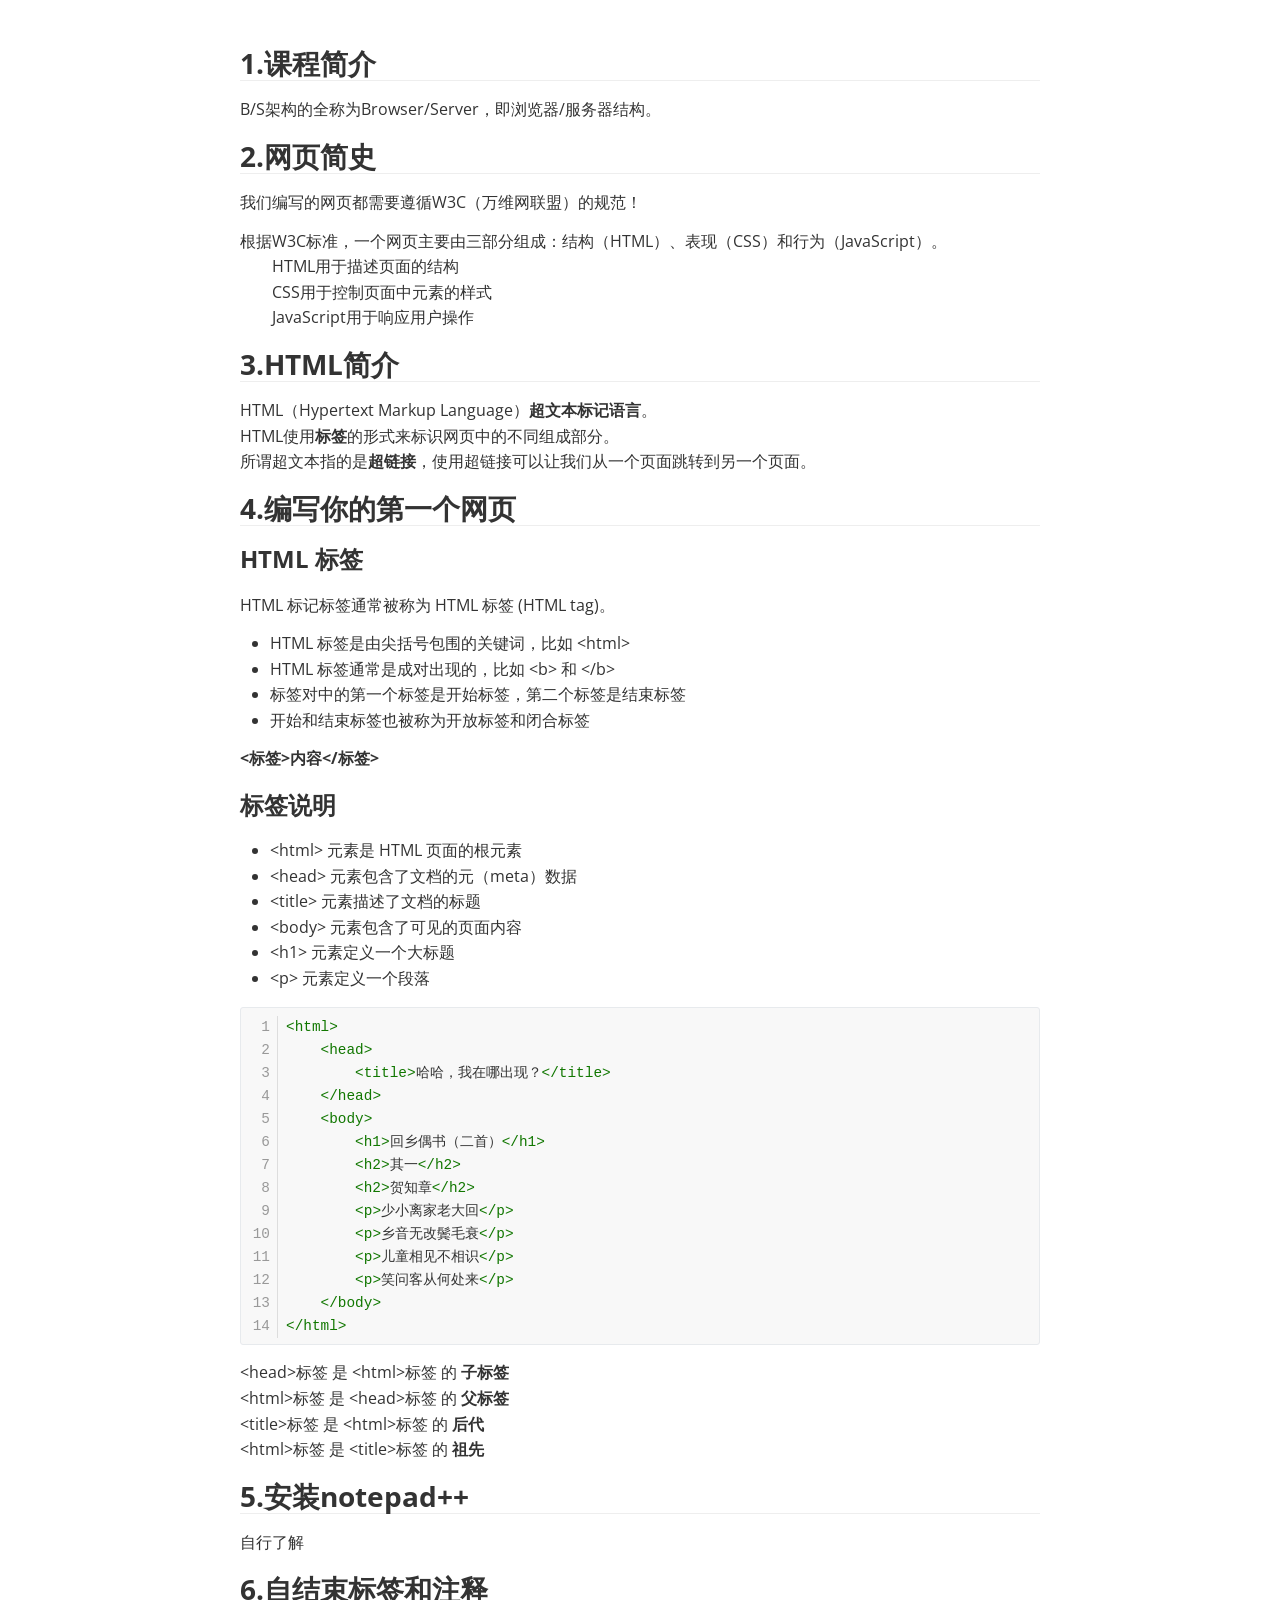
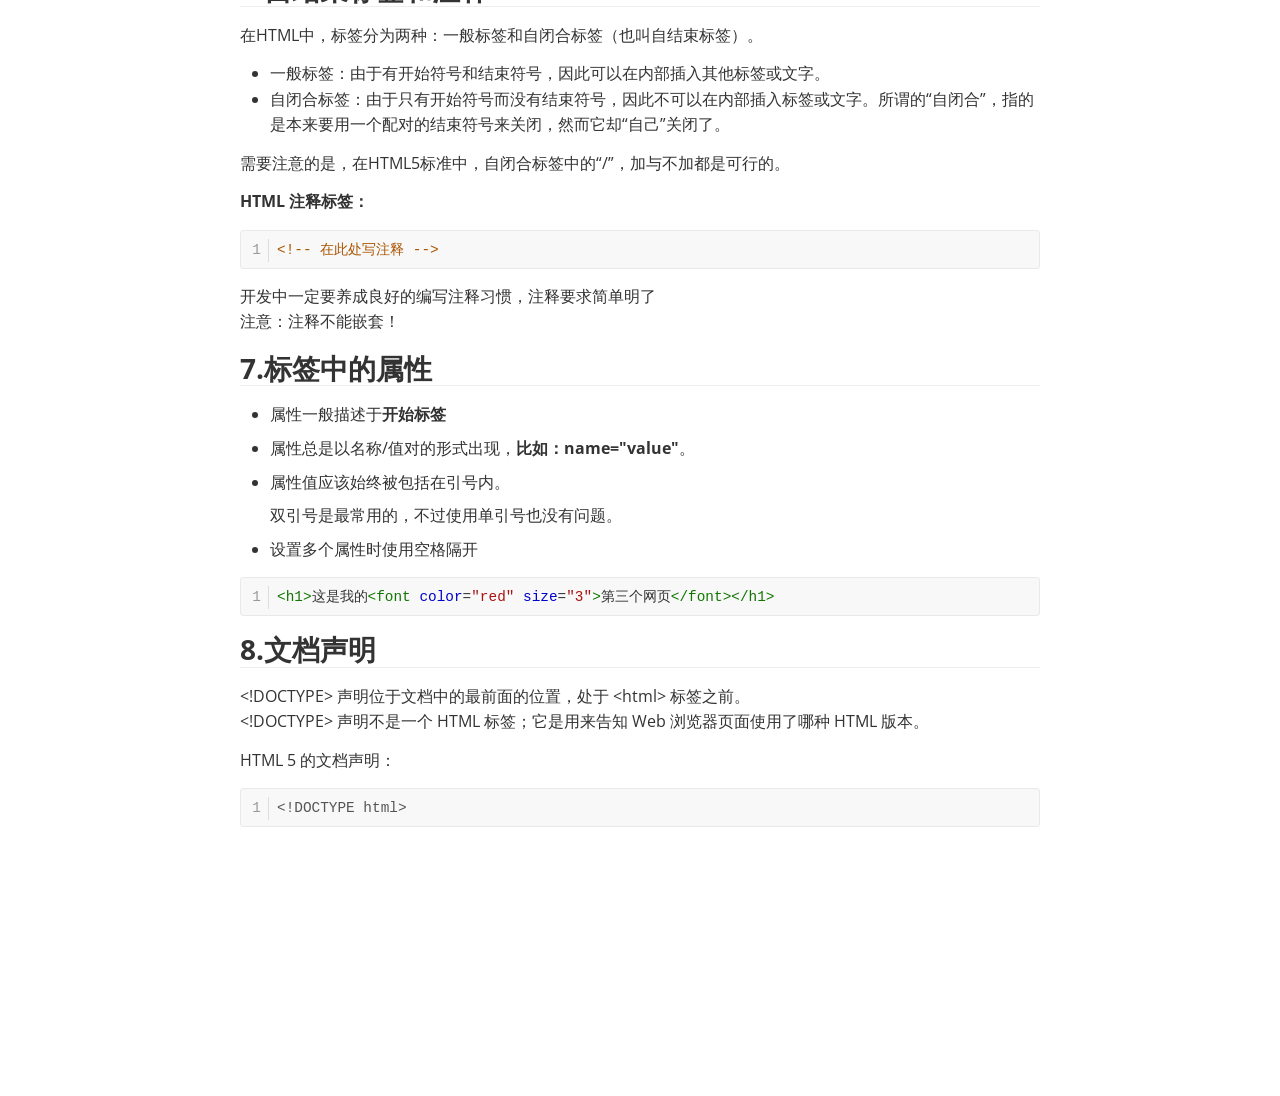
<file: index.html>
<!doctype html>
<html>
<head>
<meta charset='UTF-8'><meta name='viewport' content='width=device-width initial-scale=1'>

<link href='https://fonts.loli.net/css?family=Open+Sans:400italic,700italic,700,400&subset=latin,latin-ext' rel='stylesheet' type='text/css' /><style type='text/css'>html {overflow-x: initial !important;}:root { --bg-color:#ffffff; --text-color:#333333; --select-text-bg-color:#B5D6FC; --select-text-font-color:auto; --monospace:"Lucida Console",Consolas,"Courier",monospace; --title-bar-height:20px; }
.mac-os-11 { --title-bar-height:28px; }
html { font-size: 14px; background-color: var(--bg-color); color: var(--text-color); font-family: "Helvetica Neue", Helvetica, Arial, sans-serif; -webkit-font-smoothing: antialiased; }
body { margin: 0px; padding: 0px; height: auto; inset: 0px; font-size: 1rem; line-height: 1.42857; overflow-x: hidden; background: inherit; tab-size: 4; }
iframe { margin: auto; }
a.url { word-break: break-all; }
a:active, a:hover { outline: 0px; }
.in-text-selection, ::selection { text-shadow: none; background: var(--select-text-bg-color); color: var(--select-text-font-color); }
#write { margin: 0px auto; height: auto; width: inherit; word-break: normal; overflow-wrap: break-word; position: relative; white-space: normal; overflow-x: visible; padding-top: 36px; }
#write.first-line-indent p { text-indent: 2em; }
#write.first-line-indent li p, #write.first-line-indent p * { text-indent: 0px; }
#write.first-line-indent li { margin-left: 2em; }
.for-image #write { padding-left: 8px; padding-right: 8px; }
body.typora-export { padding-left: 30px; padding-right: 30px; }
.typora-export .footnote-line, .typora-export li, .typora-export p { white-space: pre-wrap; }
.typora-export .task-list-item input { pointer-events: none; }
@media screen and (max-width: 500px) {
  body.typora-export { padding-left: 0px; padding-right: 0px; }
  #write { padding-left: 20px; padding-right: 20px; }
}
#write li > figure:last-child { margin-bottom: 0.5rem; }
#write ol, #write ul { position: relative; }
img { max-width: 100%; vertical-align: middle; image-orientation: from-image; }
button, input, select, textarea { color: inherit; font: inherit; }
input[type="checkbox"], input[type="radio"] { line-height: normal; padding: 0px; }
*, ::after, ::before { box-sizing: border-box; }
#write h1, #write h2, #write h3, #write h4, #write h5, #write h6, #write p, #write pre { width: inherit; }
#write h1, #write h2, #write h3, #write h4, #write h5, #write h6, #write p { position: relative; }
p { line-height: inherit; }
h1, h2, h3, h4, h5, h6 { break-after: avoid-page; break-inside: avoid; orphans: 4; }
p { orphans: 4; }
h1 { font-size: 2rem; }
h2 { font-size: 1.8rem; }
h3 { font-size: 1.6rem; }
h4 { font-size: 1.4rem; }
h5 { font-size: 1.2rem; }
h6 { font-size: 1rem; }
.md-math-block, .md-rawblock, h1, h2, h3, h4, h5, h6, p { margin-top: 1rem; margin-bottom: 1rem; }
.hidden { display: none; }
.md-blockmeta { color: rgb(204, 204, 204); font-weight: 700; font-style: italic; }
a { cursor: pointer; }
sup.md-footnote { padding: 2px 4px; background-color: rgba(238, 238, 238, 0.7); color: rgb(85, 85, 85); border-radius: 4px; cursor: pointer; }
sup.md-footnote a, sup.md-footnote a:hover { color: inherit; text-transform: inherit; text-decoration: inherit; }
#write input[type="checkbox"] { cursor: pointer; width: inherit; height: inherit; }
figure { overflow-x: auto; margin: 1.2em 0px; max-width: calc(100% + 16px); padding: 0px; }
figure > table { margin: 0px; }
thead, tr { break-inside: avoid; break-after: auto; }
thead { display: table-header-group; }
table { border-collapse: collapse; border-spacing: 0px; width: 100%; overflow: auto; break-inside: auto; text-align: left; }
table.md-table td { min-width: 32px; }
.CodeMirror-gutters { border-right: 0px; background-color: inherit; }
.CodeMirror-linenumber { user-select: none; }
.CodeMirror { text-align: left; }
.CodeMirror-placeholder { opacity: 0.3; }
.CodeMirror pre { padding: 0px 4px; }
.CodeMirror-lines { padding: 0px; }
div.hr:focus { cursor: none; }
#write pre { white-space: pre-wrap; }
#write.fences-no-line-wrapping pre { white-space: pre; }
#write pre.ty-contain-cm { white-space: normal; }
.CodeMirror-gutters { margin-right: 4px; }
.md-fences { font-size: 0.9rem; display: block; break-inside: avoid; text-align: left; overflow: visible; white-space: pre; background: inherit; position: relative !important; }
.md-fences-adv-panel { width: 100%; margin-top: 10px; text-align: center; padding-top: 0px; padding-bottom: 8px; overflow-x: auto; }
#write .md-fences.mock-cm { white-space: pre-wrap; }
.md-fences.md-fences-with-lineno { padding-left: 0px; }
#write.fences-no-line-wrapping .md-fences.mock-cm { white-space: pre; overflow-x: auto; }
.md-fences.mock-cm.md-fences-with-lineno { padding-left: 8px; }
.CodeMirror-line, twitterwidget { break-inside: avoid; }
svg { break-inside: avoid; }
.footnotes { opacity: 0.8; font-size: 0.9rem; margin-top: 1em; margin-bottom: 1em; }
.footnotes + .footnotes { margin-top: 0px; }
.md-reset { margin: 0px; padding: 0px; border: 0px; outline: 0px; vertical-align: top; background: 0px 0px; text-decoration: none; text-shadow: none; float: none; position: static; width: auto; height: auto; white-space: nowrap; cursor: inherit; -webkit-tap-highlight-color: transparent; line-height: normal; font-weight: 400; text-align: left; box-sizing: content-box; direction: ltr; }
li div { padding-top: 0px; }
blockquote { margin: 1rem 0px; }
li .mathjax-block, li p { margin: 0.5rem 0px; }
li blockquote { margin: 1rem 0px; }
li { margin: 0px; position: relative; }
blockquote > :last-child { margin-bottom: 0px; }
blockquote > :first-child, li > :first-child { margin-top: 0px; }
.footnotes-area { color: rgb(136, 136, 136); margin-top: 0.714rem; padding-bottom: 0.143rem; white-space: normal; }
#write .footnote-line { white-space: pre-wrap; }
@media print {
  body, html { border: 1px solid transparent; height: 99%; break-after: avoid; break-before: avoid; font-variant-ligatures: no-common-ligatures; }
  #write { margin-top: 0px; padding-top: 0px; border-color: transparent !important; padding-bottom: 0px !important; }
  .typora-export * { -webkit-print-color-adjust: exact; }
  .typora-export #write { break-after: avoid; }
  .typora-export #write::after { height: 0px; }
  .is-mac table { break-inside: avoid; }
  .typora-export-show-outline .typora-export-sidebar { display: none; }
}
.footnote-line { margin-top: 0.714em; font-size: 0.7em; }
a img, img a { cursor: pointer; }
pre.md-meta-block { font-size: 0.8rem; min-height: 0.8rem; white-space: pre-wrap; background: rgb(204, 204, 204); display: block; overflow-x: hidden; }
p > .md-image:only-child:not(.md-img-error) img, p > img:only-child { display: block; margin: auto; }
#write.first-line-indent p > .md-image:only-child:not(.md-img-error) img { left: -2em; position: relative; }
p > .md-image:only-child { display: inline-block; width: 100%; }
#write .MathJax_Display { margin: 0.8em 0px 0px; }
.md-math-block { width: 100%; }
.md-math-block:not(:empty)::after { display: none; }
.MathJax_ref { fill: currentcolor; }
[contenteditable="true"]:active, [contenteditable="true"]:focus, [contenteditable="false"]:active, [contenteditable="false"]:focus { outline: 0px; box-shadow: none; }
.md-task-list-item { position: relative; list-style-type: none; }
.task-list-item.md-task-list-item { padding-left: 0px; }
.md-task-list-item > input { position: absolute; top: 0px; left: 0px; margin-left: -1.2em; margin-top: calc(1em - 10px); border: none; }
.math { font-size: 1rem; }
.md-toc { min-height: 3.58rem; position: relative; font-size: 0.9rem; border-radius: 10px; }
.md-toc-content { position: relative; margin-left: 0px; }
.md-toc-content::after, .md-toc::after { display: none; }
.md-toc-item { display: block; color: rgb(65, 131, 196); }
.md-toc-item a { text-decoration: none; }
.md-toc-inner:hover { text-decoration: underline; }
.md-toc-inner { display: inline-block; cursor: pointer; }
.md-toc-h1 .md-toc-inner { margin-left: 0px; font-weight: 700; }
.md-toc-h2 .md-toc-inner { margin-left: 2em; }
.md-toc-h3 .md-toc-inner { margin-left: 4em; }
.md-toc-h4 .md-toc-inner { margin-left: 6em; }
.md-toc-h5 .md-toc-inner { margin-left: 8em; }
.md-toc-h6 .md-toc-inner { margin-left: 10em; }
@media screen and (max-width: 48em) {
  .md-toc-h3 .md-toc-inner { margin-left: 3.5em; }
  .md-toc-h4 .md-toc-inner { margin-left: 5em; }
  .md-toc-h5 .md-toc-inner { margin-left: 6.5em; }
  .md-toc-h6 .md-toc-inner { margin-left: 8em; }
}
a.md-toc-inner { font-size: inherit; font-style: inherit; font-weight: inherit; line-height: inherit; }
.footnote-line a:not(.reversefootnote) { color: inherit; }
.reversefootnote { font-family: ui-monospace, sans-serif; }
.md-attr { display: none; }
.md-fn-count::after { content: "."; }
code, pre, samp, tt { font-family: var(--monospace); }
kbd { margin: 0px 0.1em; padding: 0.1em 0.6em; font-size: 0.8em; color: rgb(36, 39, 41); background: rgb(255, 255, 255); border: 1px solid rgb(173, 179, 185); border-radius: 3px; box-shadow: rgba(12, 13, 14, 0.2) 0px 1px 0px, rgb(255, 255, 255) 0px 0px 0px 2px inset; white-space: nowrap; vertical-align: middle; }
.md-comment { color: rgb(162, 127, 3); opacity: 0.6; font-family: var(--monospace); }
code { text-align: left; vertical-align: initial; }
a.md-print-anchor { white-space: pre !important; border-width: initial !important; border-style: none !important; border-color: initial !important; display: inline-block !important; position: absolute !important; width: 1px !important; right: 0px !important; outline: 0px !important; background: 0px 0px !important; text-decoration: initial !important; text-shadow: initial !important; }
.os-windows.monocolor-emoji .md-emoji { font-family: "Segoe UI Symbol", sans-serif; }
.md-diagram-panel > svg { max-width: 100%; }
[lang="flow"] svg, [lang="mermaid"] svg { max-width: 100%; height: auto; }
[lang="mermaid"] .node text { font-size: 1rem; }
table tr th { border-bottom: 0px; }
video { max-width: 100%; display: block; margin: 0px auto; }
iframe { max-width: 100%; width: 100%; border: none; }
.highlight td, .highlight tr { border: 0px; }
mark { background: rgb(255, 255, 0); color: rgb(0, 0, 0); }
.md-html-inline .md-plain, .md-html-inline strong, mark .md-inline-math, mark strong { color: inherit; }
.md-expand mark .md-meta { opacity: 0.3 !important; }
mark .md-meta { color: rgb(0, 0, 0); }
@media print {
  .typora-export h1, .typora-export h2, .typora-export h3, .typora-export h4, .typora-export h5, .typora-export h6 { break-inside: avoid; }
}
.md-diagram-panel .messageText { stroke: none !important; }
.md-diagram-panel .start-state { fill: var(--node-fill); }
.md-diagram-panel .edgeLabel rect { opacity: 1 !important; }
.md-fences.md-fences-math { font-size: 1em; }
.md-fences-advanced:not(.md-focus) { padding: 0px; white-space: nowrap; border: 0px; }
.md-fences-advanced:not(.md-focus) { background: inherit; }
.typora-export-show-outline .typora-export-content { max-width: 1440px; margin: auto; display: flex; flex-direction: row; }
.typora-export-sidebar { width: 300px; font-size: 0.8rem; margin-top: 80px; margin-right: 18px; }
.typora-export-show-outline #write { --webkit-flex:2; flex: 2 1 0%; }
.typora-export-sidebar .outline-content { position: fixed; top: 0px; max-height: 100%; overflow: hidden auto; padding-bottom: 30px; padding-top: 60px; width: 300px; }
@media screen and (max-width: 1024px) {
  .typora-export-sidebar, .typora-export-sidebar .outline-content { width: 240px; }
}
@media screen and (max-width: 800px) {
  .typora-export-sidebar { display: none; }
}
.outline-content li, .outline-content ul { margin-left: 0px; margin-right: 0px; padding-left: 0px; padding-right: 0px; list-style: none; }
.outline-content ul { margin-top: 0px; margin-bottom: 0px; }
.outline-content strong { font-weight: 400; }
.outline-expander { width: 1rem; height: 1.42857rem; position: relative; display: table-cell; vertical-align: middle; cursor: pointer; padding-left: 4px; }
.outline-expander::before { content: ""; position: relative; font-family: Ionicons; display: inline-block; font-size: 8px; vertical-align: middle; }
.outline-item { padding-top: 3px; padding-bottom: 3px; cursor: pointer; }
.outline-expander:hover::before { content: ""; }
.outline-h1 > .outline-item { padding-left: 0px; }
.outline-h2 > .outline-item { padding-left: 1em; }
.outline-h3 > .outline-item { padding-left: 2em; }
.outline-h4 > .outline-item { padding-left: 3em; }
.outline-h5 > .outline-item { padding-left: 4em; }
.outline-h6 > .outline-item { padding-left: 5em; }
.outline-label { cursor: pointer; display: table-cell; vertical-align: middle; text-decoration: none; color: inherit; }
.outline-label:hover { text-decoration: underline; }
.outline-item:hover { border-color: rgb(245, 245, 245); background-color: var(--item-hover-bg-color); }
.outline-item:hover { margin-left: -28px; margin-right: -28px; border-left: 28px solid transparent; border-right: 28px solid transparent; }
.outline-item-single .outline-expander::before, .outline-item-single .outline-expander:hover::before { display: none; }
.outline-item-open > .outline-item > .outline-expander::before { content: ""; }
.outline-children { display: none; }
.info-panel-tab-wrapper { display: none; }
.outline-item-open > .outline-children { display: block; }
.typora-export .outline-item { padding-top: 1px; padding-bottom: 1px; }
.typora-export .outline-item:hover { margin-right: -8px; border-right: 8px solid transparent; }
.typora-export .outline-expander::before { content: "+"; font-family: inherit; top: -1px; }
.typora-export .outline-expander:hover::before, .typora-export .outline-item-open > .outline-item > .outline-expander::before { content: "−"; }
.typora-export-collapse-outline .outline-children { display: none; }
.typora-export-collapse-outline .outline-item-open > .outline-children, .typora-export-no-collapse-outline .outline-children { display: block; }
.typora-export-no-collapse-outline .outline-expander::before { content: "" !important; }
.typora-export-show-outline .outline-item-active > .outline-item .outline-label { font-weight: 700; }
.md-inline-math-container mjx-container { zoom: 0.95; }


.CodeMirror { height: auto; }
.CodeMirror.cm-s-inner { background: inherit; }
.CodeMirror-scroll { overflow: auto hidden; z-index: 3; }
.CodeMirror-gutter-filler, .CodeMirror-scrollbar-filler { background-color: rgb(255, 255, 255); }
.CodeMirror-gutters { border-right: 1px solid rgb(221, 221, 221); background: inherit; white-space: nowrap; }
.CodeMirror-linenumber { padding: 0px 3px 0px 5px; text-align: right; color: rgb(153, 153, 153); }
.cm-s-inner .cm-keyword { color: rgb(119, 0, 136); }
.cm-s-inner .cm-atom, .cm-s-inner.cm-atom { color: rgb(34, 17, 153); }
.cm-s-inner .cm-number { color: rgb(17, 102, 68); }
.cm-s-inner .cm-def { color: rgb(0, 0, 255); }
.cm-s-inner .cm-variable { color: rgb(0, 0, 0); }
.cm-s-inner .cm-variable-2 { color: rgb(0, 85, 170); }
.cm-s-inner .cm-variable-3 { color: rgb(0, 136, 85); }
.cm-s-inner .cm-string { color: rgb(170, 17, 17); }
.cm-s-inner .cm-property { color: rgb(0, 0, 0); }
.cm-s-inner .cm-operator { color: rgb(152, 26, 26); }
.cm-s-inner .cm-comment, .cm-s-inner.cm-comment { color: rgb(170, 85, 0); }
.cm-s-inner .cm-string-2 { color: rgb(255, 85, 0); }
.cm-s-inner .cm-meta { color: rgb(85, 85, 85); }
.cm-s-inner .cm-qualifier { color: rgb(85, 85, 85); }
.cm-s-inner .cm-builtin { color: rgb(51, 0, 170); }
.cm-s-inner .cm-bracket { color: rgb(153, 153, 119); }
.cm-s-inner .cm-tag { color: rgb(17, 119, 0); }
.cm-s-inner .cm-attribute { color: rgb(0, 0, 204); }
.cm-s-inner .cm-header, .cm-s-inner.cm-header { color: rgb(0, 0, 255); }
.cm-s-inner .cm-quote, .cm-s-inner.cm-quote { color: rgb(0, 153, 0); }
.cm-s-inner .cm-hr, .cm-s-inner.cm-hr { color: rgb(153, 153, 153); }
.cm-s-inner .cm-link, .cm-s-inner.cm-link { color: rgb(0, 0, 204); }
.cm-negative { color: rgb(221, 68, 68); }
.cm-positive { color: rgb(34, 153, 34); }
.cm-header, .cm-strong { font-weight: 700; }
.cm-del { text-decoration: line-through; }
.cm-em { font-style: italic; }
.cm-link { text-decoration: underline; }
.cm-error { color: red; }
.cm-invalidchar { color: red; }
.cm-constant { color: rgb(38, 139, 210); }
.cm-defined { color: rgb(181, 137, 0); }
div.CodeMirror span.CodeMirror-matchingbracket { color: rgb(0, 255, 0); }
div.CodeMirror span.CodeMirror-nonmatchingbracket { color: rgb(255, 34, 34); }
.cm-s-inner .CodeMirror-activeline-background { background: inherit; }
.CodeMirror { position: relative; overflow: hidden; }
.CodeMirror-scroll { height: 100%; outline: 0px; position: relative; box-sizing: content-box; background: inherit; }
.CodeMirror-sizer { position: relative; }
.CodeMirror-gutter-filler, .CodeMirror-hscrollbar, .CodeMirror-scrollbar-filler, .CodeMirror-vscrollbar { position: absolute; z-index: 6; display: none; outline: 0px; }
.CodeMirror-vscrollbar { right: 0px; top: 0px; overflow: hidden; }
.CodeMirror-hscrollbar { bottom: 0px; left: 0px; overflow: auto hidden; }
.CodeMirror-scrollbar-filler { right: 0px; bottom: 0px; }
.CodeMirror-gutter-filler { left: 0px; bottom: 0px; }
.CodeMirror-gutters { position: absolute; left: 0px; top: 0px; padding-bottom: 10px; z-index: 3; overflow-y: hidden; }
.CodeMirror-gutter { white-space: normal; height: 100%; box-sizing: content-box; padding-bottom: 30px; margin-bottom: -32px; display: inline-block; }
.CodeMirror-gutter-wrapper { position: absolute; z-index: 4; background: 0px 0px !important; border: none !important; }
.CodeMirror-gutter-background { position: absolute; top: 0px; bottom: 0px; z-index: 4; }
.CodeMirror-gutter-elt { position: absolute; cursor: default; z-index: 4; }
.CodeMirror-lines { cursor: text; }
.CodeMirror pre { border-radius: 0px; border-width: 0px; background: 0px 0px; font-family: inherit; font-size: inherit; margin: 0px; white-space: pre; overflow-wrap: normal; color: inherit; z-index: 2; position: relative; overflow: visible; }
.CodeMirror-wrap pre { overflow-wrap: break-word; white-space: pre-wrap; word-break: normal; }
.CodeMirror-code pre { border-right: 30px solid transparent; width: fit-content; }
.CodeMirror-wrap .CodeMirror-code pre { border-right: none; width: auto; }
.CodeMirror-linebackground { position: absolute; inset: 0px; z-index: 0; }
.CodeMirror-linewidget { position: relative; z-index: 2; overflow: auto; }
.CodeMirror-wrap .CodeMirror-scroll { overflow-x: hidden; }
.CodeMirror-measure { position: absolute; width: 100%; height: 0px; overflow: hidden; visibility: hidden; }
.CodeMirror-measure pre { position: static; }
.CodeMirror div.CodeMirror-cursor { position: absolute; visibility: hidden; border-right: none; width: 0px; }
.CodeMirror div.CodeMirror-cursor { visibility: hidden; }
.CodeMirror-focused div.CodeMirror-cursor { visibility: inherit; }
.cm-searching { background: rgba(255, 255, 0, 0.4); }
span.cm-underlined { text-decoration: underline; }
span.cm-strikethrough { text-decoration: line-through; }
.cm-tw-syntaxerror { color: rgb(255, 255, 255); background-color: rgb(153, 0, 0); }
.cm-tw-deleted { text-decoration: line-through; }
.cm-tw-header5 { font-weight: 700; }
.cm-tw-listitem:first-child { padding-left: 10px; }
.cm-tw-box { border-style: solid; border-right-width: 1px; border-bottom-width: 1px; border-left-width: 1px; border-color: inherit; border-top-width: 0px !important; }
.cm-tw-underline { text-decoration: underline; }
@media print {
  .CodeMirror div.CodeMirror-cursor { visibility: hidden; }
}


:root {
    --side-bar-bg-color: #fafafa;
    --control-text-color: #777;
}

@include-when-export url(https://fonts.loli.net/css?family=Open+Sans:400italic,700italic,700,400&subset=latin,latin-ext);

/* open-sans-regular - latin-ext_latin */
  /* open-sans-italic - latin-ext_latin */
    /* open-sans-700 - latin-ext_latin */
    /* open-sans-700italic - latin-ext_latin */
  html {
    font-size: 16px;
    -webkit-font-smoothing: antialiased;
}

body {
    font-family: "Open Sans","Clear Sans", "Helvetica Neue", Helvetica, Arial, 'Segoe UI Emoji', sans-serif;
    color: rgb(51, 51, 51);
    line-height: 1.6;
}

#write {
    max-width: 860px;
  	margin: 0 auto;
  	padding: 30px;
    padding-bottom: 100px;
}

@media only screen and (min-width: 1400px) {
	#write {
		max-width: 1024px;
	}
}

@media only screen and (min-width: 1800px) {
	#write {
		max-width: 1200px;
	}
}

#write > ul:first-child,
#write > ol:first-child{
    margin-top: 30px;
}

a {
    color: #4183C4;
}
h1,
h2,
h3,
h4,
h5,
h6 {
    position: relative;
    margin-top: 1rem;
    margin-bottom: 1rem;
    font-weight: bold;
    line-height: 1.4;
    cursor: text;
}
h1:hover a.anchor,
h2:hover a.anchor,
h3:hover a.anchor,
h4:hover a.anchor,
h5:hover a.anchor,
h6:hover a.anchor {
    text-decoration: none;
}
h1 tt,
h1 code {
    font-size: inherit;
}
h2 tt,
h2 code {
    font-size: inherit;
}
h3 tt,
h3 code {
    font-size: inherit;
}
h4 tt,
h4 code {
    font-size: inherit;
}
h5 tt,
h5 code {
    font-size: inherit;
}
h6 tt,
h6 code {
    font-size: inherit;
}
h1 {
    font-size: 2.25em;
    line-height: 1.2;
    border-bottom: 1px solid #eee;
}
h2 {
    font-size: 1.75em;
    line-height: 1.225;
    border-bottom: 1px solid #eee;
}

/*@media print {
    .typora-export h1,
    .typora-export h2 {
        border-bottom: none;
        padding-bottom: initial;
    }

    .typora-export h1::after,
    .typora-export h2::after {
        content: "";
        display: block;
        height: 100px;
        margin-top: -96px;
        border-top: 1px solid #eee;
    }
}*/

h3 {
    font-size: 1.5em;
    line-height: 1.43;
}
h4 {
    font-size: 1.25em;
}
h5 {
    font-size: 1em;
}
h6 {
   font-size: 1em;
    color: #777;
}
p,
blockquote,
ul,
ol,
dl,
table{
    margin: 0.8em 0;
}
li>ol,
li>ul {
    margin: 0 0;
}
hr {
    height: 2px;
    padding: 0;
    margin: 16px 0;
    background-color: #e7e7e7;
    border: 0 none;
    overflow: hidden;
    box-sizing: content-box;
}

li p.first {
    display: inline-block;
}
ul,
ol {
    padding-left: 30px;
}
ul:first-child,
ol:first-child {
    margin-top: 0;
}
ul:last-child,
ol:last-child {
    margin-bottom: 0;
}
blockquote {
    border-left: 4px solid #dfe2e5;
    padding: 0 15px;
    color: #777777;
}
blockquote blockquote {
    padding-right: 0;
}
table {
    padding: 0;
    word-break: initial;
}
table tr {
    border: 1px solid #dfe2e5;
    margin: 0;
    padding: 0;
}
table tr:nth-child(2n),
thead {
    background-color: #f8f8f8;
}
table th {
    font-weight: bold;
    border: 1px solid #dfe2e5;
    border-bottom: 0;
    margin: 0;
    padding: 6px 13px;
}
table td {
    border: 1px solid #dfe2e5;
    margin: 0;
    padding: 6px 13px;
}
table th:first-child,
table td:first-child {
    margin-top: 0;
}
table th:last-child,
table td:last-child {
    margin-bottom: 0;
}

.CodeMirror-lines {
    padding-left: 4px;
}

.code-tooltip {
    box-shadow: 0 1px 1px 0 rgba(0,28,36,.3);
    border-top: 1px solid #eef2f2;
}

.md-fences,
code,
tt {
    border: 1px solid #e7eaed;
    background-color: #f8f8f8;
    border-radius: 3px;
    padding: 0;
    padding: 2px 4px 0px 4px;
    font-size: 0.9em;
}

code {
    background-color: #f3f4f4;
    padding: 0 2px 0 2px;
}

.md-fences {
    margin-bottom: 15px;
    margin-top: 15px;
    padding-top: 8px;
    padding-bottom: 6px;
}


.md-task-list-item > input {
  margin-left: -1.3em;
}

@media print {
    html {
        font-size: 13px;
    }
    pre {
        page-break-inside: avoid;
        word-wrap: break-word;
    }
}

.md-fences {
	background-color: #f8f8f8;
}
#write pre.md-meta-block {
	padding: 1rem;
    font-size: 85%;
    line-height: 1.45;
    background-color: #f7f7f7;
    border: 0;
    border-radius: 3px;
    color: #777777;
    margin-top: 0 !important;
}

.mathjax-block>.code-tooltip {
	bottom: .375rem;
}

.md-mathjax-midline {
    background: #fafafa;
}

#write>h3.md-focus:before{
	left: -1.5625rem;
	top: .375rem;
}
#write>h4.md-focus:before{
	left: -1.5625rem;
	top: .285714286rem;
}
#write>h5.md-focus:before{
	left: -1.5625rem;
	top: .285714286rem;
}
#write>h6.md-focus:before{
	left: -1.5625rem;
	top: .285714286rem;
}
.md-image>.md-meta {
    /*border: 1px solid #ddd;*/
    border-radius: 3px;
    padding: 2px 0px 0px 4px;
    font-size: 0.9em;
    color: inherit;
}

.md-tag {
    color: #a7a7a7;
    opacity: 1;
}

.md-toc { 
    margin-top:20px;
    padding-bottom:20px;
}

.sidebar-tabs {
    border-bottom: none;
}

#typora-quick-open {
    border: 1px solid #ddd;
    background-color: #f8f8f8;
}

#typora-quick-open-item {
    background-color: #FAFAFA;
    border-color: #FEFEFE #e5e5e5 #e5e5e5 #eee;
    border-style: solid;
    border-width: 1px;
}

/** focus mode */
.on-focus-mode blockquote {
    border-left-color: rgba(85, 85, 85, 0.12);
}

header, .context-menu, .megamenu-content, footer{
    font-family: "Segoe UI", "Arial", sans-serif;
}

.file-node-content:hover .file-node-icon,
.file-node-content:hover .file-node-open-state{
    visibility: visible;
}

.mac-seamless-mode #typora-sidebar {
    background-color: #fafafa;
    background-color: var(--side-bar-bg-color);
}

.md-lang {
    color: #b4654d;
}

/*.html-for-mac {
    --item-hover-bg-color: #E6F0FE;
}*/

#md-notification .btn {
    border: 0;
}

.dropdown-menu .divider {
    border-color: #e5e5e5;
    opacity: 0.4;
}

.ty-preferences .window-content {
    background-color: #fafafa;
}

.ty-preferences .nav-group-item.active {
    color: white;
    background: #999;
}

.menu-item-container a.menu-style-btn {
    background-color: #f5f8fa;
    background-image: linear-gradient( 180deg , hsla(0, 0%, 100%, 0.8), hsla(0, 0%, 100%, 0)); 
}



</style><title>1.HTML5+CSS3基础教程</title>
</head>
<body class='typora-export os-windows'><div class='typora-export-content'>
<div id='write'  class=''><h2 id='1课程简介'><span>1.课程简介</span></h2><p><span>B/S架构的全称为Browser/Server，即浏览器/服务器结构。</span></p><h2 id='2网页简史'><span>2.网页简史</span></h2><p><span>我们编写的网页都需要遵循W3C（万维网联盟）的规范！</span></p><p><span>根据W3C标准，一个网页主要由三部分组成：结构（HTML）、表现（CSS）和行为（JavaScript）。</span>
<span>		</span><span>HTML用于描述页面的结构</span>
<span>		</span><span>CSS用于控制页面中元素的样式</span>
<span>		</span><span>JavaScript用于响应用户操作</span></p><h2 id='3html简介'><span>3.HTML简介</span></h2><p><span>HTML（Hypertext Markup Language）</span><strong><span>超文本标记语言</span></strong><span>。</span>
<span>HTML使用</span><strong><span>标签</span></strong><span>的形式来标识网页中的不同组成部分。</span>
<span>所谓超文本指的是</span><strong><span>超链接</span></strong><span>，使用超链接可以让我们从一个页面跳转到另一个页面。</span></p><h2 id='4编写你的第一个网页'><span>4.编写你的第一个网页</span></h2><h3 id='html-标签'><span>HTML 标签</span></h3><p><span>HTML 标记标签通常被称为 HTML 标签 (HTML tag)。</span></p><ul><li><span>HTML 标签是由尖括号包围的关键词，比如 </span><span>&lt;</span><span>html&gt;</span></li><li><span>HTML 标签通常是成对出现的，比如 </span><span>&lt;</span><span>b&gt; 和 </span><span>&lt;</span><span>/b&gt;</span></li><li><span>标签对中的第一个标签是开始标签，第二个标签是结束标签</span></li><li><span>开始和结束标签也被称为开放标签和闭合标签</span></li></ul><p><strong><span>&lt;标签&gt;内容&lt;/标签&gt;</span></strong></p><h3 id='标签说明'><span>标签说明</span></h3><ul><li><span>&lt;</span><span>html&gt; 元素是 HTML 页面的根元素</span></li><li><span>&lt;</span><span>head&gt; 元素包含了文档的元（meta）数据</span></li><li><span>&lt;</span><span>title&gt; 元素描述了文档的标题</span></li><li><span>&lt;</span><span>body&gt; 元素包含了可见的页面内容</span></li><li><span>&lt;</span><span>h1&gt; 元素定义一个大标题</span></li><li><span>&lt;</span><span>p&gt; 元素定义一个段落</span></li></ul><pre class="md-fences md-end-block md-fences-with-lineno ty-contain-cm modeLoaded" spellcheck="false" lang="html" style="break-inside: unset;"><div class="CodeMirror cm-s-inner cm-s-null-scroll CodeMirror-wrap" lang="html"><div style="overflow: hidden; position: relative; width: 3px; height: 0px; top: 9.51875px; left: 45px;"><textarea autocorrect="off" autocapitalize="off" spellcheck="false" tabindex="0" style="position: absolute; bottom: -1em; padding: 0px; width: 1000px; height: 1em; outline: none;"></textarea></div><div class="CodeMirror-scrollbar-filler" cm-not-content="true"></div><div class="CodeMirror-gutter-filler" cm-not-content="true"></div><div class="CodeMirror-scroll" tabindex="-1"><div class="CodeMirror-sizer" style="margin-left: 37px; margin-bottom: 0px; border-right-width: 0px; padding-right: 0px; padding-bottom: 0px;"><div style="position: relative; top: 0px;"><div class="CodeMirror-lines" role="presentation"><div role="presentation" style="position: relative; outline: none;"><div class="CodeMirror-measure"></div><div class="CodeMirror-measure"></div><div style="position: relative; z-index: 1;"></div><div class="CodeMirror-code" role="presentation" style=""><div class="CodeMirror-activeline" style="position: relative;"><div class="CodeMirror-activeline-background CodeMirror-linebackground"></div><div class="CodeMirror-gutter-background CodeMirror-activeline-gutter" style="left: -37px; width: 37px;"></div><div class="CodeMirror-gutter-wrapper CodeMirror-activeline-gutter" style="left: -37px;"><div class="CodeMirror-linenumber CodeMirror-gutter-elt CodeMirror-linenumber-show" style="left: 0px; width: 28px;">1</div></div><pre class=" CodeMirror-line " role="presentation"><span role="presentation" style="padding-right: 0.1px;"><span class="cm-tag cm-bracket">&lt;</span><span class="cm-tag">html</span><span class="cm-tag cm-bracket">&gt;</span></span></pre></div><div style="position: relative;"><div class="CodeMirror-gutter-wrapper" style="left: -37px;"><div class="CodeMirror-linenumber CodeMirror-gutter-elt" style="left: 0px; width: 28px;">2</div></div><pre class=" CodeMirror-line " role="presentation"><span role="presentation" style="padding-right: 0.1px;"><span class="cm-tab" role="presentation" cm-text="	">    </span><span class="cm-tag cm-bracket">&lt;</span><span class="cm-tag">head</span><span class="cm-tag cm-bracket">&gt;</span></span></pre></div><div style="position: relative;"><div class="CodeMirror-gutter-wrapper" style="left: -37px;"><div class="CodeMirror-linenumber CodeMirror-gutter-elt" style="left: 0px; width: 28px;">3</div></div><pre class=" CodeMirror-line " role="presentation"><span role="presentation" style="padding-right: 0.1px;"><span class="cm-tab" role="presentation" cm-text="	">    </span><span class="cm-tab" role="presentation" cm-text="	">    </span><span class="cm-tag cm-bracket">&lt;</span><span class="cm-tag">title</span><span class="cm-tag cm-bracket">&gt;</span>哈哈，我在哪出现？<span class="cm-tag cm-bracket">&lt;/</span><span class="cm-tag">title</span><span class="cm-tag cm-bracket">&gt;</span></span></pre></div><div style="position: relative;"><div class="CodeMirror-gutter-wrapper" style="left: -37px;"><div class="CodeMirror-linenumber CodeMirror-gutter-elt" style="left: 0px; width: 28px;">4</div></div><pre class=" CodeMirror-line " role="presentation"><span role="presentation" style="padding-right: 0.1px;"><span class="cm-tab" role="presentation" cm-text="	">    </span><span class="cm-tag cm-bracket">&lt;/</span><span class="cm-tag">head</span><span class="cm-tag cm-bracket">&gt;</span></span></pre></div><div style="position: relative;"><div class="CodeMirror-gutter-wrapper" style="left: -37px;"><div class="CodeMirror-linenumber CodeMirror-gutter-elt" style="left: 0px; width: 28px;">5</div></div><pre class=" CodeMirror-line " role="presentation"><span role="presentation" style="padding-right: 0.1px;"><span class="cm-tab" role="presentation" cm-text="	">    </span><span class="cm-tag cm-bracket">&lt;</span><span class="cm-tag">body</span><span class="cm-tag cm-bracket">&gt;</span></span></pre></div><div style="position: relative;"><div class="CodeMirror-gutter-wrapper" style="left: -37px;"><div class="CodeMirror-linenumber CodeMirror-gutter-elt" style="left: 0px; width: 28px;">6</div></div><pre class=" CodeMirror-line " role="presentation"><span role="presentation" style="padding-right: 0.1px;"><span class="cm-tab" role="presentation" cm-text="	">    </span><span class="cm-tab" role="presentation" cm-text="	">    </span><span class="cm-tag cm-bracket">&lt;</span><span class="cm-tag">h1</span><span class="cm-tag cm-bracket">&gt;</span>回乡偶书（二首）<span class="cm-tag cm-bracket">&lt;/</span><span class="cm-tag">h1</span><span class="cm-tag cm-bracket">&gt;</span></span></pre></div><div style="position: relative;"><div class="CodeMirror-gutter-wrapper" style="left: -37px;"><div class="CodeMirror-linenumber CodeMirror-gutter-elt" style="left: 0px; width: 28px;">7</div></div><pre class=" CodeMirror-line " role="presentation"><span role="presentation" style="padding-right: 0.1px;"><span class="cm-tab" role="presentation" cm-text="	">    </span><span class="cm-tab" role="presentation" cm-text="	">    </span><span class="cm-tag cm-bracket">&lt;</span><span class="cm-tag">h2</span><span class="cm-tag cm-bracket">&gt;</span>其一<span class="cm-tag cm-bracket">&lt;/</span><span class="cm-tag">h2</span><span class="cm-tag cm-bracket">&gt;</span></span></pre></div><div style="position: relative;"><div class="CodeMirror-gutter-wrapper" style="left: -37px;"><div class="CodeMirror-linenumber CodeMirror-gutter-elt" style="left: 0px; width: 28px;">8</div></div><pre class=" CodeMirror-line " role="presentation"><span role="presentation" style="padding-right: 0.1px;"><span class="cm-tab" role="presentation" cm-text="	">    </span><span class="cm-tab" role="presentation" cm-text="	">    </span><span class="cm-tag cm-bracket">&lt;</span><span class="cm-tag">h2</span><span class="cm-tag cm-bracket">&gt;</span>贺知章<span class="cm-tag cm-bracket">&lt;/</span><span class="cm-tag">h2</span><span class="cm-tag cm-bracket">&gt;</span></span></pre></div><div style="position: relative;"><div class="CodeMirror-gutter-wrapper" style="left: -37px;"><div class="CodeMirror-linenumber CodeMirror-gutter-elt" style="left: 0px; width: 28px;">9</div></div><pre class=" CodeMirror-line " role="presentation"><span role="presentation" style="padding-right: 0.1px;"><span class="cm-tab" role="presentation" cm-text="	">    </span><span class="cm-tab" role="presentation" cm-text="	">    </span><span class="cm-tag cm-bracket">&lt;</span><span class="cm-tag">p</span><span class="cm-tag cm-bracket">&gt;</span>少小离家老大回<span class="cm-tag cm-bracket">&lt;/</span><span class="cm-tag">p</span><span class="cm-tag cm-bracket">&gt;</span></span></pre></div><div style="position: relative;"><div class="CodeMirror-gutter-wrapper" style="left: -37px;"><div class="CodeMirror-linenumber CodeMirror-gutter-elt CodeMirror-linenumber-show" style="left: 0px; width: 28px;">10</div></div><pre class=" CodeMirror-line " role="presentation"><span role="presentation" style="padding-right: 0.1px;"><span class="cm-tab" role="presentation" cm-text="	">    </span><span class="cm-tab" role="presentation" cm-text="	">    </span><span class="cm-tag cm-bracket">&lt;</span><span class="cm-tag">p</span><span class="cm-tag cm-bracket">&gt;</span>乡音无改鬓毛衰<span class="cm-tag cm-bracket">&lt;/</span><span class="cm-tag">p</span><span class="cm-tag cm-bracket">&gt;</span></span></pre></div><div style="position: relative;"><div class="CodeMirror-gutter-wrapper" style="left: -37px;"><div class="CodeMirror-linenumber CodeMirror-gutter-elt" style="left: 0px; width: 28px;">11</div></div><pre class=" CodeMirror-line " role="presentation"><span role="presentation" style="padding-right: 0.1px;"><span class="cm-tab" role="presentation" cm-text="	">    </span><span class="cm-tab" role="presentation" cm-text="	">    </span><span class="cm-tag cm-bracket">&lt;</span><span class="cm-tag">p</span><span class="cm-tag cm-bracket">&gt;</span>儿童相见不相识<span class="cm-tag cm-bracket">&lt;/</span><span class="cm-tag">p</span><span class="cm-tag cm-bracket">&gt;</span></span></pre></div><div style="position: relative;"><div class="CodeMirror-gutter-wrapper" style="left: -37px;"><div class="CodeMirror-linenumber CodeMirror-gutter-elt" style="left: 0px; width: 28px;">12</div></div><pre class=" CodeMirror-line " role="presentation"><span role="presentation" style="padding-right: 0.1px;"><span class="cm-tab" role="presentation" cm-text="	">    </span><span class="cm-tab" role="presentation" cm-text="	">    </span><span class="cm-tag cm-bracket">&lt;</span><span class="cm-tag">p</span><span class="cm-tag cm-bracket">&gt;</span>笑问客从何处来<span class="cm-tag cm-bracket">&lt;/</span><span class="cm-tag">p</span><span class="cm-tag cm-bracket">&gt;</span></span></pre></div><div style="position: relative;"><div class="CodeMirror-gutter-wrapper" style="left: -37px;"><div class="CodeMirror-linenumber CodeMirror-gutter-elt" style="left: 0px; width: 28px;">13</div></div><pre class=" CodeMirror-line " role="presentation"><span role="presentation" style="padding-right: 0.1px;"><span class="cm-tab" role="presentation" cm-text="	">    </span><span class="cm-tag cm-bracket">&lt;/</span><span class="cm-tag">body</span><span class="cm-tag cm-bracket">&gt;</span></span></pre></div><div style="position: relative;"><div class="CodeMirror-gutter-wrapper" style="left: -37px;"><div class="CodeMirror-linenumber CodeMirror-gutter-elt CodeMirror-linenumber-show" style="left: 0px; width: 28px;">14</div></div><pre class=" CodeMirror-line " role="presentation"><span role="presentation" style="padding-right: 0.1px;"><span class="cm-tag cm-bracket">&lt;/</span><span class="cm-tag">html</span><span class="cm-tag cm-bracket">&gt;</span></span></pre></div></div></div></div></div></div><div style="position: absolute; height: 0px; width: 1px; border-bottom: 0px solid transparent; top: 323px;"></div><div class="CodeMirror-gutters" style="height: 323px;"><div class="CodeMirror-gutter CodeMirror-linenumbers" style="width: 36px;"></div></div></div></div></pre><p><span>&lt;</span><span>head&gt;标签 是 </span><span>&lt;</span><span>html&gt;标签 的 </span><strong><span>子标签</span></strong>
<span>&lt;</span><span>html&gt;标签 是 </span><span>&lt;</span><span>head&gt;标签 的 </span><strong><span>父标签</span></strong>
<span>&lt;</span><span>title&gt;标签 是 </span><span>&lt;</span><span>html&gt;标签 的 </span><strong><span>后代</span></strong>
<span>&lt;</span><span>html&gt;标签 是 </span><span>&lt;</span><span>title&gt;标签 的 </span><strong><span>祖先</span></strong></p><h2 id='5安装notepad'><span>5.安装notepad++</span></h2><p><span>自行了解</span></p><h2 id='6自结束标签和注释'><span>6.自结束标签和注释</span></h2><p><span>在HTML中，标签分为两种：一般标签和自闭合标签（也叫自结束标签）。</span></p><ul><li><span>一般标签：由于有开始符号和结束符号，因此可以在内部插入其他标签或文字。</span></li><li><span>自闭合标签：由于只有开始符号而没有结束符号，因此不可以在内部插入标签或文字。所谓的“自闭合”，指的是本来要用一个配对的结束符号来关闭，然而它却“自己”关闭了。</span></li></ul><p><span>需要注意的是，在HTML5标准中，自闭合标签中的“/”，加与不加都是可行的。</span></p><p><strong><span>HTML 注释标签：</span></strong></p><pre class="md-fences md-end-block md-fences-with-lineno ty-contain-cm modeLoaded" spellcheck="false" lang="html"><div class="CodeMirror cm-s-inner cm-s-null-scroll CodeMirror-wrap" lang="html"><div style="overflow: hidden; position: relative; width: 3px; height: 0px; top: 9.51875px; left: 36px;"><textarea autocorrect="off" autocapitalize="off" spellcheck="false" tabindex="0" style="position: absolute; bottom: -1em; padding: 0px; width: 1000px; height: 1em; outline: none;"></textarea></div><div class="CodeMirror-scrollbar-filler" cm-not-content="true"></div><div class="CodeMirror-gutter-filler" cm-not-content="true"></div><div class="CodeMirror-scroll" tabindex="-1"><div class="CodeMirror-sizer" style="margin-left: 28px; margin-bottom: 0px; border-right-width: 0px; padding-right: 0px; padding-bottom: 0px;"><div style="position: relative; top: 0px;"><div class="CodeMirror-lines" role="presentation"><div role="presentation" style="position: relative; outline: none;"><div class="CodeMirror-measure"><pre><span>xxxxxxxxxx</span></pre><div class="CodeMirror-linenumber CodeMirror-gutter-elt"><div>1</div></div></div><div class="CodeMirror-measure"></div><div style="position: relative; z-index: 1;"></div><div class="CodeMirror-code" role="presentation"><div class="CodeMirror-activeline" style="position: relative;"><div class="CodeMirror-activeline-background CodeMirror-linebackground"></div><div class="CodeMirror-gutter-background CodeMirror-activeline-gutter" style="left: -28px; width: 28px;"></div><div class="CodeMirror-gutter-wrapper CodeMirror-activeline-gutter" style="left: -28px;"><div class="CodeMirror-linenumber CodeMirror-gutter-elt CodeMirror-linenumber-show" style="left: 0px; width: 19px;">1</div></div><pre class=" CodeMirror-line " role="presentation"><span role="presentation" style="padding-right: 0.1px;"><span class="cm-comment">&lt;!-- 在此处写注释 --&gt;</span></span></pre></div></div></div></div></div></div><div style="position: absolute; height: 0px; width: 1px; border-bottom: 0px solid transparent; top: 23px;"></div><div class="CodeMirror-gutters" style="height: 23px;"><div class="CodeMirror-gutter CodeMirror-linenumbers" style="width: 27px;"></div></div></div></div></pre><p><span>开发中一定要养成良好的编写注释习惯，注释要求简单明了</span>
<span>注意：注释不能嵌套！</span></p><h2 id='7标签中的属性'><span>7.标签中的属性</span></h2><ul><li><p><span>属性一般描述于</span><strong><span>开始标签</span></strong></p></li><li><p><span>属性总是以名称/值对的形式出现，</span><strong><span>比如：name=&quot;value&quot;</span></strong><span>。</span></p></li><li><p><span>属性值应该始终被包括在引号内。</span></p><p><span>双引号是最常用的，不过使用单引号也没有问题。</span></p></li><li><p><span>设置多个属性时使用空格隔开</span></p></li></ul><pre class="md-fences md-end-block md-fences-with-lineno ty-contain-cm modeLoaded" spellcheck="false" lang="html"><div class="CodeMirror cm-s-inner cm-s-null-scroll CodeMirror-wrap" lang="html"><div style="overflow: hidden; position: relative; width: 3px; height: 0px; top: 9.51875px; left: 36px;"><textarea autocorrect="off" autocapitalize="off" spellcheck="false" tabindex="0" style="position: absolute; bottom: -1em; padding: 0px; width: 1000px; height: 1em; outline: none;"></textarea></div><div class="CodeMirror-scrollbar-filler" cm-not-content="true"></div><div class="CodeMirror-gutter-filler" cm-not-content="true"></div><div class="CodeMirror-scroll" tabindex="-1"><div class="CodeMirror-sizer" style="margin-left: 28px; margin-bottom: 0px; border-right-width: 0px; padding-right: 0px; padding-bottom: 0px;"><div style="position: relative; top: 0px;"><div class="CodeMirror-lines" role="presentation"><div role="presentation" style="position: relative; outline: none;"><div class="CodeMirror-measure"><pre><span>xxxxxxxxxx</span></pre><div class="CodeMirror-linenumber CodeMirror-gutter-elt"><div>1</div></div></div><div class="CodeMirror-measure"></div><div style="position: relative; z-index: 1;"></div><div class="CodeMirror-code" role="presentation"><div class="CodeMirror-activeline" style="position: relative;"><div class="CodeMirror-activeline-background CodeMirror-linebackground"></div><div class="CodeMirror-gutter-background CodeMirror-activeline-gutter" style="left: -28px; width: 28px;"></div><div class="CodeMirror-gutter-wrapper CodeMirror-activeline-gutter" style="left: -28px;"><div class="CodeMirror-linenumber CodeMirror-gutter-elt CodeMirror-linenumber-show" style="left: 0px; width: 19px;">1</div></div><pre class=" CodeMirror-line " role="presentation"><span role="presentation" style="padding-right: 0.1px;"><span class="cm-tag cm-bracket">&lt;</span><span class="cm-tag">h1</span><span class="cm-tag cm-bracket">&gt;</span>这是我的<span class="cm-tag cm-bracket">&lt;</span><span class="cm-tag">font</span> <span class="cm-attribute">color</span>=<span class="cm-string">"red"</span> <span class="cm-attribute">size</span>=<span class="cm-string">"3"</span><span class="cm-tag cm-bracket">&gt;</span>第三个网页<span class="cm-tag cm-bracket">&lt;/</span><span class="cm-tag">font</span><span class="cm-tag cm-bracket">&gt;&lt;/</span><span class="cm-tag">h1</span><span class="cm-tag cm-bracket">&gt;</span></span></pre></div></div></div></div></div></div><div style="position: absolute; height: 0px; width: 1px; border-bottom: 0px solid transparent; top: 23px;"></div><div class="CodeMirror-gutters" style="height: 23px;"><div class="CodeMirror-gutter CodeMirror-linenumbers" style="width: 27px;"></div></div></div></div></pre><h2 id='8文档声明'><span>8.文档声明</span></h2><p><span>&lt;</span><span>!DOCTYPE&gt; 声明位于文档中的最前面的位置，处于 </span><span>&lt;</span><span>html&gt; 标签之前。</span>
<span>&lt;</span><span>!DOCTYPE&gt; 声明不是一个 HTML 标签；它是用来告知 Web 浏览器页面使用了哪种 HTML 版本。</span></p><p><span>HTML 5 的文档声明：</span></p><pre class="md-fences md-end-block md-fences-with-lineno ty-contain-cm modeLoaded" spellcheck="false" lang="html"><div class="CodeMirror cm-s-inner cm-s-null-scroll CodeMirror-wrap" lang="html"><div style="overflow: hidden; position: relative; width: 3px; height: 0px; top: 9.51875px; left: 36px;"><textarea autocorrect="off" autocapitalize="off" spellcheck="false" tabindex="0" style="position: absolute; bottom: -1em; padding: 0px; width: 1000px; height: 1em; outline: none;"></textarea></div><div class="CodeMirror-scrollbar-filler" cm-not-content="true"></div><div class="CodeMirror-gutter-filler" cm-not-content="true"></div><div class="CodeMirror-scroll" tabindex="-1"><div class="CodeMirror-sizer" style="margin-left: 28px; margin-bottom: 0px; border-right-width: 0px; padding-right: 0px; padding-bottom: 0px;"><div style="position: relative; top: 0px;"><div class="CodeMirror-lines" role="presentation"><div role="presentation" style="position: relative; outline: none;"><div class="CodeMirror-measure"><pre><span>xxxxxxxxxx</span></pre><div class="CodeMirror-linenumber CodeMirror-gutter-elt"><div>1</div></div></div><div class="CodeMirror-measure"></div><div style="position: relative; z-index: 1;"></div><div class="CodeMirror-code" role="presentation"><div class="CodeMirror-activeline" style="position: relative;"><div class="CodeMirror-activeline-background CodeMirror-linebackground"></div><div class="CodeMirror-gutter-background CodeMirror-activeline-gutter" style="left: -28px; width: 28px;"></div><div class="CodeMirror-gutter-wrapper CodeMirror-activeline-gutter" style="left: -28px;"><div class="CodeMirror-linenumber CodeMirror-gutter-elt CodeMirror-linenumber-show" style="left: 0px; width: 19px;">1</div></div><pre class=" CodeMirror-line " role="presentation"><span role="presentation" style="padding-right: 0.1px;"><span class="cm-meta">&lt;!DOCTYPE html&gt;</span></span></pre></div></div></div></div></div></div><div style="position: absolute; height: 0px; width: 1px; border-bottom: 0px solid transparent; top: 23px;"></div><div class="CodeMirror-gutters" style="height: 23px;"><div class="CodeMirror-gutter CodeMirror-linenumbers" style="width: 27px;"></div></div></div></div></pre><p>&nbsp;</p><p>&nbsp;</p><p>&nbsp;</p><p>&nbsp;</p></div></div>
</body>
</html>
</file>
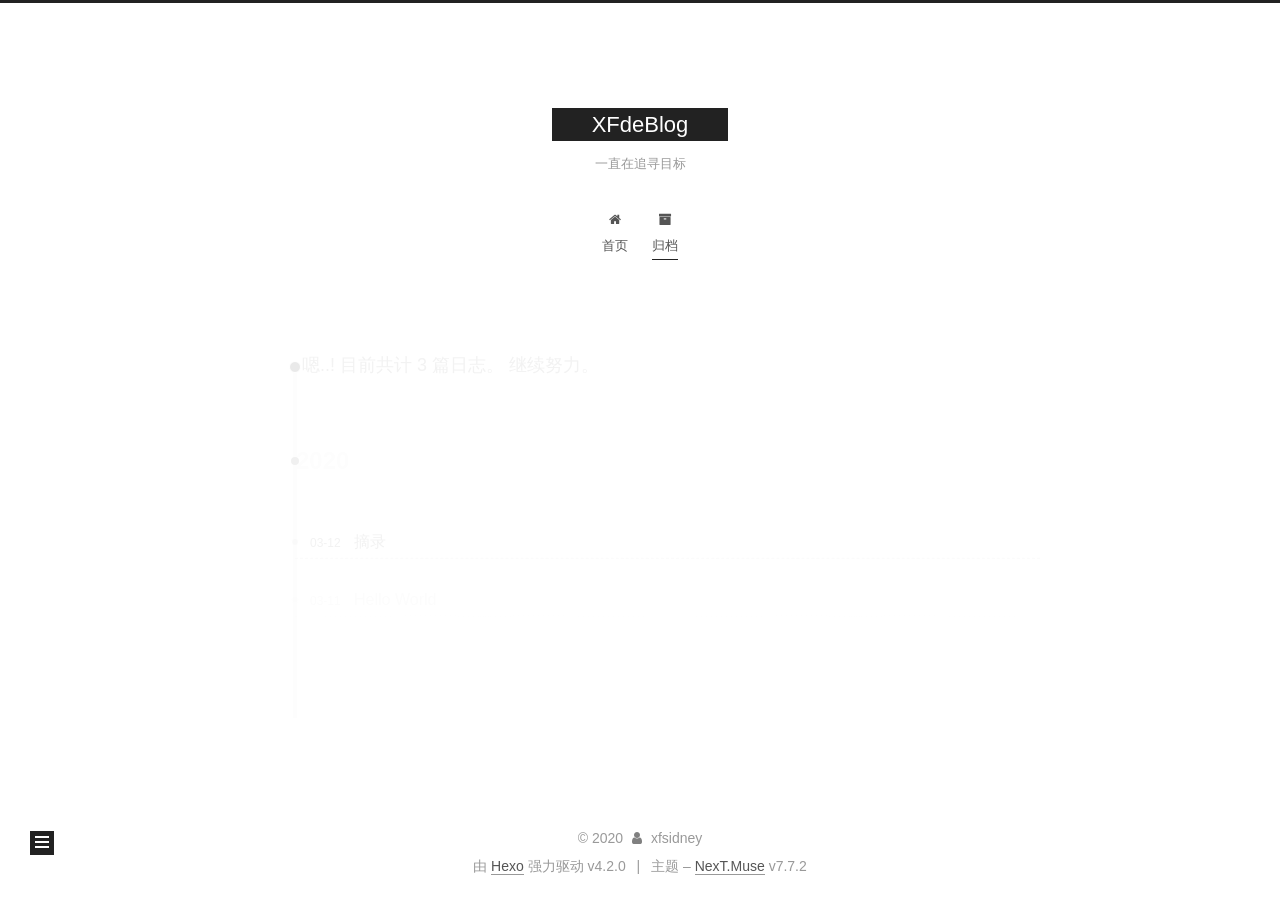
<file: archives/index.html>
<!DOCTYPE html>
<html lang="zh-CN">
<head>
  <meta charset="UTF-8">
<meta name="viewport" content="width=device-width, initial-scale=1, maximum-scale=2">
<meta name="theme-color" content="#222">
<meta name="generator" content="Hexo 4.2.0">
  <link rel="apple-touch-icon" sizes="180x180" href="/images/apple-touch-icon-next.png">
  <link rel="icon" type="image/png" sizes="32x32" href="/images/favicon-32x32-next.png">
  <link rel="icon" type="image/png" sizes="16x16" href="/images/favicon-16x16-next.png">
  <link rel="mask-icon" href="/images/logo.svg" color="#222">

<link rel="stylesheet" href="/css/main.css">


<link rel="stylesheet" href="/lib/font-awesome/css/font-awesome.min.css">

<script id="hexo-configurations">
    var NexT = window.NexT || {};
    var CONFIG = {"hostname":"yoursite.com","root":"/","scheme":"Muse","version":"7.7.2","exturl":false,"sidebar":{"position":"left","display":"post","padding":18,"offset":12,"onmobile":false},"copycode":{"enable":false,"show_result":false,"style":null},"back2top":{"enable":true,"sidebar":false,"scrollpercent":false},"bookmark":{"enable":false,"color":"#222","save":"auto"},"fancybox":false,"mediumzoom":false,"lazyload":false,"pangu":false,"comments":{"style":"tabs","active":null,"storage":true,"lazyload":false,"nav":null},"algolia":{"hits":{"per_page":10},"labels":{"input_placeholder":"Search for Posts","hits_empty":"We didn't find any results for the search: ${query}","hits_stats":"${hits} results found in ${time} ms"}},"localsearch":{"enable":false,"trigger":"auto","top_n_per_article":1,"unescape":false,"preload":false},"motion":{"enable":true,"async":false,"transition":{"post_block":"fadeIn","post_header":"slideDownIn","post_body":"slideDownIn","coll_header":"slideLeftIn","sidebar":"slideUpIn"}}};
  </script>

  <meta name="description" content="自由与旅游的行程">
<meta property="og:type" content="website">
<meta property="og:title" content="XFdeBlog">
<meta property="og:url" content="http://yoursite.com/archives/index.html">
<meta property="og:site_name" content="XFdeBlog">
<meta property="og:description" content="自由与旅游的行程">
<meta property="og:locale" content="zh_CN">
<meta property="article:author" content="xfsidney">
<meta property="article:tag" content="xfsidney">
<meta property="article:tag" content="xfdeblog">
<meta name="twitter:card" content="summary">

<link rel="canonical" href="http://yoursite.com/archives/">


<script id="page-configurations">
  // https://hexo.io/docs/variables.html
  CONFIG.page = {
    sidebar: "",
    isHome : false,
    isPost : false
  };
</script>

  <title>归档 | XFdeBlog</title>
  






  <noscript>
  <style>
  .use-motion .brand,
  .use-motion .menu-item,
  .sidebar-inner,
  .use-motion .post-block,
  .use-motion .pagination,
  .use-motion .comments,
  .use-motion .post-header,
  .use-motion .post-body,
  .use-motion .collection-header { opacity: initial; }

  .use-motion .site-title,
  .use-motion .site-subtitle {
    opacity: initial;
    top: initial;
  }

  .use-motion .logo-line-before i { left: initial; }
  .use-motion .logo-line-after i { right: initial; }
  </style>
</noscript>

</head>

<body itemscope itemtype="http://schema.org/WebPage">
  <div class="container use-motion">
    <div class="headband"></div>

    <header class="header" itemscope itemtype="http://schema.org/WPHeader">
      <div class="header-inner"><div class="site-brand-container">
  <div class="site-nav-toggle">
    <div class="toggle" aria-label="切换导航栏">
      <span class="toggle-line toggle-line-first"></span>
      <span class="toggle-line toggle-line-middle"></span>
      <span class="toggle-line toggle-line-last"></span>
    </div>
  </div>

  <div class="site-meta">

    <div>
      <a href="/" class="brand" rel="start">
        <span class="logo-line-before"><i></i></span>
        <span class="site-title">XFdeBlog</span>
        <span class="logo-line-after"><i></i></span>
      </a>
    </div>
        <p class="site-subtitle">一直在追寻目标</p>
  </div>

  <div class="site-nav-right">
    <div class="toggle popup-trigger">
    </div>
  </div>
</div>


<nav class="site-nav">
  
  <ul id="menu" class="menu">
        <li class="menu-item menu-item-home">

    <a href="/" rel="section"><i class="fa fa-fw fa-home"></i>首页</a>

  </li>
        <li class="menu-item menu-item-archives">

    <a href="/archives/" rel="section"><i class="fa fa-fw fa-archive"></i>归档</a>

  </li>
  </ul>

</nav>
</div>
    </header>

    
  <div class="back-to-top">
    <i class="fa fa-arrow-up"></i>
    <span>0%</span>
  </div>


    <main class="main">
      <div class="main-inner">
        <div class="content-wrap">
          

          <div class="content">
            

  
  
  
  <div class="post-block">
    <div class="posts-collapse">
      <div class="collection-title">
        <span class="collection-header">嗯..! 目前共计 3 篇日志。 继续努力。</span>
      </div>

      
    <div class="collection-year">
      <h1 class="collection-header">2020</h1>
    </div>

  <article itemscope itemtype="http://schema.org/Article">
    <header class="post-header">

      <div class="post-meta">
        <time itemprop="dateCreated"
              datetime="2020-03-12T10:02:25+08:00"
              content="2020-03-12">
          03-12
        </time>
      </div>

      <h2 class="post-title">
          <a class="post-title-link" href="/2020/03/12/%E6%91%98%E5%BD%95/" itemprop="url">
            <span itemprop="name">摘录</span>
          </a>
      </h2>

    </header>
  </article>

  <article itemscope itemtype="http://schema.org/Article">
    <header class="post-header">

      <div class="post-meta">
        <time itemprop="dateCreated"
              datetime="2020-03-11T20:57:21+08:00"
              content="2020-03-11">
          03-11
        </time>
      </div>

      <h2 class="post-title">
          <a class="post-title-link" href="/2020/03/11/hello-world/" itemprop="url">
            <span itemprop="name">Hello World</span>
          </a>
      </h2>

    </header>
  </article>

  <article itemscope itemtype="http://schema.org/Article">
    <header class="post-header">

      <div class="post-meta">
        <time itemprop="dateCreated"
              datetime="2020-03-11T17:45:47+08:00"
              content="2020-03-11">
          03-11
        </time>
      </div>

      <h2 class="post-title">
          <a class="post-title-link" href="/2020/03/11/My-Hexo-Blog/" itemprop="url">
            <span itemprop="name">My Hexo Bolg</span>
          </a>
      </h2>

    </header>
  </article>


    </div>
  </div>
  
  
  

  



          </div>
          

<script>
  window.addEventListener('tabs:register', () => {
    let { activeClass } = CONFIG.comments;
    if (CONFIG.comments.storage) {
      activeClass = localStorage.getItem('comments_active') || activeClass;
    }
    if (activeClass) {
      let activeTab = document.querySelector(`a[href="#comment-${activeClass}"]`);
      if (activeTab) {
        activeTab.click();
      }
    }
  });
  if (CONFIG.comments.storage) {
    window.addEventListener('tabs:click', event => {
      if (!event.target.matches('.tabs-comment .tab-content .tab-pane')) return;
      let commentClass = event.target.classList[1];
      localStorage.setItem('comments_active', commentClass);
    });
  }
</script>

        </div>
          
  
  <div class="toggle sidebar-toggle">
    <span class="toggle-line toggle-line-first"></span>
    <span class="toggle-line toggle-line-middle"></span>
    <span class="toggle-line toggle-line-last"></span>
  </div>

  <aside class="sidebar">
    <div class="sidebar-inner">

      <ul class="sidebar-nav motion-element">
        <li class="sidebar-nav-toc">
          文章目录
        </li>
        <li class="sidebar-nav-overview">
          站点概览
        </li>
      </ul>

      <!--noindex-->
      <div class="post-toc-wrap sidebar-panel">
      </div>
      <!--/noindex-->

      <div class="site-overview-wrap sidebar-panel">
        <div class="site-author motion-element" itemprop="author" itemscope itemtype="http://schema.org/Person">
  <p class="site-author-name" itemprop="name">xfsidney</p>
  <div class="site-description" itemprop="description">自由与旅游的行程</div>
</div>
<div class="site-state-wrap motion-element">
  <nav class="site-state">
      <div class="site-state-item site-state-posts">
          <a href="/archives/">
        
          <span class="site-state-item-count">3</span>
          <span class="site-state-item-name">日志</span>
        </a>
      </div>
  </nav>
</div>



      </div>

    </div>
  </aside>
  <div id="sidebar-dimmer"></div>


      </div>
    </main>

    <footer class="footer">
      <div class="footer-inner">
        

<div class="copyright">
  
  &copy; 
  <span itemprop="copyrightYear">2020</span>
  <span class="with-love">
    <i class="fa fa-user"></i>
  </span>
  <span class="author" itemprop="copyrightHolder">xfsidney</span>
</div>
  <div class="powered-by">由 <a href="https://hexo.io/" class="theme-link" rel="noopener" target="_blank">Hexo</a> 强力驱动 v4.2.0
  </div>
  <span class="post-meta-divider">|</span>
  <div class="theme-info">主题 – <a href="https://muse.theme-next.org/" class="theme-link" rel="noopener" target="_blank">NexT.Muse</a> v7.7.2
  </div>

        








      </div>
    </footer>
  </div>

  
  <script src="/lib/anime.min.js"></script>
  <script src="/lib/velocity/velocity.min.js"></script>
  <script src="/lib/velocity/velocity.ui.min.js"></script>

<script src="/js/utils.js"></script>

<script src="/js/motion.js"></script>


<script src="/js/schemes/muse.js"></script>


<script src="/js/next-boot.js"></script>




  















  

  

</body>
</html>
</file>
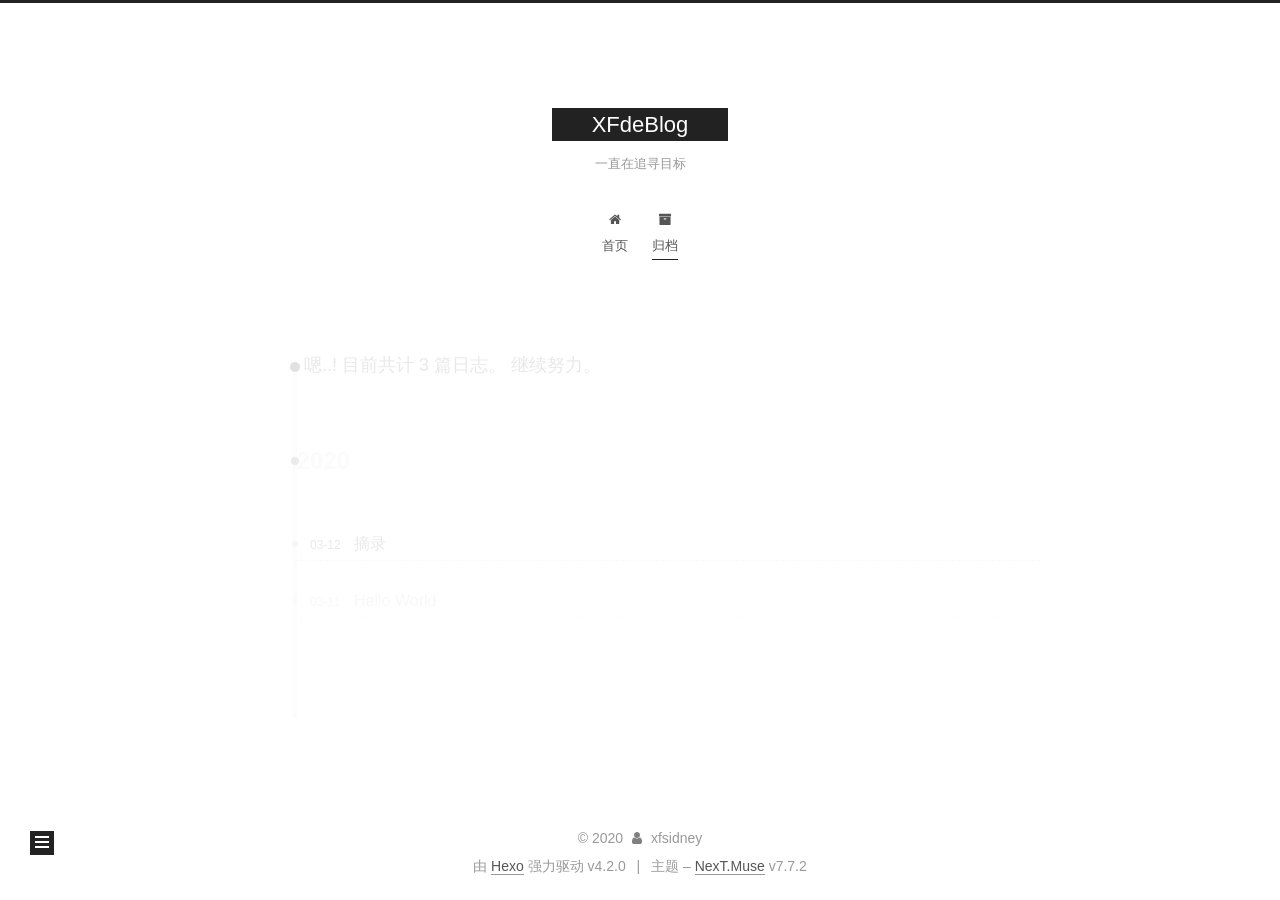
<file: archives/2020/index.html>
<!DOCTYPE html>
<html lang="zh-CN">
<head>
  <meta charset="UTF-8">
<meta name="viewport" content="width=device-width, initial-scale=1, maximum-scale=2">
<meta name="theme-color" content="#222">
<meta name="generator" content="Hexo 4.2.0">
  <link rel="apple-touch-icon" sizes="180x180" href="/images/apple-touch-icon-next.png">
  <link rel="icon" type="image/png" sizes="32x32" href="/images/favicon-32x32-next.png">
  <link rel="icon" type="image/png" sizes="16x16" href="/images/favicon-16x16-next.png">
  <link rel="mask-icon" href="/images/logo.svg" color="#222">

<link rel="stylesheet" href="/css/main.css">


<link rel="stylesheet" href="/lib/font-awesome/css/font-awesome.min.css">

<script id="hexo-configurations">
    var NexT = window.NexT || {};
    var CONFIG = {"hostname":"yoursite.com","root":"/","scheme":"Muse","version":"7.7.2","exturl":false,"sidebar":{"position":"left","display":"post","padding":18,"offset":12,"onmobile":false},"copycode":{"enable":false,"show_result":false,"style":null},"back2top":{"enable":true,"sidebar":false,"scrollpercent":false},"bookmark":{"enable":false,"color":"#222","save":"auto"},"fancybox":false,"mediumzoom":false,"lazyload":false,"pangu":false,"comments":{"style":"tabs","active":null,"storage":true,"lazyload":false,"nav":null},"algolia":{"hits":{"per_page":10},"labels":{"input_placeholder":"Search for Posts","hits_empty":"We didn't find any results for the search: ${query}","hits_stats":"${hits} results found in ${time} ms"}},"localsearch":{"enable":false,"trigger":"auto","top_n_per_article":1,"unescape":false,"preload":false},"motion":{"enable":true,"async":false,"transition":{"post_block":"fadeIn","post_header":"slideDownIn","post_body":"slideDownIn","coll_header":"slideLeftIn","sidebar":"slideUpIn"}}};
  </script>

  <meta name="description" content="自由与旅游的行程">
<meta property="og:type" content="website">
<meta property="og:title" content="XFdeBlog">
<meta property="og:url" content="http://yoursite.com/archives/2020/index.html">
<meta property="og:site_name" content="XFdeBlog">
<meta property="og:description" content="自由与旅游的行程">
<meta property="og:locale" content="zh_CN">
<meta property="article:author" content="xfsidney">
<meta property="article:tag" content="xfsidney">
<meta property="article:tag" content="xfdeblog">
<meta name="twitter:card" content="summary">

<link rel="canonical" href="http://yoursite.com/archives/2020/">


<script id="page-configurations">
  // https://hexo.io/docs/variables.html
  CONFIG.page = {
    sidebar: "",
    isHome : false,
    isPost : false
  };
</script>

  <title>归档 | XFdeBlog</title>
  






  <noscript>
  <style>
  .use-motion .brand,
  .use-motion .menu-item,
  .sidebar-inner,
  .use-motion .post-block,
  .use-motion .pagination,
  .use-motion .comments,
  .use-motion .post-header,
  .use-motion .post-body,
  .use-motion .collection-header { opacity: initial; }

  .use-motion .site-title,
  .use-motion .site-subtitle {
    opacity: initial;
    top: initial;
  }

  .use-motion .logo-line-before i { left: initial; }
  .use-motion .logo-line-after i { right: initial; }
  </style>
</noscript>

</head>

<body itemscope itemtype="http://schema.org/WebPage">
  <div class="container use-motion">
    <div class="headband"></div>

    <header class="header" itemscope itemtype="http://schema.org/WPHeader">
      <div class="header-inner"><div class="site-brand-container">
  <div class="site-nav-toggle">
    <div class="toggle" aria-label="切换导航栏">
      <span class="toggle-line toggle-line-first"></span>
      <span class="toggle-line toggle-line-middle"></span>
      <span class="toggle-line toggle-line-last"></span>
    </div>
  </div>

  <div class="site-meta">

    <div>
      <a href="/" class="brand" rel="start">
        <span class="logo-line-before"><i></i></span>
        <span class="site-title">XFdeBlog</span>
        <span class="logo-line-after"><i></i></span>
      </a>
    </div>
        <p class="site-subtitle">一直在追寻目标</p>
  </div>

  <div class="site-nav-right">
    <div class="toggle popup-trigger">
    </div>
  </div>
</div>


<nav class="site-nav">
  
  <ul id="menu" class="menu">
        <li class="menu-item menu-item-home">

    <a href="/" rel="section"><i class="fa fa-fw fa-home"></i>首页</a>

  </li>
        <li class="menu-item menu-item-archives">

    <a href="/archives/" rel="section"><i class="fa fa-fw fa-archive"></i>归档</a>

  </li>
  </ul>

</nav>
</div>
    </header>

    
  <div class="back-to-top">
    <i class="fa fa-arrow-up"></i>
    <span>0%</span>
  </div>


    <main class="main">
      <div class="main-inner">
        <div class="content-wrap">
          

          <div class="content">
            

  
  
  
  <div class="post-block">
    <div class="posts-collapse">
      <div class="collection-title">
        <span class="collection-header">嗯..! 目前共计 3 篇日志。 继续努力。</span>
      </div>

      
    <div class="collection-year">
      <h1 class="collection-header">2020</h1>
    </div>

  <article itemscope itemtype="http://schema.org/Article">
    <header class="post-header">

      <div class="post-meta">
        <time itemprop="dateCreated"
              datetime="2020-03-12T10:02:25+08:00"
              content="2020-03-12">
          03-12
        </time>
      </div>

      <h2 class="post-title">
          <a class="post-title-link" href="/2020/03/12/%E6%91%98%E5%BD%95/" itemprop="url">
            <span itemprop="name">摘录</span>
          </a>
      </h2>

    </header>
  </article>

  <article itemscope itemtype="http://schema.org/Article">
    <header class="post-header">

      <div class="post-meta">
        <time itemprop="dateCreated"
              datetime="2020-03-11T20:57:21+08:00"
              content="2020-03-11">
          03-11
        </time>
      </div>

      <h2 class="post-title">
          <a class="post-title-link" href="/2020/03/11/hello-world/" itemprop="url">
            <span itemprop="name">Hello World</span>
          </a>
      </h2>

    </header>
  </article>

  <article itemscope itemtype="http://schema.org/Article">
    <header class="post-header">

      <div class="post-meta">
        <time itemprop="dateCreated"
              datetime="2020-03-11T17:45:47+08:00"
              content="2020-03-11">
          03-11
        </time>
      </div>

      <h2 class="post-title">
          <a class="post-title-link" href="/2020/03/11/My-Hexo-Blog/" itemprop="url">
            <span itemprop="name">My Hexo Bolg</span>
          </a>
      </h2>

    </header>
  </article>


    </div>
  </div>
  
  
  

  



          </div>
          

<script>
  window.addEventListener('tabs:register', () => {
    let { activeClass } = CONFIG.comments;
    if (CONFIG.comments.storage) {
      activeClass = localStorage.getItem('comments_active') || activeClass;
    }
    if (activeClass) {
      let activeTab = document.querySelector(`a[href="#comment-${activeClass}"]`);
      if (activeTab) {
        activeTab.click();
      }
    }
  });
  if (CONFIG.comments.storage) {
    window.addEventListener('tabs:click', event => {
      if (!event.target.matches('.tabs-comment .tab-content .tab-pane')) return;
      let commentClass = event.target.classList[1];
      localStorage.setItem('comments_active', commentClass);
    });
  }
</script>

        </div>
          
  
  <div class="toggle sidebar-toggle">
    <span class="toggle-line toggle-line-first"></span>
    <span class="toggle-line toggle-line-middle"></span>
    <span class="toggle-line toggle-line-last"></span>
  </div>

  <aside class="sidebar">
    <div class="sidebar-inner">

      <ul class="sidebar-nav motion-element">
        <li class="sidebar-nav-toc">
          文章目录
        </li>
        <li class="sidebar-nav-overview">
          站点概览
        </li>
      </ul>

      <!--noindex-->
      <div class="post-toc-wrap sidebar-panel">
      </div>
      <!--/noindex-->

      <div class="site-overview-wrap sidebar-panel">
        <div class="site-author motion-element" itemprop="author" itemscope itemtype="http://schema.org/Person">
  <p class="site-author-name" itemprop="name">xfsidney</p>
  <div class="site-description" itemprop="description">自由与旅游的行程</div>
</div>
<div class="site-state-wrap motion-element">
  <nav class="site-state">
      <div class="site-state-item site-state-posts">
          <a href="/archives/">
        
          <span class="site-state-item-count">3</span>
          <span class="site-state-item-name">日志</span>
        </a>
      </div>
  </nav>
</div>



      </div>

    </div>
  </aside>
  <div id="sidebar-dimmer"></div>


      </div>
    </main>

    <footer class="footer">
      <div class="footer-inner">
        

<div class="copyright">
  
  &copy; 
  <span itemprop="copyrightYear">2020</span>
  <span class="with-love">
    <i class="fa fa-user"></i>
  </span>
  <span class="author" itemprop="copyrightHolder">xfsidney</span>
</div>
  <div class="powered-by">由 <a href="https://hexo.io/" class="theme-link" rel="noopener" target="_blank">Hexo</a> 强力驱动 v4.2.0
  </div>
  <span class="post-meta-divider">|</span>
  <div class="theme-info">主题 – <a href="https://muse.theme-next.org/" class="theme-link" rel="noopener" target="_blank">NexT.Muse</a> v7.7.2
  </div>

        








      </div>
    </footer>
  </div>

  
  <script src="/lib/anime.min.js"></script>
  <script src="/lib/velocity/velocity.min.js"></script>
  <script src="/lib/velocity/velocity.ui.min.js"></script>

<script src="/js/utils.js"></script>

<script src="/js/motion.js"></script>


<script src="/js/schemes/muse.js"></script>


<script src="/js/next-boot.js"></script>




  















  

  

</body>
</html>
</file>
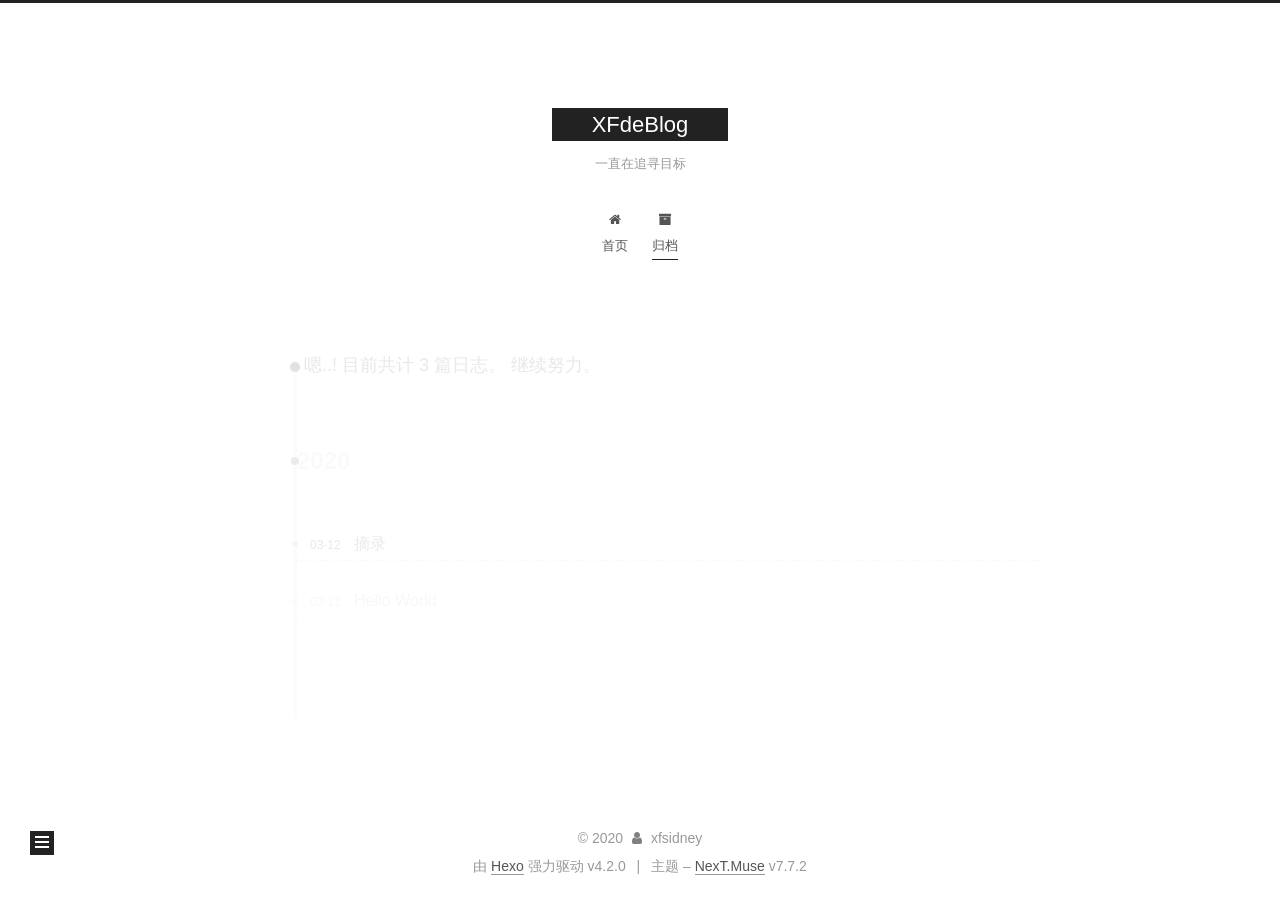
<file: archives/2020/03/index.html>
<!DOCTYPE html>
<html lang="zh-CN">
<head>
  <meta charset="UTF-8">
<meta name="viewport" content="width=device-width, initial-scale=1, maximum-scale=2">
<meta name="theme-color" content="#222">
<meta name="generator" content="Hexo 4.2.0">
  <link rel="apple-touch-icon" sizes="180x180" href="/images/apple-touch-icon-next.png">
  <link rel="icon" type="image/png" sizes="32x32" href="/images/favicon-32x32-next.png">
  <link rel="icon" type="image/png" sizes="16x16" href="/images/favicon-16x16-next.png">
  <link rel="mask-icon" href="/images/logo.svg" color="#222">

<link rel="stylesheet" href="/css/main.css">


<link rel="stylesheet" href="/lib/font-awesome/css/font-awesome.min.css">

<script id="hexo-configurations">
    var NexT = window.NexT || {};
    var CONFIG = {"hostname":"yoursite.com","root":"/","scheme":"Muse","version":"7.7.2","exturl":false,"sidebar":{"position":"left","display":"post","padding":18,"offset":12,"onmobile":false},"copycode":{"enable":false,"show_result":false,"style":null},"back2top":{"enable":true,"sidebar":false,"scrollpercent":false},"bookmark":{"enable":false,"color":"#222","save":"auto"},"fancybox":false,"mediumzoom":false,"lazyload":false,"pangu":false,"comments":{"style":"tabs","active":null,"storage":true,"lazyload":false,"nav":null},"algolia":{"hits":{"per_page":10},"labels":{"input_placeholder":"Search for Posts","hits_empty":"We didn't find any results for the search: ${query}","hits_stats":"${hits} results found in ${time} ms"}},"localsearch":{"enable":false,"trigger":"auto","top_n_per_article":1,"unescape":false,"preload":false},"motion":{"enable":true,"async":false,"transition":{"post_block":"fadeIn","post_header":"slideDownIn","post_body":"slideDownIn","coll_header":"slideLeftIn","sidebar":"slideUpIn"}}};
  </script>

  <meta name="description" content="自由与旅游的行程">
<meta property="og:type" content="website">
<meta property="og:title" content="XFdeBlog">
<meta property="og:url" content="http://yoursite.com/archives/2020/03/index.html">
<meta property="og:site_name" content="XFdeBlog">
<meta property="og:description" content="自由与旅游的行程">
<meta property="og:locale" content="zh_CN">
<meta property="article:author" content="xfsidney">
<meta property="article:tag" content="xfsidney">
<meta property="article:tag" content="xfdeblog">
<meta name="twitter:card" content="summary">

<link rel="canonical" href="http://yoursite.com/archives/2020/03/">


<script id="page-configurations">
  // https://hexo.io/docs/variables.html
  CONFIG.page = {
    sidebar: "",
    isHome : false,
    isPost : false
  };
</script>

  <title>归档 | XFdeBlog</title>
  






  <noscript>
  <style>
  .use-motion .brand,
  .use-motion .menu-item,
  .sidebar-inner,
  .use-motion .post-block,
  .use-motion .pagination,
  .use-motion .comments,
  .use-motion .post-header,
  .use-motion .post-body,
  .use-motion .collection-header { opacity: initial; }

  .use-motion .site-title,
  .use-motion .site-subtitle {
    opacity: initial;
    top: initial;
  }

  .use-motion .logo-line-before i { left: initial; }
  .use-motion .logo-line-after i { right: initial; }
  </style>
</noscript>

</head>

<body itemscope itemtype="http://schema.org/WebPage">
  <div class="container use-motion">
    <div class="headband"></div>

    <header class="header" itemscope itemtype="http://schema.org/WPHeader">
      <div class="header-inner"><div class="site-brand-container">
  <div class="site-nav-toggle">
    <div class="toggle" aria-label="切换导航栏">
      <span class="toggle-line toggle-line-first"></span>
      <span class="toggle-line toggle-line-middle"></span>
      <span class="toggle-line toggle-line-last"></span>
    </div>
  </div>

  <div class="site-meta">

    <div>
      <a href="/" class="brand" rel="start">
        <span class="logo-line-before"><i></i></span>
        <span class="site-title">XFdeBlog</span>
        <span class="logo-line-after"><i></i></span>
      </a>
    </div>
        <p class="site-subtitle">一直在追寻目标</p>
  </div>

  <div class="site-nav-right">
    <div class="toggle popup-trigger">
    </div>
  </div>
</div>


<nav class="site-nav">
  
  <ul id="menu" class="menu">
        <li class="menu-item menu-item-home">

    <a href="/" rel="section"><i class="fa fa-fw fa-home"></i>首页</a>

  </li>
        <li class="menu-item menu-item-archives">

    <a href="/archives/" rel="section"><i class="fa fa-fw fa-archive"></i>归档</a>

  </li>
  </ul>

</nav>
</div>
    </header>

    
  <div class="back-to-top">
    <i class="fa fa-arrow-up"></i>
    <span>0%</span>
  </div>


    <main class="main">
      <div class="main-inner">
        <div class="content-wrap">
          

          <div class="content">
            

  
  
  
  <div class="post-block">
    <div class="posts-collapse">
      <div class="collection-title">
        <span class="collection-header">嗯..! 目前共计 3 篇日志。 继续努力。</span>
      </div>

      
    <div class="collection-year">
      <h1 class="collection-header">2020</h1>
    </div>

  <article itemscope itemtype="http://schema.org/Article">
    <header class="post-header">

      <div class="post-meta">
        <time itemprop="dateCreated"
              datetime="2020-03-12T10:02:25+08:00"
              content="2020-03-12">
          03-12
        </time>
      </div>

      <h2 class="post-title">
          <a class="post-title-link" href="/2020/03/12/%E6%91%98%E5%BD%95/" itemprop="url">
            <span itemprop="name">摘录</span>
          </a>
      </h2>

    </header>
  </article>

  <article itemscope itemtype="http://schema.org/Article">
    <header class="post-header">

      <div class="post-meta">
        <time itemprop="dateCreated"
              datetime="2020-03-11T20:57:21+08:00"
              content="2020-03-11">
          03-11
        </time>
      </div>

      <h2 class="post-title">
          <a class="post-title-link" href="/2020/03/11/hello-world/" itemprop="url">
            <span itemprop="name">Hello World</span>
          </a>
      </h2>

    </header>
  </article>

  <article itemscope itemtype="http://schema.org/Article">
    <header class="post-header">

      <div class="post-meta">
        <time itemprop="dateCreated"
              datetime="2020-03-11T17:45:47+08:00"
              content="2020-03-11">
          03-11
        </time>
      </div>

      <h2 class="post-title">
          <a class="post-title-link" href="/2020/03/11/My-Hexo-Blog/" itemprop="url">
            <span itemprop="name">My Hexo Bolg</span>
          </a>
      </h2>

    </header>
  </article>


    </div>
  </div>
  
  
  

  



          </div>
          

<script>
  window.addEventListener('tabs:register', () => {
    let { activeClass } = CONFIG.comments;
    if (CONFIG.comments.storage) {
      activeClass = localStorage.getItem('comments_active') || activeClass;
    }
    if (activeClass) {
      let activeTab = document.querySelector(`a[href="#comment-${activeClass}"]`);
      if (activeTab) {
        activeTab.click();
      }
    }
  });
  if (CONFIG.comments.storage) {
    window.addEventListener('tabs:click', event => {
      if (!event.target.matches('.tabs-comment .tab-content .tab-pane')) return;
      let commentClass = event.target.classList[1];
      localStorage.setItem('comments_active', commentClass);
    });
  }
</script>

        </div>
          
  
  <div class="toggle sidebar-toggle">
    <span class="toggle-line toggle-line-first"></span>
    <span class="toggle-line toggle-line-middle"></span>
    <span class="toggle-line toggle-line-last"></span>
  </div>

  <aside class="sidebar">
    <div class="sidebar-inner">

      <ul class="sidebar-nav motion-element">
        <li class="sidebar-nav-toc">
          文章目录
        </li>
        <li class="sidebar-nav-overview">
          站点概览
        </li>
      </ul>

      <!--noindex-->
      <div class="post-toc-wrap sidebar-panel">
      </div>
      <!--/noindex-->

      <div class="site-overview-wrap sidebar-panel">
        <div class="site-author motion-element" itemprop="author" itemscope itemtype="http://schema.org/Person">
  <p class="site-author-name" itemprop="name">xfsidney</p>
  <div class="site-description" itemprop="description">自由与旅游的行程</div>
</div>
<div class="site-state-wrap motion-element">
  <nav class="site-state">
      <div class="site-state-item site-state-posts">
          <a href="/archives/">
        
          <span class="site-state-item-count">3</span>
          <span class="site-state-item-name">日志</span>
        </a>
      </div>
  </nav>
</div>



      </div>

    </div>
  </aside>
  <div id="sidebar-dimmer"></div>


      </div>
    </main>

    <footer class="footer">
      <div class="footer-inner">
        

<div class="copyright">
  
  &copy; 
  <span itemprop="copyrightYear">2020</span>
  <span class="with-love">
    <i class="fa fa-user"></i>
  </span>
  <span class="author" itemprop="copyrightHolder">xfsidney</span>
</div>
  <div class="powered-by">由 <a href="https://hexo.io/" class="theme-link" rel="noopener" target="_blank">Hexo</a> 强力驱动 v4.2.0
  </div>
  <span class="post-meta-divider">|</span>
  <div class="theme-info">主题 – <a href="https://muse.theme-next.org/" class="theme-link" rel="noopener" target="_blank">NexT.Muse</a> v7.7.2
  </div>

        








      </div>
    </footer>
  </div>

  
  <script src="/lib/anime.min.js"></script>
  <script src="/lib/velocity/velocity.min.js"></script>
  <script src="/lib/velocity/velocity.ui.min.js"></script>

<script src="/js/utils.js"></script>

<script src="/js/motion.js"></script>


<script src="/js/schemes/muse.js"></script>


<script src="/js/next-boot.js"></script>




  















  

  

</body>
</html>
</file>
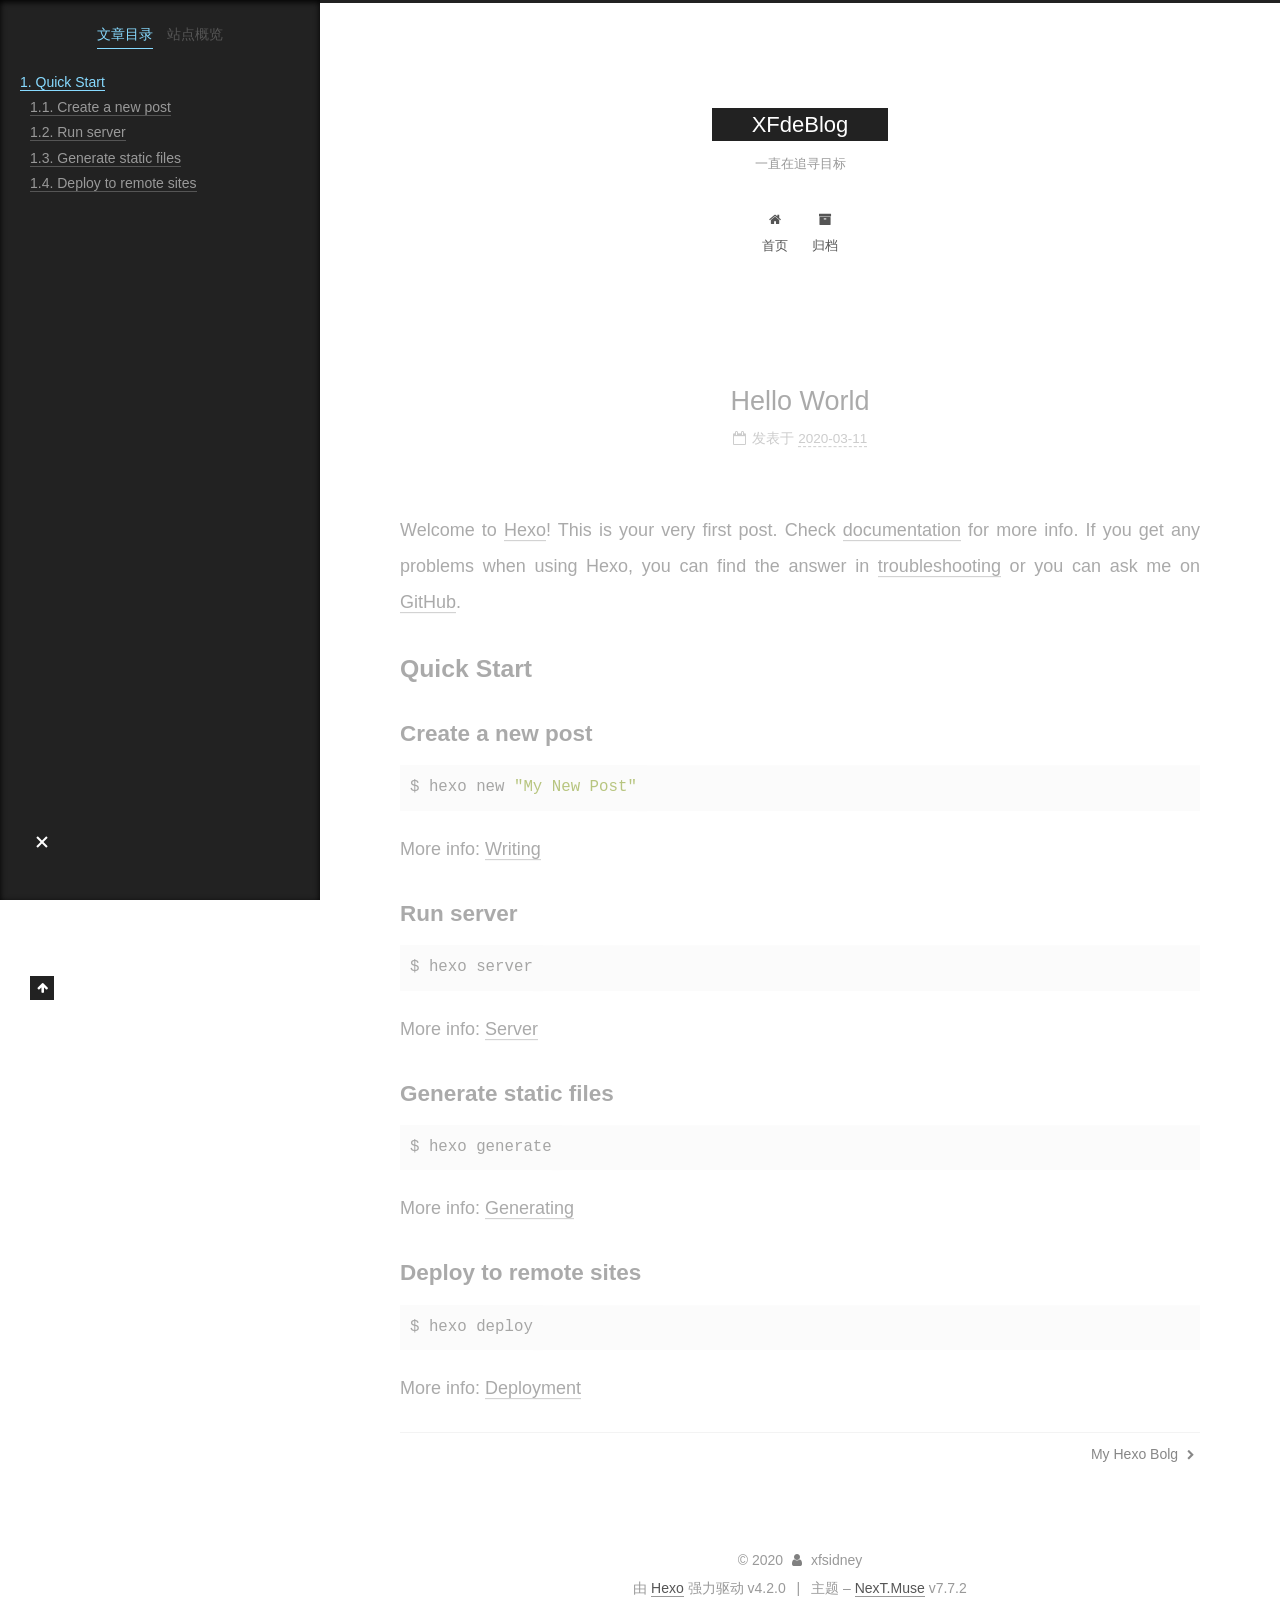
<file: 2020/03/11/hello-world/index.html>
<!DOCTYPE html>
<html lang="zh-CN">
<head>
  <meta charset="UTF-8">
<meta name="viewport" content="width=device-width, initial-scale=1, maximum-scale=2">
<meta name="theme-color" content="#222">
<meta name="generator" content="Hexo 4.2.0">
  <link rel="apple-touch-icon" sizes="180x180" href="/images/apple-touch-icon-next.png">
  <link rel="icon" type="image/png" sizes="32x32" href="/images/favicon-32x32-next.png">
  <link rel="icon" type="image/png" sizes="16x16" href="/images/favicon-16x16-next.png">
  <link rel="mask-icon" href="/images/logo.svg" color="#222">

<link rel="stylesheet" href="/css/main.css">


<link rel="stylesheet" href="/lib/font-awesome/css/font-awesome.min.css">

<script id="hexo-configurations">
    var NexT = window.NexT || {};
    var CONFIG = {"hostname":"yoursite.com","root":"/","scheme":"Muse","version":"7.7.2","exturl":false,"sidebar":{"position":"left","display":"post","padding":18,"offset":12,"onmobile":false},"copycode":{"enable":false,"show_result":false,"style":null},"back2top":{"enable":true,"sidebar":false,"scrollpercent":false},"bookmark":{"enable":false,"color":"#222","save":"auto"},"fancybox":false,"mediumzoom":false,"lazyload":false,"pangu":false,"comments":{"style":"tabs","active":null,"storage":true,"lazyload":false,"nav":null},"algolia":{"hits":{"per_page":10},"labels":{"input_placeholder":"Search for Posts","hits_empty":"We didn't find any results for the search: ${query}","hits_stats":"${hits} results found in ${time} ms"}},"localsearch":{"enable":false,"trigger":"auto","top_n_per_article":1,"unescape":false,"preload":false},"motion":{"enable":true,"async":false,"transition":{"post_block":"fadeIn","post_header":"slideDownIn","post_body":"slideDownIn","coll_header":"slideLeftIn","sidebar":"slideUpIn"}}};
  </script>

  <meta name="description" content="Welcome to Hexo! This is your very first post. Check documentation for more info. If you get any problems when using Hexo, you can find the answer in troubleshooting or you can ask me on GitHub. Quick">
<meta property="og:type" content="article">
<meta property="og:title" content="Hello World">
<meta property="og:url" content="http://yoursite.com/2020/03/11/hello-world/index.html">
<meta property="og:site_name" content="XFdeBlog">
<meta property="og:description" content="Welcome to Hexo! This is your very first post. Check documentation for more info. If you get any problems when using Hexo, you can find the answer in troubleshooting or you can ask me on GitHub. Quick">
<meta property="og:locale" content="zh_CN">
<meta property="article:published_time" content="2020-03-11T08:58:15.863Z">
<meta property="article:modified_time" content="2020-03-11T08:58:15.863Z">
<meta property="article:author" content="xfsidney">
<meta property="article:tag" content="xfsidney">
<meta property="article:tag" content="xfdeblog">
<meta name="twitter:card" content="summary">

<link rel="canonical" href="http://yoursite.com/2020/03/11/hello-world/">


<script id="page-configurations">
  // https://hexo.io/docs/variables.html
  CONFIG.page = {
    sidebar: "",
    isHome : false,
    isPost : true
  };
</script>

  <title>Hello World | XFdeBlog</title>
  






  <noscript>
  <style>
  .use-motion .brand,
  .use-motion .menu-item,
  .sidebar-inner,
  .use-motion .post-block,
  .use-motion .pagination,
  .use-motion .comments,
  .use-motion .post-header,
  .use-motion .post-body,
  .use-motion .collection-header { opacity: initial; }

  .use-motion .site-title,
  .use-motion .site-subtitle {
    opacity: initial;
    top: initial;
  }

  .use-motion .logo-line-before i { left: initial; }
  .use-motion .logo-line-after i { right: initial; }
  </style>
</noscript>

</head>

<body itemscope itemtype="http://schema.org/WebPage">
  <div class="container use-motion">
    <div class="headband"></div>

    <header class="header" itemscope itemtype="http://schema.org/WPHeader">
      <div class="header-inner"><div class="site-brand-container">
  <div class="site-nav-toggle">
    <div class="toggle" aria-label="切换导航栏">
      <span class="toggle-line toggle-line-first"></span>
      <span class="toggle-line toggle-line-middle"></span>
      <span class="toggle-line toggle-line-last"></span>
    </div>
  </div>

  <div class="site-meta">

    <div>
      <a href="/" class="brand" rel="start">
        <span class="logo-line-before"><i></i></span>
        <span class="site-title">XFdeBlog</span>
        <span class="logo-line-after"><i></i></span>
      </a>
    </div>
        <p class="site-subtitle">一直在追寻目标</p>
  </div>

  <div class="site-nav-right">
    <div class="toggle popup-trigger">
    </div>
  </div>
</div>


<nav class="site-nav">
  
  <ul id="menu" class="menu">
        <li class="menu-item menu-item-home">

    <a href="/" rel="section"><i class="fa fa-fw fa-home"></i>首页</a>

  </li>
        <li class="menu-item menu-item-archives">

    <a href="/archives/" rel="section"><i class="fa fa-fw fa-archive"></i>归档</a>

  </li>
  </ul>

</nav>
</div>
    </header>

    
  <div class="back-to-top">
    <i class="fa fa-arrow-up"></i>
    <span>0%</span>
  </div>


    <main class="main">
      <div class="main-inner">
        <div class="content-wrap">
          

          <div class="content">
            

  <div class="posts-expand">
      
  
  
  <article itemscope itemtype="http://schema.org/Article" class="post-block " lang="zh-CN">
    <link itemprop="mainEntityOfPage" href="http://yoursite.com/2020/03/11/hello-world/">

    <span hidden itemprop="author" itemscope itemtype="http://schema.org/Person">
      <meta itemprop="image" content="/images/avatar.gif">
      <meta itemprop="name" content="xfsidney">
      <meta itemprop="description" content="自由与旅游的行程">
    </span>

    <span hidden itemprop="publisher" itemscope itemtype="http://schema.org/Organization">
      <meta itemprop="name" content="XFdeBlog">
    </span>
      <header class="post-header">
        <h1 class="post-title" itemprop="name headline">
          Hello World
        </h1>

        <div class="post-meta">
            <span class="post-meta-item">
              <span class="post-meta-item-icon">
                <i class="fa fa-calendar-o"></i>
              </span>
              <span class="post-meta-item-text">发表于</span>

              <time title="创建时间：2020-03-11 16:58:15" itemprop="dateCreated datePublished" datetime="2020-03-11T16:58:15+08:00">2020-03-11</time>
            </span>

          

        </div>
      </header>

    
    
    
    <div class="post-body" itemprop="articleBody">

      
        <p>Welcome to <a href="https://hexo.io/" target="_blank" rel="noopener">Hexo</a>! This is your very first post. Check <a href="https://hexo.io/docs/" target="_blank" rel="noopener">documentation</a> for more info. If you get any problems when using Hexo, you can find the answer in <a href="https://hexo.io/docs/troubleshooting.html" target="_blank" rel="noopener">troubleshooting</a> or you can ask me on <a href="https://github.com/hexojs/hexo/issues" target="_blank" rel="noopener">GitHub</a>.</p>
<h2 id="Quick-Start"><a href="#Quick-Start" class="headerlink" title="Quick Start"></a>Quick Start</h2><h3 id="Create-a-new-post"><a href="#Create-a-new-post" class="headerlink" title="Create a new post"></a>Create a new post</h3><figure class="highlight bash"><table><tr><td class="code"><pre><span class="line">$ hexo new <span class="string">"My New Post"</span></span><br></pre></td></tr></table></figure>

<p>More info: <a href="https://hexo.io/docs/writing.html" target="_blank" rel="noopener">Writing</a></p>
<h3 id="Run-server"><a href="#Run-server" class="headerlink" title="Run server"></a>Run server</h3><figure class="highlight bash"><table><tr><td class="code"><pre><span class="line">$ hexo server</span><br></pre></td></tr></table></figure>

<p>More info: <a href="https://hexo.io/docs/server.html" target="_blank" rel="noopener">Server</a></p>
<h3 id="Generate-static-files"><a href="#Generate-static-files" class="headerlink" title="Generate static files"></a>Generate static files</h3><figure class="highlight bash"><table><tr><td class="code"><pre><span class="line">$ hexo generate</span><br></pre></td></tr></table></figure>

<p>More info: <a href="https://hexo.io/docs/generating.html" target="_blank" rel="noopener">Generating</a></p>
<h3 id="Deploy-to-remote-sites"><a href="#Deploy-to-remote-sites" class="headerlink" title="Deploy to remote sites"></a>Deploy to remote sites</h3><figure class="highlight bash"><table><tr><td class="code"><pre><span class="line">$ hexo deploy</span><br></pre></td></tr></table></figure>

<p>More info: <a href="https://hexo.io/docs/one-command-deployment.html" target="_blank" rel="noopener">Deployment</a></p>

    </div>

    
    
    

      <footer class="post-footer">

        


        
    <div class="post-nav">
      <div class="post-nav-item"></div>
      <div class="post-nav-item">
    <a href="/2020/03/11/My-Hexo-Bolg/" rel="next" title="My Hexo Bolg">
      My Hexo Bolg <i class="fa fa-chevron-right"></i>
    </a></div>
    </div>
      </footer>
    
  </article>
  
  
  

  </div>


          </div>
          

<script>
  window.addEventListener('tabs:register', () => {
    let { activeClass } = CONFIG.comments;
    if (CONFIG.comments.storage) {
      activeClass = localStorage.getItem('comments_active') || activeClass;
    }
    if (activeClass) {
      let activeTab = document.querySelector(`a[href="#comment-${activeClass}"]`);
      if (activeTab) {
        activeTab.click();
      }
    }
  });
  if (CONFIG.comments.storage) {
    window.addEventListener('tabs:click', event => {
      if (!event.target.matches('.tabs-comment .tab-content .tab-pane')) return;
      let commentClass = event.target.classList[1];
      localStorage.setItem('comments_active', commentClass);
    });
  }
</script>

        </div>
          
  
  <div class="toggle sidebar-toggle">
    <span class="toggle-line toggle-line-first"></span>
    <span class="toggle-line toggle-line-middle"></span>
    <span class="toggle-line toggle-line-last"></span>
  </div>

  <aside class="sidebar">
    <div class="sidebar-inner">

      <ul class="sidebar-nav motion-element">
        <li class="sidebar-nav-toc">
          文章目录
        </li>
        <li class="sidebar-nav-overview">
          站点概览
        </li>
      </ul>

      <!--noindex-->
      <div class="post-toc-wrap sidebar-panel">
          <div class="post-toc motion-element"><ol class="nav"><li class="nav-item nav-level-2"><a class="nav-link" href="#Quick-Start"><span class="nav-number">1.</span> <span class="nav-text">Quick Start</span></a><ol class="nav-child"><li class="nav-item nav-level-3"><a class="nav-link" href="#Create-a-new-post"><span class="nav-number">1.1.</span> <span class="nav-text">Create a new post</span></a></li><li class="nav-item nav-level-3"><a class="nav-link" href="#Run-server"><span class="nav-number">1.2.</span> <span class="nav-text">Run server</span></a></li><li class="nav-item nav-level-3"><a class="nav-link" href="#Generate-static-files"><span class="nav-number">1.3.</span> <span class="nav-text">Generate static files</span></a></li><li class="nav-item nav-level-3"><a class="nav-link" href="#Deploy-to-remote-sites"><span class="nav-number">1.4.</span> <span class="nav-text">Deploy to remote sites</span></a></li></ol></li></ol></div>
      </div>
      <!--/noindex-->

      <div class="site-overview-wrap sidebar-panel">
        <div class="site-author motion-element" itemprop="author" itemscope itemtype="http://schema.org/Person">
  <p class="site-author-name" itemprop="name">xfsidney</p>
  <div class="site-description" itemprop="description">自由与旅游的行程</div>
</div>
<div class="site-state-wrap motion-element">
  <nav class="site-state">
      <div class="site-state-item site-state-posts">
          <a href="/archives/">
        
          <span class="site-state-item-count">2</span>
          <span class="site-state-item-name">日志</span>
        </a>
      </div>
  </nav>
</div>



      </div>

    </div>
  </aside>
  <div id="sidebar-dimmer"></div>


      </div>
    </main>

    <footer class="footer">
      <div class="footer-inner">
        

<div class="copyright">
  
  &copy; 
  <span itemprop="copyrightYear">2020</span>
  <span class="with-love">
    <i class="fa fa-user"></i>
  </span>
  <span class="author" itemprop="copyrightHolder">xfsidney</span>
</div>
  <div class="powered-by">由 <a href="https://hexo.io/" class="theme-link" rel="noopener" target="_blank">Hexo</a> 强力驱动 v4.2.0
  </div>
  <span class="post-meta-divider">|</span>
  <div class="theme-info">主题 – <a href="https://muse.theme-next.org/" class="theme-link" rel="noopener" target="_blank">NexT.Muse</a> v7.7.2
  </div>

        








      </div>
    </footer>
  </div>

  
  <script src="/lib/anime.min.js"></script>
  <script src="/lib/velocity/velocity.min.js"></script>
  <script src="/lib/velocity/velocity.ui.min.js"></script>

<script src="/js/utils.js"></script>

<script src="/js/motion.js"></script>


<script src="/js/schemes/muse.js"></script>


<script src="/js/next-boot.js"></script>




  















  

  

</body>
</html>
</file>
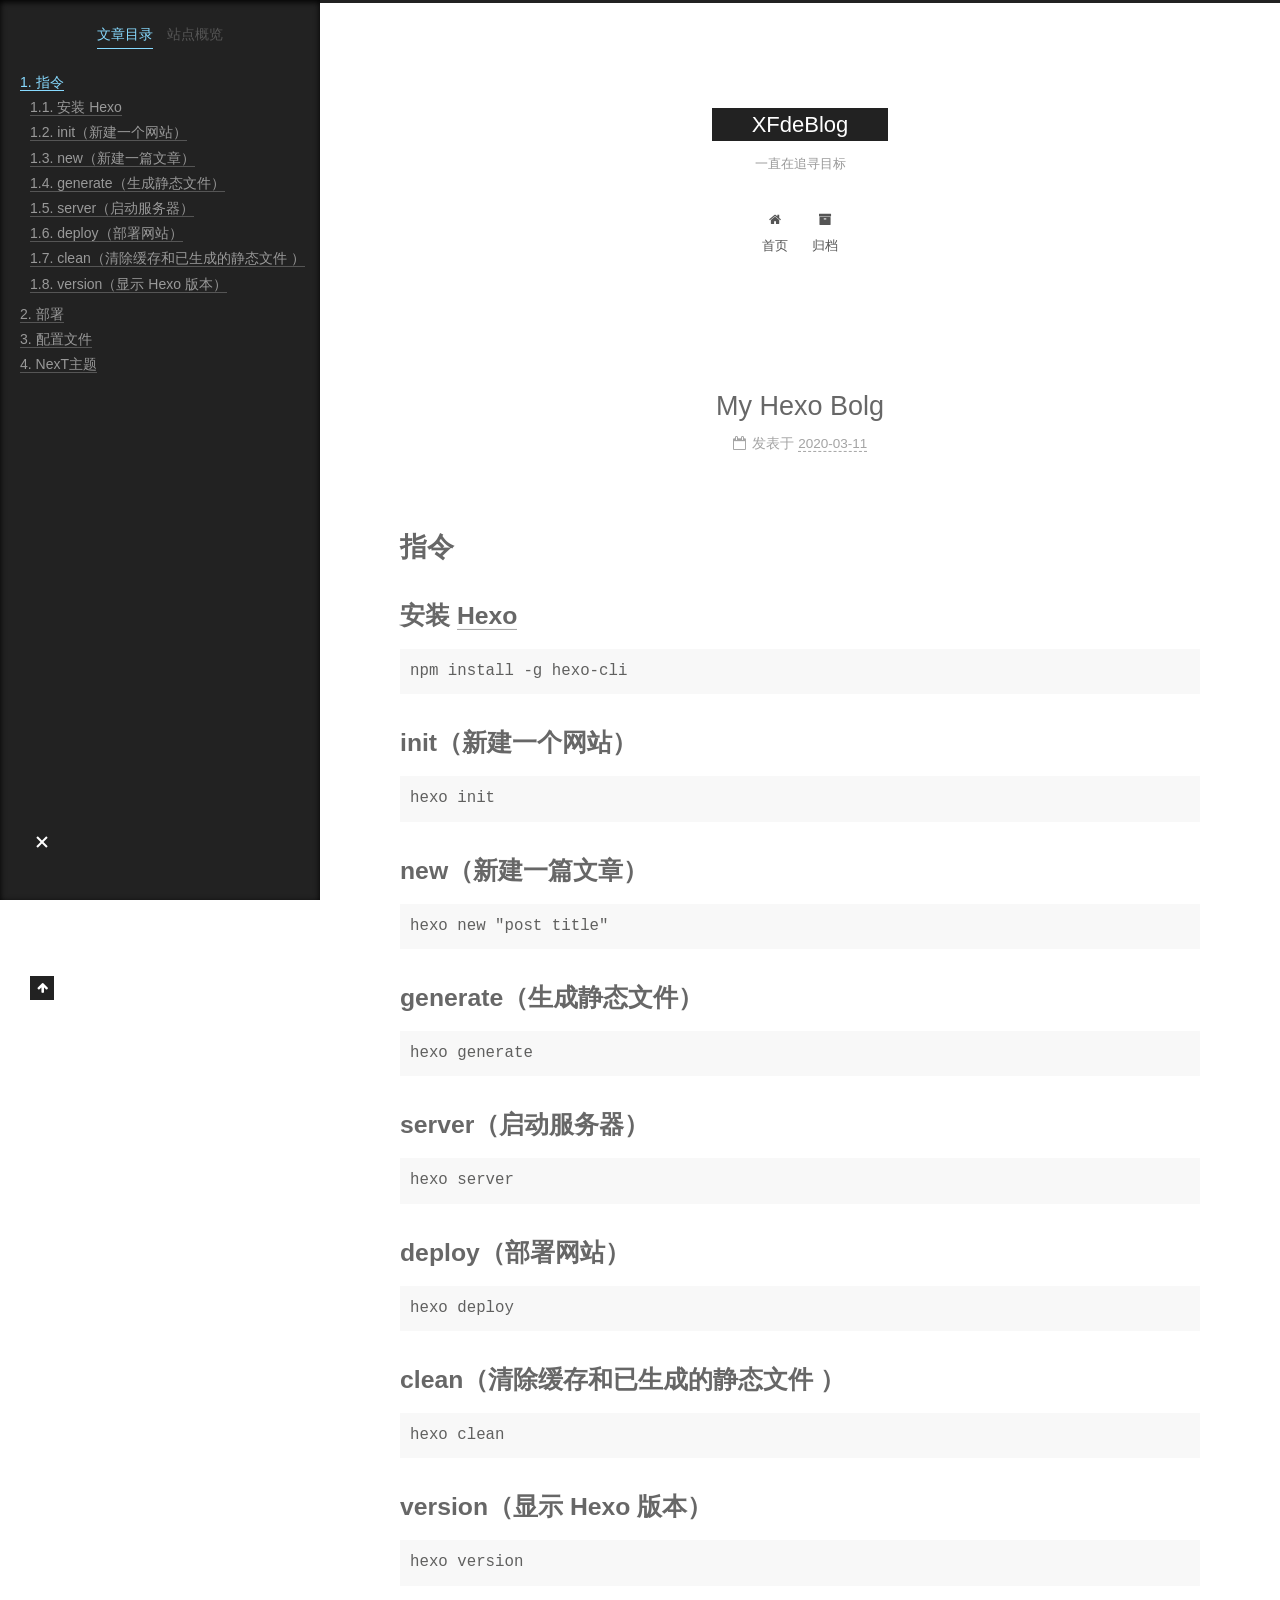
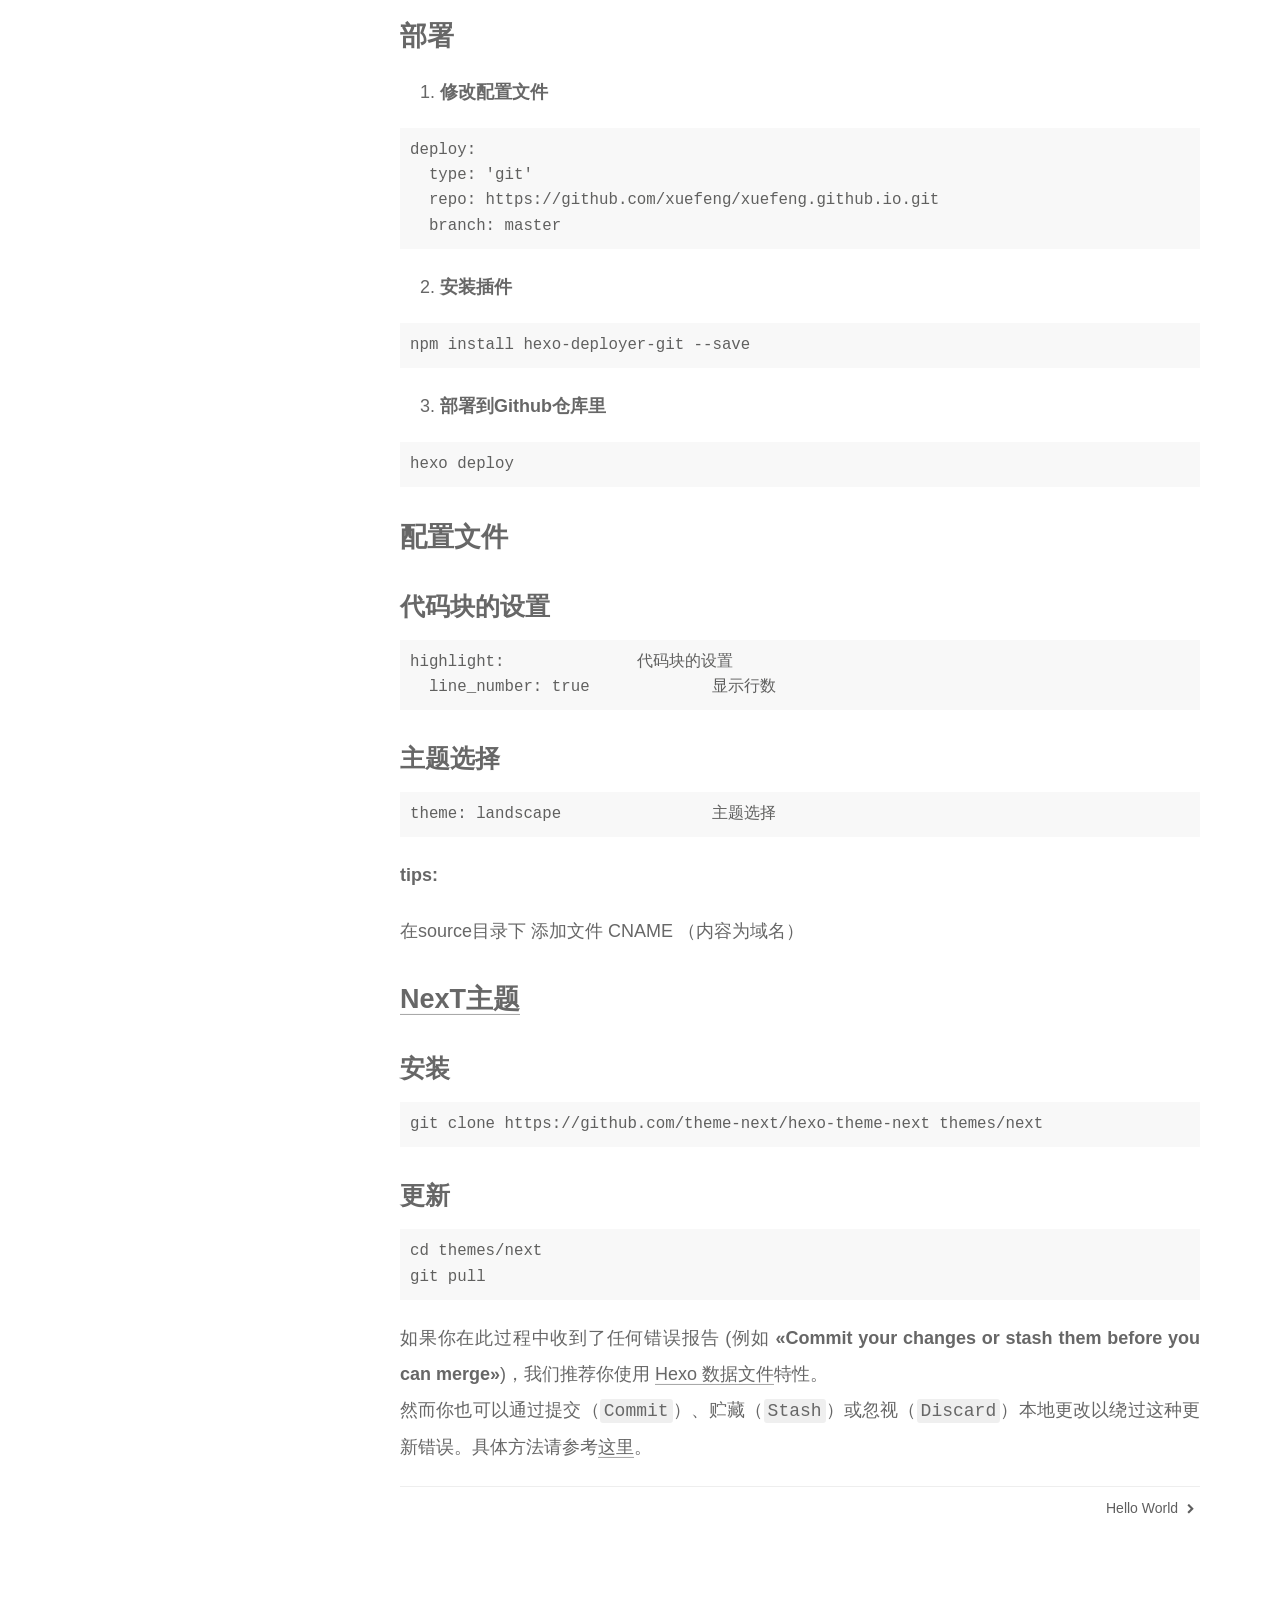
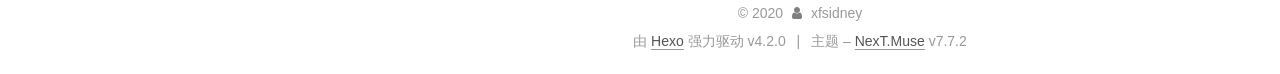
<file: 2020/03/11/My-Hexo-Blog/index.html>
<!DOCTYPE html>
<html lang="zh-CN">
<head>
  <meta charset="UTF-8">
<meta name="viewport" content="width=device-width, initial-scale=1, maximum-scale=2">
<meta name="theme-color" content="#222">
<meta name="generator" content="Hexo 4.2.0">
  <link rel="apple-touch-icon" sizes="180x180" href="/images/apple-touch-icon-next.png">
  <link rel="icon" type="image/png" sizes="32x32" href="/images/favicon-32x32-next.png">
  <link rel="icon" type="image/png" sizes="16x16" href="/images/favicon-16x16-next.png">
  <link rel="mask-icon" href="/images/logo.svg" color="#222">

<link rel="stylesheet" href="/css/main.css">


<link rel="stylesheet" href="/lib/font-awesome/css/font-awesome.min.css">

<script id="hexo-configurations">
    var NexT = window.NexT || {};
    var CONFIG = {"hostname":"yoursite.com","root":"/","scheme":"Muse","version":"7.7.2","exturl":false,"sidebar":{"position":"left","display":"post","padding":18,"offset":12,"onmobile":false},"copycode":{"enable":false,"show_result":false,"style":null},"back2top":{"enable":true,"sidebar":false,"scrollpercent":false},"bookmark":{"enable":false,"color":"#222","save":"auto"},"fancybox":false,"mediumzoom":false,"lazyload":false,"pangu":false,"comments":{"style":"tabs","active":null,"storage":true,"lazyload":false,"nav":null},"algolia":{"hits":{"per_page":10},"labels":{"input_placeholder":"Search for Posts","hits_empty":"We didn't find any results for the search: ${query}","hits_stats":"${hits} results found in ${time} ms"}},"localsearch":{"enable":false,"trigger":"auto","top_n_per_article":1,"unescape":false,"preload":false},"motion":{"enable":true,"async":false,"transition":{"post_block":"fadeIn","post_header":"slideDownIn","post_body":"slideDownIn","coll_header":"slideLeftIn","sidebar":"slideUpIn"}}};
  </script>

  <meta name="description" content="指令安装 Hexonpm install -g hexo-cli  init（新建一个网站）hexo init  new（新建一篇文章）hexo new &quot;post title&quot;  generate（生成静态文件）hexo generate  server（启动服务器）hexo server  deploy（部署网站）hexo deploy  clean（清除缓存和已生成的静态">
<meta property="og:type" content="article">
<meta property="og:title" content="My Hexo Bolg">
<meta property="og:url" content="http://yoursite.com/2020/03/11/My-Hexo-Blog/index.html">
<meta property="og:site_name" content="XFdeBlog">
<meta property="og:description" content="指令安装 Hexonpm install -g hexo-cli  init（新建一个网站）hexo init  new（新建一篇文章）hexo new &quot;post title&quot;  generate（生成静态文件）hexo generate  server（启动服务器）hexo server  deploy（部署网站）hexo deploy  clean（清除缓存和已生成的静态">
<meta property="og:locale" content="zh_CN">
<meta property="article:published_time" content="2020-03-11T09:45:47.000Z">
<meta property="article:modified_time" content="2020-03-11T12:44:41.395Z">
<meta property="article:author" content="xfsidney">
<meta property="article:tag" content="xfsidney">
<meta property="article:tag" content="xfdeblog">
<meta name="twitter:card" content="summary">

<link rel="canonical" href="http://yoursite.com/2020/03/11/My-Hexo-Blog/">


<script id="page-configurations">
  // https://hexo.io/docs/variables.html
  CONFIG.page = {
    sidebar: "",
    isHome : false,
    isPost : true
  };
</script>

  <title>My Hexo Bolg | XFdeBlog</title>
  






  <noscript>
  <style>
  .use-motion .brand,
  .use-motion .menu-item,
  .sidebar-inner,
  .use-motion .post-block,
  .use-motion .pagination,
  .use-motion .comments,
  .use-motion .post-header,
  .use-motion .post-body,
  .use-motion .collection-header { opacity: initial; }

  .use-motion .site-title,
  .use-motion .site-subtitle {
    opacity: initial;
    top: initial;
  }

  .use-motion .logo-line-before i { left: initial; }
  .use-motion .logo-line-after i { right: initial; }
  </style>
</noscript>

</head>

<body itemscope itemtype="http://schema.org/WebPage">
  <div class="container use-motion">
    <div class="headband"></div>

    <header class="header" itemscope itemtype="http://schema.org/WPHeader">
      <div class="header-inner"><div class="site-brand-container">
  <div class="site-nav-toggle">
    <div class="toggle" aria-label="切换导航栏">
      <span class="toggle-line toggle-line-first"></span>
      <span class="toggle-line toggle-line-middle"></span>
      <span class="toggle-line toggle-line-last"></span>
    </div>
  </div>

  <div class="site-meta">

    <div>
      <a href="/" class="brand" rel="start">
        <span class="logo-line-before"><i></i></span>
        <span class="site-title">XFdeBlog</span>
        <span class="logo-line-after"><i></i></span>
      </a>
    </div>
        <p class="site-subtitle">一直在追寻目标</p>
  </div>

  <div class="site-nav-right">
    <div class="toggle popup-trigger">
    </div>
  </div>
</div>


<nav class="site-nav">
  
  <ul id="menu" class="menu">
        <li class="menu-item menu-item-home">

    <a href="/" rel="section"><i class="fa fa-fw fa-home"></i>首页</a>

  </li>
        <li class="menu-item menu-item-archives">

    <a href="/archives/" rel="section"><i class="fa fa-fw fa-archive"></i>归档</a>

  </li>
  </ul>

</nav>
</div>
    </header>

    
  <div class="back-to-top">
    <i class="fa fa-arrow-up"></i>
    <span>0%</span>
  </div>


    <main class="main">
      <div class="main-inner">
        <div class="content-wrap">
          

          <div class="content">
            

  <div class="posts-expand">
      
  
  
  <article itemscope itemtype="http://schema.org/Article" class="post-block " lang="zh-CN">
    <link itemprop="mainEntityOfPage" href="http://yoursite.com/2020/03/11/My-Hexo-Blog/">

    <span hidden itemprop="author" itemscope itemtype="http://schema.org/Person">
      <meta itemprop="image" content="/images/avatar.gif">
      <meta itemprop="name" content="xfsidney">
      <meta itemprop="description" content="自由与旅游的行程">
    </span>

    <span hidden itemprop="publisher" itemscope itemtype="http://schema.org/Organization">
      <meta itemprop="name" content="XFdeBlog">
    </span>
      <header class="post-header">
        <h1 class="post-title" itemprop="name headline">
          My Hexo Bolg
        </h1>

        <div class="post-meta">
            <span class="post-meta-item">
              <span class="post-meta-item-icon">
                <i class="fa fa-calendar-o"></i>
              </span>
              <span class="post-meta-item-text">发表于</span>
              

              <time title="创建时间：2020-03-11 17:45:47 / 修改时间：20:44:41" itemprop="dateCreated datePublished" datetime="2020-03-11T17:45:47+08:00">2020-03-11</time>
            </span>

          

        </div>
      </header>

    
    
    
    <div class="post-body" itemprop="articleBody">

      
        <h1 id="指令"><a href="#指令" class="headerlink" title="指令"></a>指令</h1><h2 id="安装-Hexo"><a href="#安装-Hexo" class="headerlink" title="安装 Hexo"></a>安装 <a href="http://hexo.io/" target="_blank" rel="noopener">Hexo</a></h2><figure class="highlight plain"><table><tr><td class="code"><pre><span class="line">npm install -g hexo-cli</span><br></pre></td></tr></table></figure>

<h2 id="init（新建一个网站）"><a href="#init（新建一个网站）" class="headerlink" title="init（新建一个网站）"></a>init（新建一个网站）</h2><figure class="highlight plain"><table><tr><td class="code"><pre><span class="line">hexo init</span><br></pre></td></tr></table></figure>

<h2 id="new（新建一篇文章）"><a href="#new（新建一篇文章）" class="headerlink" title="new（新建一篇文章）"></a>new（新建一篇文章）</h2><figure class="highlight plain"><table><tr><td class="code"><pre><span class="line">hexo new &quot;post title&quot;</span><br></pre></td></tr></table></figure>

<h2 id="generate（生成静态文件）"><a href="#generate（生成静态文件）" class="headerlink" title="generate（生成静态文件）"></a>generate（生成静态文件）</h2><figure class="highlight plain"><table><tr><td class="code"><pre><span class="line">hexo generate</span><br></pre></td></tr></table></figure>

<h2 id="server（启动服务器）"><a href="#server（启动服务器）" class="headerlink" title="server（启动服务器）"></a>server（启动服务器）</h2><figure class="highlight plain"><table><tr><td class="code"><pre><span class="line">hexo server</span><br></pre></td></tr></table></figure>

<h2 id="deploy（部署网站）"><a href="#deploy（部署网站）" class="headerlink" title="deploy（部署网站）"></a>deploy（部署网站）</h2><figure class="highlight plain"><table><tr><td class="code"><pre><span class="line">hexo deploy</span><br></pre></td></tr></table></figure>

<h2 id="clean（清除缓存和已生成的静态文件-）"><a href="#clean（清除缓存和已生成的静态文件-）" class="headerlink" title="clean（清除缓存和已生成的静态文件 ）"></a>clean（清除缓存和已生成的静态文件 ）</h2><figure class="highlight plain"><table><tr><td class="code"><pre><span class="line">hexo clean</span><br></pre></td></tr></table></figure>

<h2 id="version（显示-Hexo-版本）"><a href="#version（显示-Hexo-版本）" class="headerlink" title="version（显示 Hexo 版本）"></a>version（显示 Hexo 版本）</h2><figure class="highlight plain"><table><tr><td class="code"><pre><span class="line">hexo version</span><br></pre></td></tr></table></figure>



<h1 id="部署"><a href="#部署" class="headerlink" title="部署"></a>部署</h1><ol>
<li><strong>修改配置文件</strong></li>
</ol>
<figure class="highlight plain"><table><tr><td class="code"><pre><span class="line">deploy:</span><br><span class="line">  type: &#39;git&#39;</span><br><span class="line">  repo: https:&#x2F;&#x2F;github.com&#x2F;xuefeng&#x2F;xuefeng.github.io.git</span><br><span class="line">  branch: master</span><br></pre></td></tr></table></figure>

<ol start="2">
<li><strong>安装插件</strong></li>
</ol>
<figure class="highlight plain"><table><tr><td class="code"><pre><span class="line">npm install hexo-deployer-git --save</span><br></pre></td></tr></table></figure>

<ol start="3">
<li><strong>部署到Github仓库里</strong></li>
</ol>
<figure class="highlight plain"><table><tr><td class="code"><pre><span class="line">hexo deploy</span><br></pre></td></tr></table></figure>

<h1 id="配置文件"><a href="#配置文件" class="headerlink" title="配置文件"></a>配置文件</h1><h2 id="代码块的设置"><a href="#代码块的设置" class="headerlink" title="代码块的设置"></a>代码块的设置</h2><figure class="highlight plain"><table><tr><td class="code"><pre><span class="line">highlight:		代码块的设置</span><br><span class="line">  line_number: true		显示行数</span><br></pre></td></tr></table></figure>

<h2 id="主题选择"><a href="#主题选择" class="headerlink" title="主题选择"></a>主题选择</h2><figure class="highlight plain"><table><tr><td class="code"><pre><span class="line">theme: landscape		主题选择</span><br></pre></td></tr></table></figure>

<p><strong>tips:</strong> </p>
<p>在source目录下 添加文件 CNAME （内容为域名）</p>
<h1 id="NexT主题"><a href="#NexT主题" class="headerlink" title="NexT主题"></a><a href="https://github.com/theme-next/hexo-theme-next" target="_blank" rel="noopener">NexT主题</a></h1><h2 id="安装"><a href="#安装" class="headerlink" title="安装"></a>安装</h2><figure class="highlight plain"><table><tr><td class="code"><pre><span class="line">git clone https:&#x2F;&#x2F;github.com&#x2F;theme-next&#x2F;hexo-theme-next themes&#x2F;next</span><br></pre></td></tr></table></figure>

<h2 id="更新"><a href="#更新" class="headerlink" title="更新"></a>更新</h2><figure class="highlight plain"><table><tr><td class="code"><pre><span class="line">cd themes&#x2F;next</span><br><span class="line">git pull</span><br></pre></td></tr></table></figure>

<p>如果你在此过程中收到了任何错误报告 (例如 <strong>«Commit your changes or stash them before you can merge»</strong>)，我们推荐你使用 <a href="https://github.com/theme-next/hexo-theme-next/blob/master/docs/zh-CN/DATA-FILES.md" target="_blank" rel="noopener">Hexo 数据文件</a>特性。<br>然而你也可以通过提交（<code>Commit</code>）、贮藏（<code>Stash</code>）或忽视（<code>Discard</code>）本地更改以绕过这种更新错误。具体方法请参考<a href="https://stackoverflow.com/a/15745424/5861495" target="_blank" rel="noopener">这里</a>。</p>

    </div>

    
    
    

      <footer class="post-footer">

        


        
    <div class="post-nav">
      <div class="post-nav-item"></div>
      <div class="post-nav-item">
    <a href="/2020/03/11/hello-world/" rel="next" title="Hello World">
      Hello World <i class="fa fa-chevron-right"></i>
    </a></div>
    </div>
      </footer>
    
  </article>
  
  
  

  </div>


          </div>
          

<script>
  window.addEventListener('tabs:register', () => {
    let { activeClass } = CONFIG.comments;
    if (CONFIG.comments.storage) {
      activeClass = localStorage.getItem('comments_active') || activeClass;
    }
    if (activeClass) {
      let activeTab = document.querySelector(`a[href="#comment-${activeClass}"]`);
      if (activeTab) {
        activeTab.click();
      }
    }
  });
  if (CONFIG.comments.storage) {
    window.addEventListener('tabs:click', event => {
      if (!event.target.matches('.tabs-comment .tab-content .tab-pane')) return;
      let commentClass = event.target.classList[1];
      localStorage.setItem('comments_active', commentClass);
    });
  }
</script>

        </div>
          
  
  <div class="toggle sidebar-toggle">
    <span class="toggle-line toggle-line-first"></span>
    <span class="toggle-line toggle-line-middle"></span>
    <span class="toggle-line toggle-line-last"></span>
  </div>

  <aside class="sidebar">
    <div class="sidebar-inner">

      <ul class="sidebar-nav motion-element">
        <li class="sidebar-nav-toc">
          文章目录
        </li>
        <li class="sidebar-nav-overview">
          站点概览
        </li>
      </ul>

      <!--noindex-->
      <div class="post-toc-wrap sidebar-panel">
          <div class="post-toc motion-element"><ol class="nav"><li class="nav-item nav-level-1"><a class="nav-link" href="#指令"><span class="nav-number">1.</span> <span class="nav-text">指令</span></a><ol class="nav-child"><li class="nav-item nav-level-2"><a class="nav-link" href="#安装-Hexo"><span class="nav-number">1.1.</span> <span class="nav-text">安装 Hexo</span></a></li><li class="nav-item nav-level-2"><a class="nav-link" href="#init（新建一个网站）"><span class="nav-number">1.2.</span> <span class="nav-text">init（新建一个网站）</span></a></li><li class="nav-item nav-level-2"><a class="nav-link" href="#new（新建一篇文章）"><span class="nav-number">1.3.</span> <span class="nav-text">new（新建一篇文章）</span></a></li><li class="nav-item nav-level-2"><a class="nav-link" href="#generate（生成静态文件）"><span class="nav-number">1.4.</span> <span class="nav-text">generate（生成静态文件）</span></a></li><li class="nav-item nav-level-2"><a class="nav-link" href="#server（启动服务器）"><span class="nav-number">1.5.</span> <span class="nav-text">server（启动服务器）</span></a></li><li class="nav-item nav-level-2"><a class="nav-link" href="#deploy（部署网站）"><span class="nav-number">1.6.</span> <span class="nav-text">deploy（部署网站）</span></a></li><li class="nav-item nav-level-2"><a class="nav-link" href="#clean（清除缓存和已生成的静态文件-）"><span class="nav-number">1.7.</span> <span class="nav-text">clean（清除缓存和已生成的静态文件 ）</span></a></li><li class="nav-item nav-level-2"><a class="nav-link" href="#version（显示-Hexo-版本）"><span class="nav-number">1.8.</span> <span class="nav-text">version（显示 Hexo 版本）</span></a></li></ol></li><li class="nav-item nav-level-1"><a class="nav-link" href="#部署"><span class="nav-number">2.</span> <span class="nav-text">部署</span></a></li><li class="nav-item nav-level-1"><a class="nav-link" href="#配置文件"><span class="nav-number">3.</span> <span class="nav-text">配置文件</span></a><ol class="nav-child"><li class="nav-item nav-level-2"><a class="nav-link" href="#代码块的设置"><span class="nav-number">3.1.</span> <span class="nav-text">代码块的设置</span></a></li><li class="nav-item nav-level-2"><a class="nav-link" href="#主题选择"><span class="nav-number">3.2.</span> <span class="nav-text">主题选择</span></a></li></ol></li><li class="nav-item nav-level-1"><a class="nav-link" href="#NexT主题"><span class="nav-number">4.</span> <span class="nav-text">NexT主题</span></a><ol class="nav-child"><li class="nav-item nav-level-2"><a class="nav-link" href="#安装"><span class="nav-number">4.1.</span> <span class="nav-text">安装</span></a></li><li class="nav-item nav-level-2"><a class="nav-link" href="#更新"><span class="nav-number">4.2.</span> <span class="nav-text">更新</span></a></li></ol></li></ol></div>
      </div>
      <!--/noindex-->

      <div class="site-overview-wrap sidebar-panel">
        <div class="site-author motion-element" itemprop="author" itemscope itemtype="http://schema.org/Person">
  <p class="site-author-name" itemprop="name">xfsidney</p>
  <div class="site-description" itemprop="description">自由与旅游的行程</div>
</div>
<div class="site-state-wrap motion-element">
  <nav class="site-state">
      <div class="site-state-item site-state-posts">
          <a href="/archives/">
        
          <span class="site-state-item-count">3</span>
          <span class="site-state-item-name">日志</span>
        </a>
      </div>
  </nav>
</div>



      </div>

    </div>
  </aside>
  <div id="sidebar-dimmer"></div>


      </div>
    </main>

    <footer class="footer">
      <div class="footer-inner">
        

<div class="copyright">
  
  &copy; 
  <span itemprop="copyrightYear">2020</span>
  <span class="with-love">
    <i class="fa fa-user"></i>
  </span>
  <span class="author" itemprop="copyrightHolder">xfsidney</span>
</div>
  <div class="powered-by">由 <a href="https://hexo.io/" class="theme-link" rel="noopener" target="_blank">Hexo</a> 强力驱动 v4.2.0
  </div>
  <span class="post-meta-divider">|</span>
  <div class="theme-info">主题 – <a href="https://muse.theme-next.org/" class="theme-link" rel="noopener" target="_blank">NexT.Muse</a> v7.7.2
  </div>

        








      </div>
    </footer>
  </div>

  
  <script src="/lib/anime.min.js"></script>
  <script src="/lib/velocity/velocity.min.js"></script>
  <script src="/lib/velocity/velocity.ui.min.js"></script>

<script src="/js/utils.js"></script>

<script src="/js/motion.js"></script>


<script src="/js/schemes/muse.js"></script>


<script src="/js/next-boot.js"></script>




  















  

  

</body>
</html>
</file>
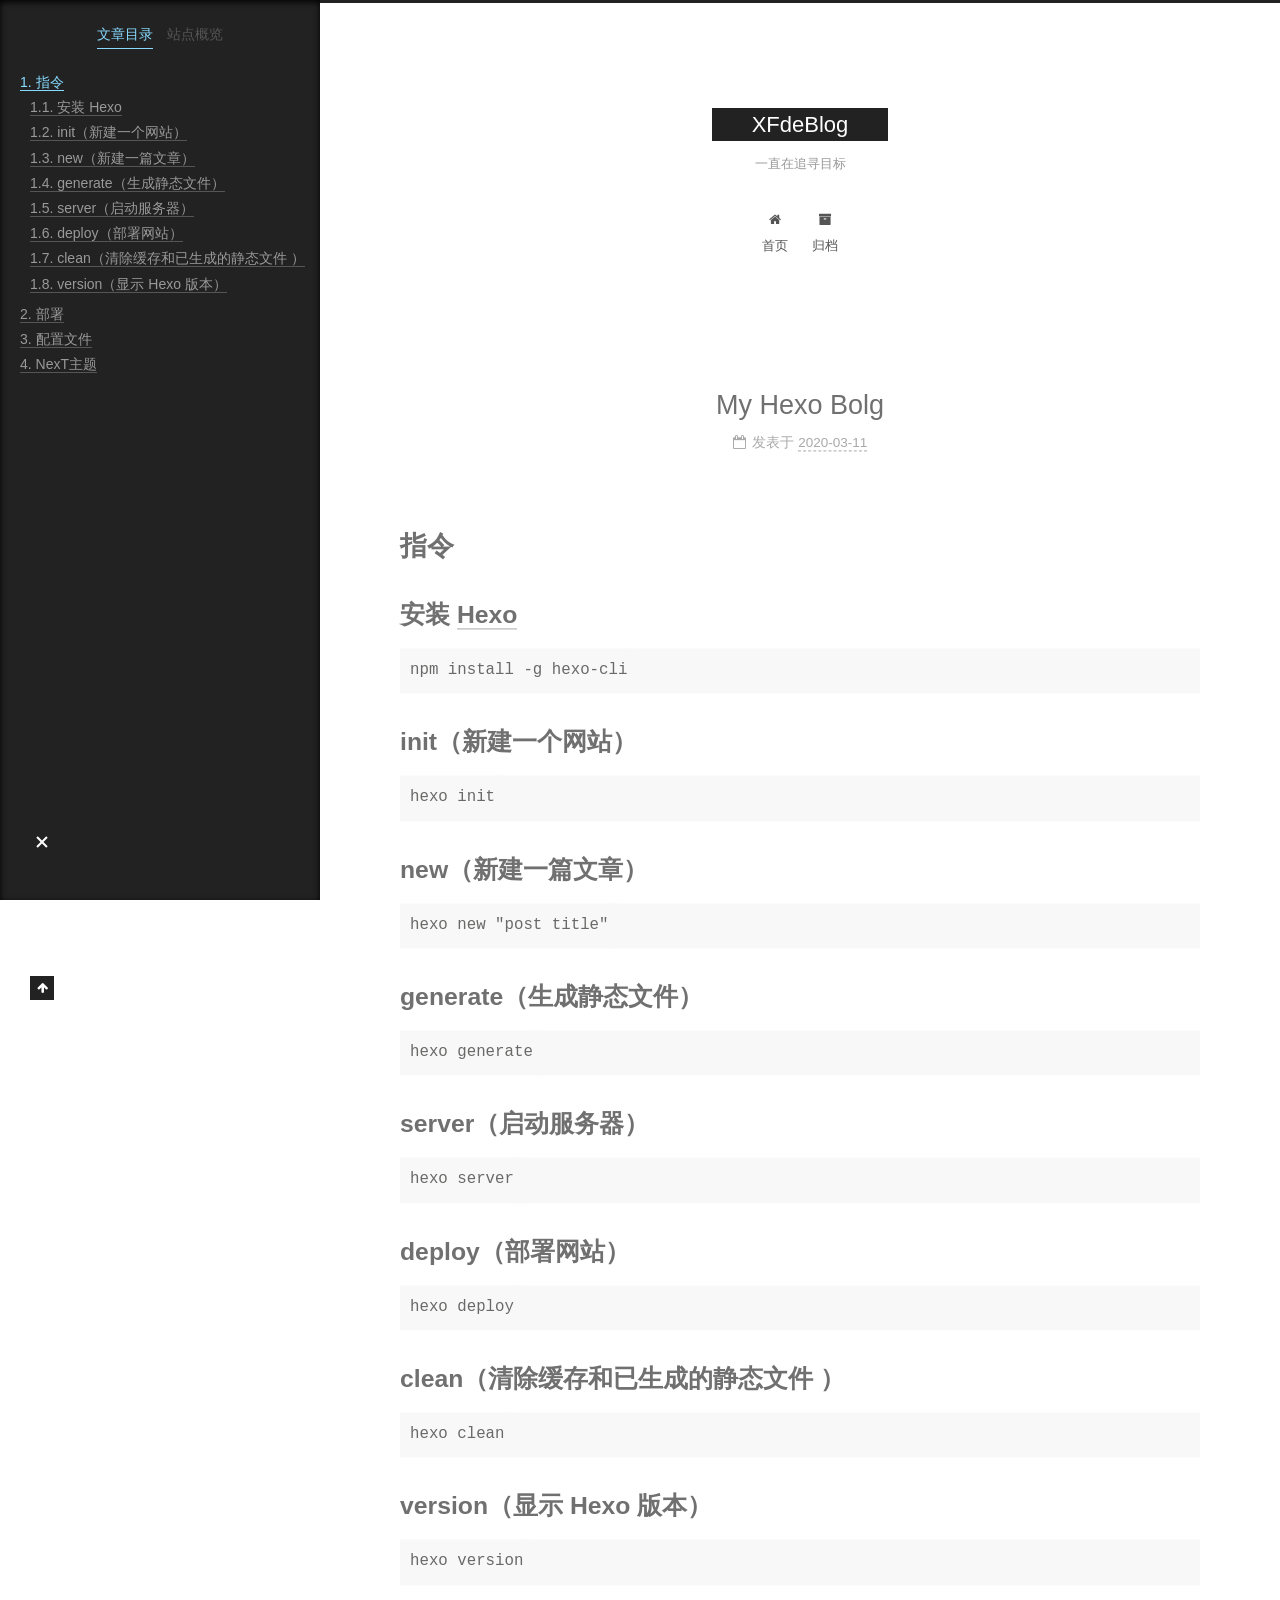
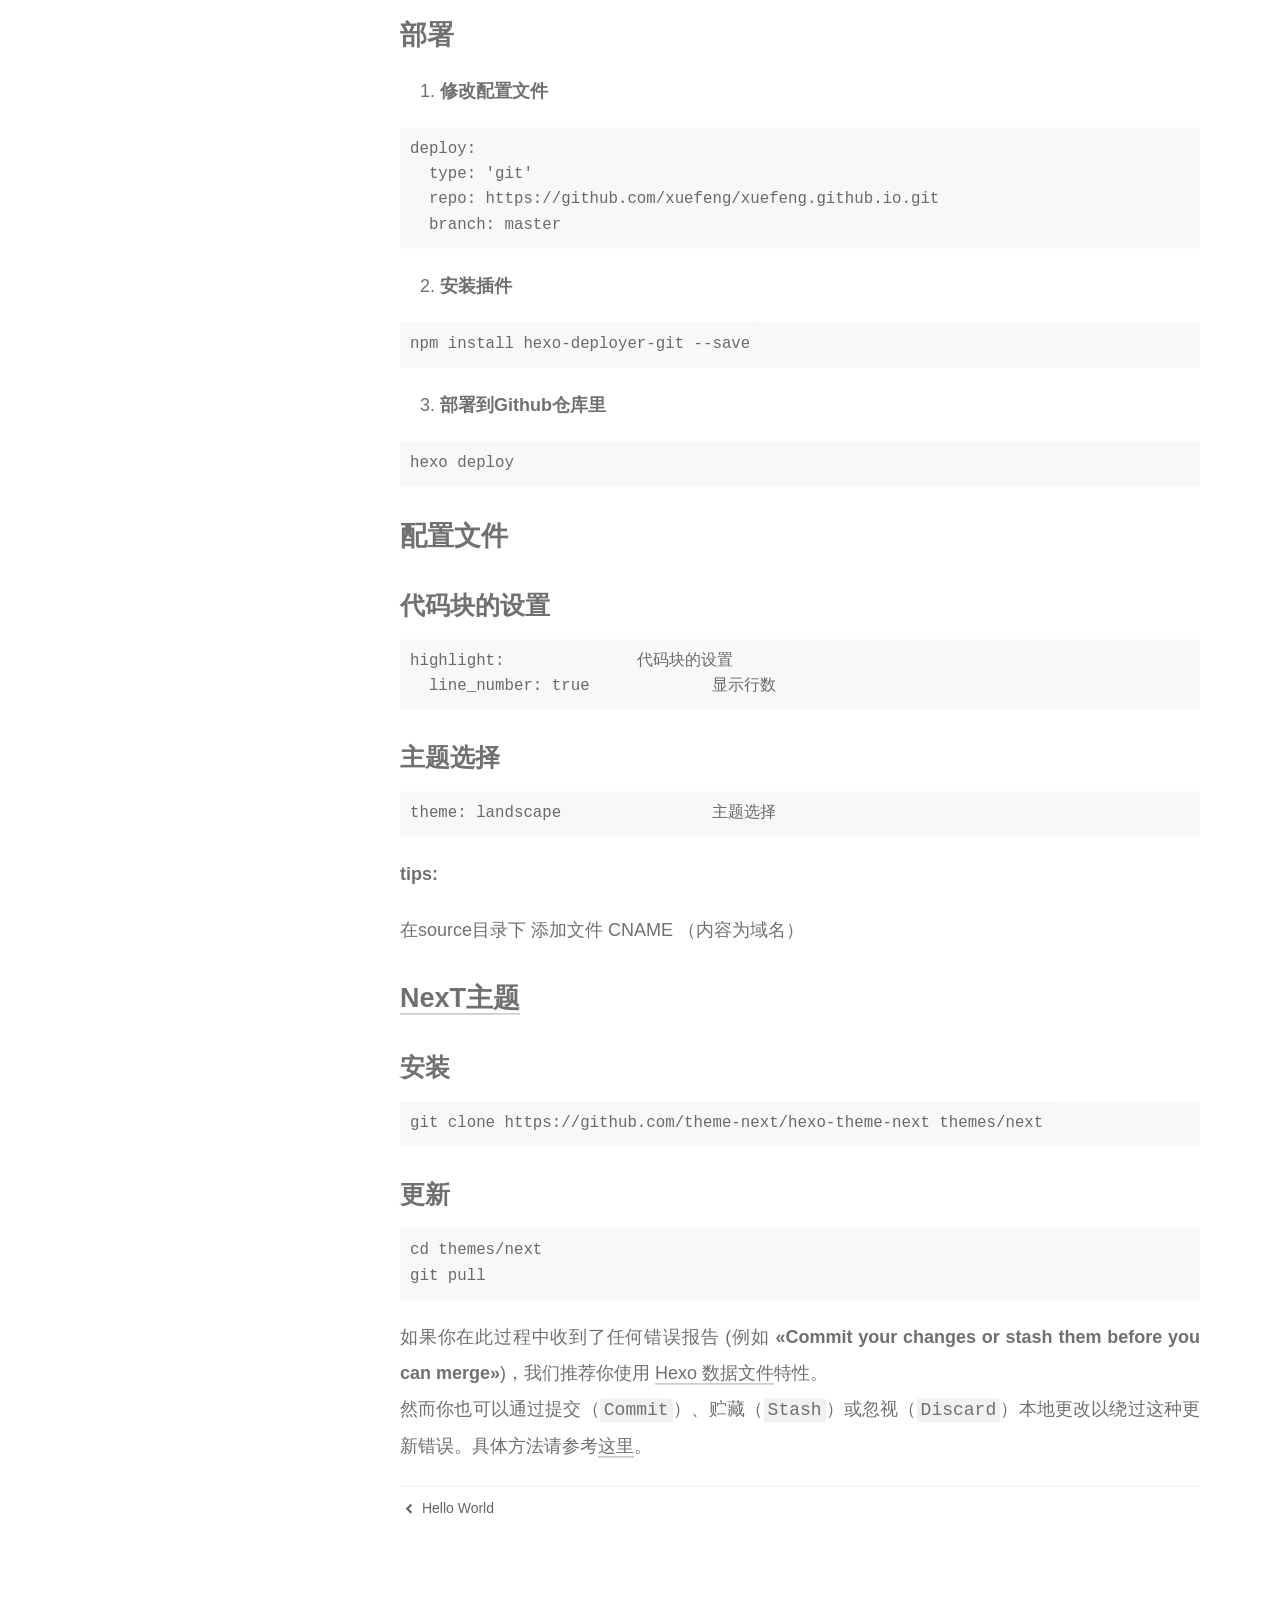
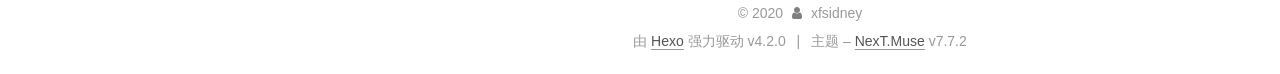
<file: 2020/03/11/My-Hexo-Bolg/index.html>
<!DOCTYPE html>
<html lang="zh-CN">
<head>
  <meta charset="UTF-8">
<meta name="viewport" content="width=device-width, initial-scale=1, maximum-scale=2">
<meta name="theme-color" content="#222">
<meta name="generator" content="Hexo 4.2.0">
  <link rel="apple-touch-icon" sizes="180x180" href="/images/apple-touch-icon-next.png">
  <link rel="icon" type="image/png" sizes="32x32" href="/images/favicon-32x32-next.png">
  <link rel="icon" type="image/png" sizes="16x16" href="/images/favicon-16x16-next.png">
  <link rel="mask-icon" href="/images/logo.svg" color="#222">

<link rel="stylesheet" href="/css/main.css">


<link rel="stylesheet" href="/lib/font-awesome/css/font-awesome.min.css">

<script id="hexo-configurations">
    var NexT = window.NexT || {};
    var CONFIG = {"hostname":"yoursite.com","root":"/","scheme":"Muse","version":"7.7.2","exturl":false,"sidebar":{"position":"left","display":"post","padding":18,"offset":12,"onmobile":false},"copycode":{"enable":false,"show_result":false,"style":null},"back2top":{"enable":true,"sidebar":false,"scrollpercent":false},"bookmark":{"enable":false,"color":"#222","save":"auto"},"fancybox":false,"mediumzoom":false,"lazyload":false,"pangu":false,"comments":{"style":"tabs","active":null,"storage":true,"lazyload":false,"nav":null},"algolia":{"hits":{"per_page":10},"labels":{"input_placeholder":"Search for Posts","hits_empty":"We didn't find any results for the search: ${query}","hits_stats":"${hits} results found in ${time} ms"}},"localsearch":{"enable":false,"trigger":"auto","top_n_per_article":1,"unescape":false,"preload":false},"motion":{"enable":true,"async":false,"transition":{"post_block":"fadeIn","post_header":"slideDownIn","post_body":"slideDownIn","coll_header":"slideLeftIn","sidebar":"slideUpIn"}}};
  </script>

  <meta name="description" content="指令安装 Hexonpm install -g hexo-cli  init（新建一个网站）hexo init  new（新建一篇文章）hexo new &quot;post title&quot;  generate（生成静态文件）hexo generate  server（启动服务器）hexo server  deploy（部署网站）hexo deploy  clean（清除缓存和已生成的静态">
<meta property="og:type" content="article">
<meta property="og:title" content="My Hexo Bolg">
<meta property="og:url" content="http://yoursite.com/2020/03/11/My-Hexo-Bolg/index.html">
<meta property="og:site_name" content="XFdeBlog">
<meta property="og:description" content="指令安装 Hexonpm install -g hexo-cli  init（新建一个网站）hexo init  new（新建一篇文章）hexo new &quot;post title&quot;  generate（生成静态文件）hexo generate  server（启动服务器）hexo server  deploy（部署网站）hexo deploy  clean（清除缓存和已生成的静态">
<meta property="og:locale" content="zh_CN">
<meta property="article:published_time" content="2020-03-11T09:45:47.000Z">
<meta property="article:modified_time" content="2020-03-11T12:44:41.395Z">
<meta property="article:author" content="xfsidney">
<meta property="article:tag" content="xfsidney">
<meta property="article:tag" content="xfdeblog">
<meta name="twitter:card" content="summary">

<link rel="canonical" href="http://yoursite.com/2020/03/11/My-Hexo-Bolg/">


<script id="page-configurations">
  // https://hexo.io/docs/variables.html
  CONFIG.page = {
    sidebar: "",
    isHome : false,
    isPost : true
  };
</script>

  <title>My Hexo Bolg | XFdeBlog</title>
  






  <noscript>
  <style>
  .use-motion .brand,
  .use-motion .menu-item,
  .sidebar-inner,
  .use-motion .post-block,
  .use-motion .pagination,
  .use-motion .comments,
  .use-motion .post-header,
  .use-motion .post-body,
  .use-motion .collection-header { opacity: initial; }

  .use-motion .site-title,
  .use-motion .site-subtitle {
    opacity: initial;
    top: initial;
  }

  .use-motion .logo-line-before i { left: initial; }
  .use-motion .logo-line-after i { right: initial; }
  </style>
</noscript>

</head>

<body itemscope itemtype="http://schema.org/WebPage">
  <div class="container use-motion">
    <div class="headband"></div>

    <header class="header" itemscope itemtype="http://schema.org/WPHeader">
      <div class="header-inner"><div class="site-brand-container">
  <div class="site-nav-toggle">
    <div class="toggle" aria-label="切换导航栏">
      <span class="toggle-line toggle-line-first"></span>
      <span class="toggle-line toggle-line-middle"></span>
      <span class="toggle-line toggle-line-last"></span>
    </div>
  </div>

  <div class="site-meta">

    <div>
      <a href="/" class="brand" rel="start">
        <span class="logo-line-before"><i></i></span>
        <span class="site-title">XFdeBlog</span>
        <span class="logo-line-after"><i></i></span>
      </a>
    </div>
        <p class="site-subtitle">一直在追寻目标</p>
  </div>

  <div class="site-nav-right">
    <div class="toggle popup-trigger">
    </div>
  </div>
</div>


<nav class="site-nav">
  
  <ul id="menu" class="menu">
        <li class="menu-item menu-item-home">

    <a href="/" rel="section"><i class="fa fa-fw fa-home"></i>首页</a>

  </li>
        <li class="menu-item menu-item-archives">

    <a href="/archives/" rel="section"><i class="fa fa-fw fa-archive"></i>归档</a>

  </li>
  </ul>

</nav>
</div>
    </header>

    
  <div class="back-to-top">
    <i class="fa fa-arrow-up"></i>
    <span>0%</span>
  </div>


    <main class="main">
      <div class="main-inner">
        <div class="content-wrap">
          

          <div class="content">
            

  <div class="posts-expand">
      
  
  
  <article itemscope itemtype="http://schema.org/Article" class="post-block " lang="zh-CN">
    <link itemprop="mainEntityOfPage" href="http://yoursite.com/2020/03/11/My-Hexo-Bolg/">

    <span hidden itemprop="author" itemscope itemtype="http://schema.org/Person">
      <meta itemprop="image" content="/images/avatar.gif">
      <meta itemprop="name" content="xfsidney">
      <meta itemprop="description" content="自由与旅游的行程">
    </span>

    <span hidden itemprop="publisher" itemscope itemtype="http://schema.org/Organization">
      <meta itemprop="name" content="XFdeBlog">
    </span>
      <header class="post-header">
        <h1 class="post-title" itemprop="name headline">
          My Hexo Bolg
        </h1>

        <div class="post-meta">
            <span class="post-meta-item">
              <span class="post-meta-item-icon">
                <i class="fa fa-calendar-o"></i>
              </span>
              <span class="post-meta-item-text">发表于</span>
              

              <time title="创建时间：2020-03-11 17:45:47 / 修改时间：20:44:41" itemprop="dateCreated datePublished" datetime="2020-03-11T17:45:47+08:00">2020-03-11</time>
            </span>

          

        </div>
      </header>

    
    
    
    <div class="post-body" itemprop="articleBody">

      
        <h1 id="指令"><a href="#指令" class="headerlink" title="指令"></a>指令</h1><h2 id="安装-Hexo"><a href="#安装-Hexo" class="headerlink" title="安装 Hexo"></a>安装 <a href="http://hexo.io/" target="_blank" rel="noopener">Hexo</a></h2><figure class="highlight plain"><table><tr><td class="code"><pre><span class="line">npm install -g hexo-cli</span><br></pre></td></tr></table></figure>

<h2 id="init（新建一个网站）"><a href="#init（新建一个网站）" class="headerlink" title="init（新建一个网站）"></a>init（新建一个网站）</h2><figure class="highlight plain"><table><tr><td class="code"><pre><span class="line">hexo init</span><br></pre></td></tr></table></figure>

<h2 id="new（新建一篇文章）"><a href="#new（新建一篇文章）" class="headerlink" title="new（新建一篇文章）"></a>new（新建一篇文章）</h2><figure class="highlight plain"><table><tr><td class="code"><pre><span class="line">hexo new &quot;post title&quot;</span><br></pre></td></tr></table></figure>

<h2 id="generate（生成静态文件）"><a href="#generate（生成静态文件）" class="headerlink" title="generate（生成静态文件）"></a>generate（生成静态文件）</h2><figure class="highlight plain"><table><tr><td class="code"><pre><span class="line">hexo generate</span><br></pre></td></tr></table></figure>

<h2 id="server（启动服务器）"><a href="#server（启动服务器）" class="headerlink" title="server（启动服务器）"></a>server（启动服务器）</h2><figure class="highlight plain"><table><tr><td class="code"><pre><span class="line">hexo server</span><br></pre></td></tr></table></figure>

<h2 id="deploy（部署网站）"><a href="#deploy（部署网站）" class="headerlink" title="deploy（部署网站）"></a>deploy（部署网站）</h2><figure class="highlight plain"><table><tr><td class="code"><pre><span class="line">hexo deploy</span><br></pre></td></tr></table></figure>

<h2 id="clean（清除缓存和已生成的静态文件-）"><a href="#clean（清除缓存和已生成的静态文件-）" class="headerlink" title="clean（清除缓存和已生成的静态文件 ）"></a>clean（清除缓存和已生成的静态文件 ）</h2><figure class="highlight plain"><table><tr><td class="code"><pre><span class="line">hexo clean</span><br></pre></td></tr></table></figure>

<h2 id="version（显示-Hexo-版本）"><a href="#version（显示-Hexo-版本）" class="headerlink" title="version（显示 Hexo 版本）"></a>version（显示 Hexo 版本）</h2><figure class="highlight plain"><table><tr><td class="code"><pre><span class="line">hexo version</span><br></pre></td></tr></table></figure>



<h1 id="部署"><a href="#部署" class="headerlink" title="部署"></a>部署</h1><ol>
<li><strong>修改配置文件</strong></li>
</ol>
<figure class="highlight plain"><table><tr><td class="code"><pre><span class="line">deploy:</span><br><span class="line">  type: &#39;git&#39;</span><br><span class="line">  repo: https:&#x2F;&#x2F;github.com&#x2F;xuefeng&#x2F;xuefeng.github.io.git</span><br><span class="line">  branch: master</span><br></pre></td></tr></table></figure>

<ol start="2">
<li><strong>安装插件</strong></li>
</ol>
<figure class="highlight plain"><table><tr><td class="code"><pre><span class="line">npm install hexo-deployer-git --save</span><br></pre></td></tr></table></figure>

<ol start="3">
<li><strong>部署到Github仓库里</strong></li>
</ol>
<figure class="highlight plain"><table><tr><td class="code"><pre><span class="line">hexo deploy</span><br></pre></td></tr></table></figure>

<h1 id="配置文件"><a href="#配置文件" class="headerlink" title="配置文件"></a>配置文件</h1><h2 id="代码块的设置"><a href="#代码块的设置" class="headerlink" title="代码块的设置"></a>代码块的设置</h2><figure class="highlight plain"><table><tr><td class="code"><pre><span class="line">highlight:		代码块的设置</span><br><span class="line">  line_number: true		显示行数</span><br></pre></td></tr></table></figure>

<h2 id="主题选择"><a href="#主题选择" class="headerlink" title="主题选择"></a>主题选择</h2><figure class="highlight plain"><table><tr><td class="code"><pre><span class="line">theme: landscape		主题选择</span><br></pre></td></tr></table></figure>

<p><strong>tips:</strong> </p>
<p>在source目录下 添加文件 CNAME （内容为域名）</p>
<h1 id="NexT主题"><a href="#NexT主题" class="headerlink" title="NexT主题"></a><a href="https://github.com/theme-next/hexo-theme-next" target="_blank" rel="noopener">NexT主题</a></h1><h2 id="安装"><a href="#安装" class="headerlink" title="安装"></a>安装</h2><figure class="highlight plain"><table><tr><td class="code"><pre><span class="line">git clone https:&#x2F;&#x2F;github.com&#x2F;theme-next&#x2F;hexo-theme-next themes&#x2F;next</span><br></pre></td></tr></table></figure>

<h2 id="更新"><a href="#更新" class="headerlink" title="更新"></a>更新</h2><figure class="highlight plain"><table><tr><td class="code"><pre><span class="line">cd themes&#x2F;next</span><br><span class="line">git pull</span><br></pre></td></tr></table></figure>

<p>如果你在此过程中收到了任何错误报告 (例如 <strong>«Commit your changes or stash them before you can merge»</strong>)，我们推荐你使用 <a href="https://github.com/theme-next/hexo-theme-next/blob/master/docs/zh-CN/DATA-FILES.md" target="_blank" rel="noopener">Hexo 数据文件</a>特性。<br>然而你也可以通过提交（<code>Commit</code>）、贮藏（<code>Stash</code>）或忽视（<code>Discard</code>）本地更改以绕过这种更新错误。具体方法请参考<a href="https://stackoverflow.com/a/15745424/5861495" target="_blank" rel="noopener">这里</a>。</p>

    </div>

    
    
    

      <footer class="post-footer">

        


        
    <div class="post-nav">
      <div class="post-nav-item">
    <a href="/2020/03/11/hello-world/" rel="prev" title="Hello World">
      <i class="fa fa-chevron-left"></i> Hello World
    </a></div>
      <div class="post-nav-item"></div>
    </div>
      </footer>
    
  </article>
  
  
  

  </div>


          </div>
          

<script>
  window.addEventListener('tabs:register', () => {
    let { activeClass } = CONFIG.comments;
    if (CONFIG.comments.storage) {
      activeClass = localStorage.getItem('comments_active') || activeClass;
    }
    if (activeClass) {
      let activeTab = document.querySelector(`a[href="#comment-${activeClass}"]`);
      if (activeTab) {
        activeTab.click();
      }
    }
  });
  if (CONFIG.comments.storage) {
    window.addEventListener('tabs:click', event => {
      if (!event.target.matches('.tabs-comment .tab-content .tab-pane')) return;
      let commentClass = event.target.classList[1];
      localStorage.setItem('comments_active', commentClass);
    });
  }
</script>

        </div>
          
  
  <div class="toggle sidebar-toggle">
    <span class="toggle-line toggle-line-first"></span>
    <span class="toggle-line toggle-line-middle"></span>
    <span class="toggle-line toggle-line-last"></span>
  </div>

  <aside class="sidebar">
    <div class="sidebar-inner">

      <ul class="sidebar-nav motion-element">
        <li class="sidebar-nav-toc">
          文章目录
        </li>
        <li class="sidebar-nav-overview">
          站点概览
        </li>
      </ul>

      <!--noindex-->
      <div class="post-toc-wrap sidebar-panel">
          <div class="post-toc motion-element"><ol class="nav"><li class="nav-item nav-level-1"><a class="nav-link" href="#指令"><span class="nav-number">1.</span> <span class="nav-text">指令</span></a><ol class="nav-child"><li class="nav-item nav-level-2"><a class="nav-link" href="#安装-Hexo"><span class="nav-number">1.1.</span> <span class="nav-text">安装 Hexo</span></a></li><li class="nav-item nav-level-2"><a class="nav-link" href="#init（新建一个网站）"><span class="nav-number">1.2.</span> <span class="nav-text">init（新建一个网站）</span></a></li><li class="nav-item nav-level-2"><a class="nav-link" href="#new（新建一篇文章）"><span class="nav-number">1.3.</span> <span class="nav-text">new（新建一篇文章）</span></a></li><li class="nav-item nav-level-2"><a class="nav-link" href="#generate（生成静态文件）"><span class="nav-number">1.4.</span> <span class="nav-text">generate（生成静态文件）</span></a></li><li class="nav-item nav-level-2"><a class="nav-link" href="#server（启动服务器）"><span class="nav-number">1.5.</span> <span class="nav-text">server（启动服务器）</span></a></li><li class="nav-item nav-level-2"><a class="nav-link" href="#deploy（部署网站）"><span class="nav-number">1.6.</span> <span class="nav-text">deploy（部署网站）</span></a></li><li class="nav-item nav-level-2"><a class="nav-link" href="#clean（清除缓存和已生成的静态文件-）"><span class="nav-number">1.7.</span> <span class="nav-text">clean（清除缓存和已生成的静态文件 ）</span></a></li><li class="nav-item nav-level-2"><a class="nav-link" href="#version（显示-Hexo-版本）"><span class="nav-number">1.8.</span> <span class="nav-text">version（显示 Hexo 版本）</span></a></li></ol></li><li class="nav-item nav-level-1"><a class="nav-link" href="#部署"><span class="nav-number">2.</span> <span class="nav-text">部署</span></a></li><li class="nav-item nav-level-1"><a class="nav-link" href="#配置文件"><span class="nav-number">3.</span> <span class="nav-text">配置文件</span></a><ol class="nav-child"><li class="nav-item nav-level-2"><a class="nav-link" href="#代码块的设置"><span class="nav-number">3.1.</span> <span class="nav-text">代码块的设置</span></a></li><li class="nav-item nav-level-2"><a class="nav-link" href="#主题选择"><span class="nav-number">3.2.</span> <span class="nav-text">主题选择</span></a></li></ol></li><li class="nav-item nav-level-1"><a class="nav-link" href="#NexT主题"><span class="nav-number">4.</span> <span class="nav-text">NexT主题</span></a><ol class="nav-child"><li class="nav-item nav-level-2"><a class="nav-link" href="#安装"><span class="nav-number">4.1.</span> <span class="nav-text">安装</span></a></li><li class="nav-item nav-level-2"><a class="nav-link" href="#更新"><span class="nav-number">4.2.</span> <span class="nav-text">更新</span></a></li></ol></li></ol></div>
      </div>
      <!--/noindex-->

      <div class="site-overview-wrap sidebar-panel">
        <div class="site-author motion-element" itemprop="author" itemscope itemtype="http://schema.org/Person">
  <p class="site-author-name" itemprop="name">xfsidney</p>
  <div class="site-description" itemprop="description">自由与旅游的行程</div>
</div>
<div class="site-state-wrap motion-element">
  <nav class="site-state">
      <div class="site-state-item site-state-posts">
          <a href="/archives/">
        
          <span class="site-state-item-count">2</span>
          <span class="site-state-item-name">日志</span>
        </a>
      </div>
  </nav>
</div>



      </div>

    </div>
  </aside>
  <div id="sidebar-dimmer"></div>


      </div>
    </main>

    <footer class="footer">
      <div class="footer-inner">
        

<div class="copyright">
  
  &copy; 
  <span itemprop="copyrightYear">2020</span>
  <span class="with-love">
    <i class="fa fa-user"></i>
  </span>
  <span class="author" itemprop="copyrightHolder">xfsidney</span>
</div>
  <div class="powered-by">由 <a href="https://hexo.io/" class="theme-link" rel="noopener" target="_blank">Hexo</a> 强力驱动 v4.2.0
  </div>
  <span class="post-meta-divider">|</span>
  <div class="theme-info">主题 – <a href="https://muse.theme-next.org/" class="theme-link" rel="noopener" target="_blank">NexT.Muse</a> v7.7.2
  </div>

        








      </div>
    </footer>
  </div>

  
  <script src="/lib/anime.min.js"></script>
  <script src="/lib/velocity/velocity.min.js"></script>
  <script src="/lib/velocity/velocity.ui.min.js"></script>

<script src="/js/utils.js"></script>

<script src="/js/motion.js"></script>


<script src="/js/schemes/muse.js"></script>


<script src="/js/next-boot.js"></script>




  















  

  

</body>
</html>
</file>
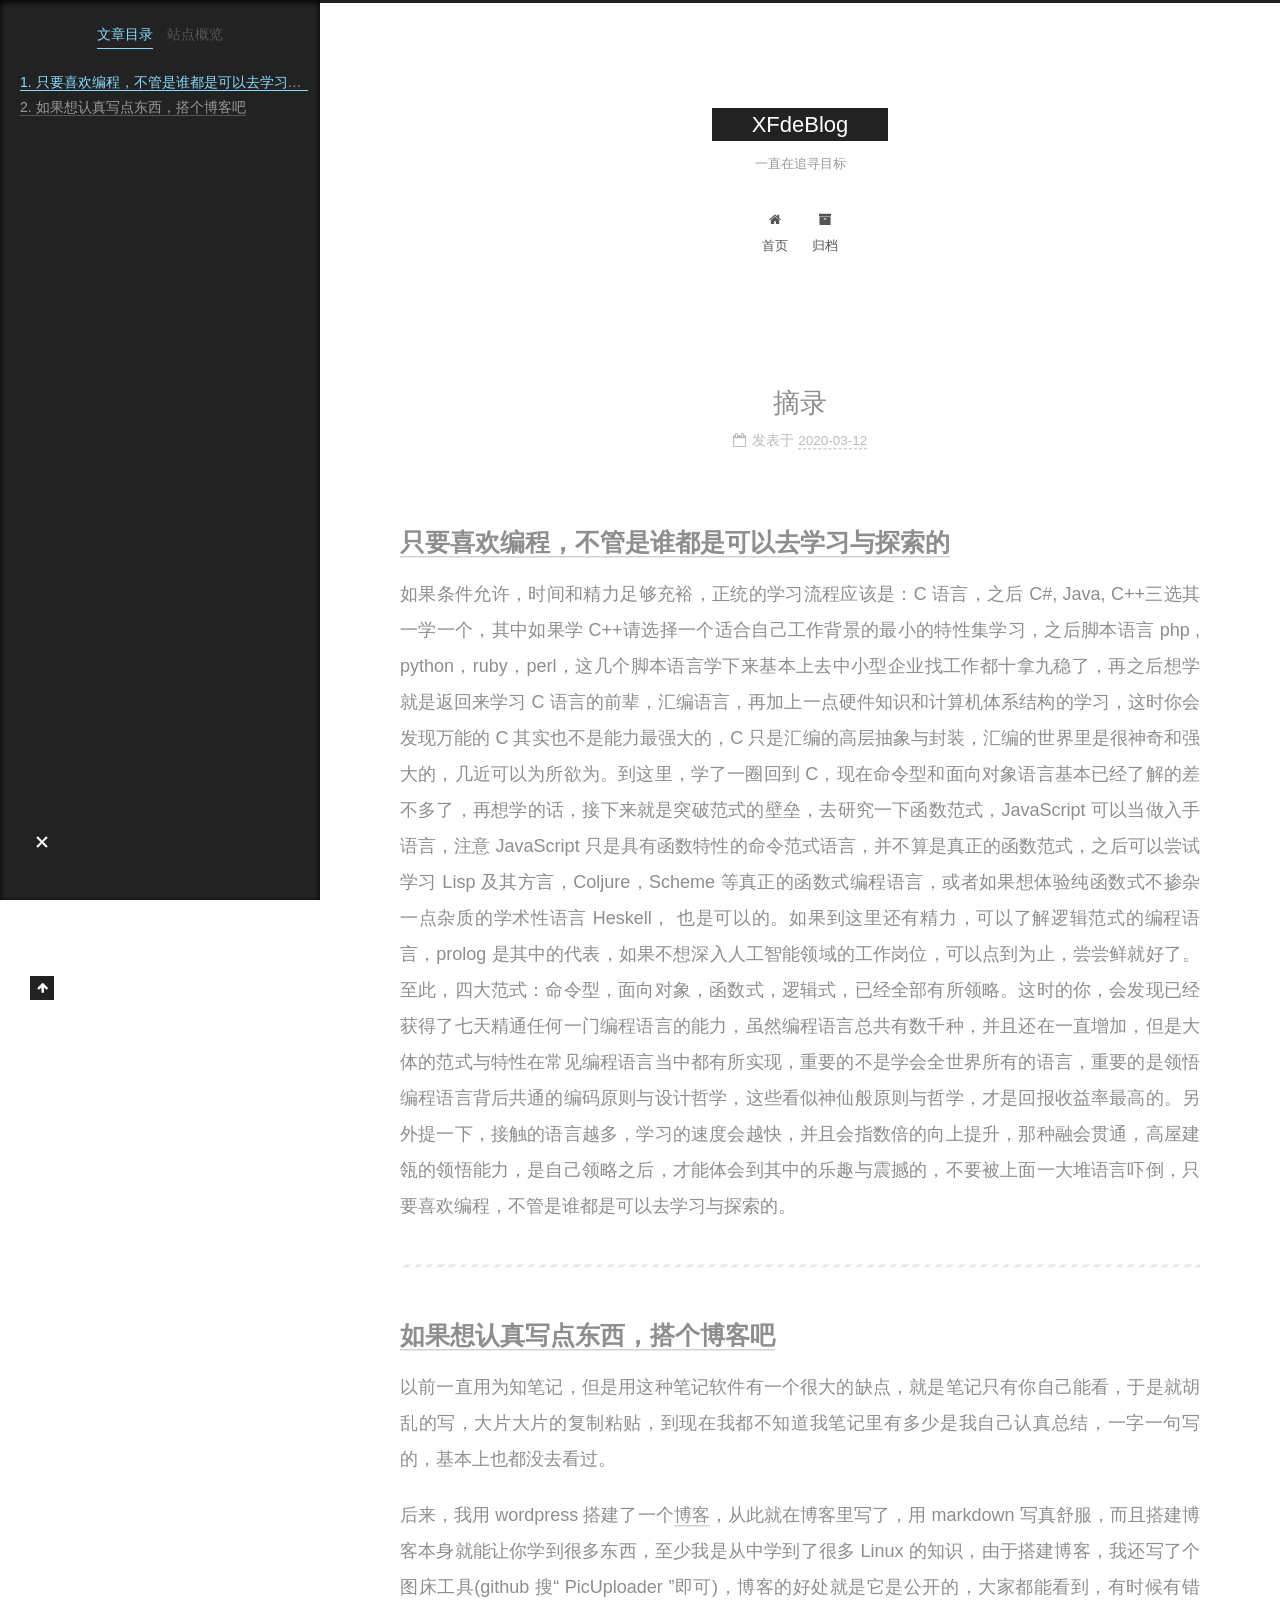
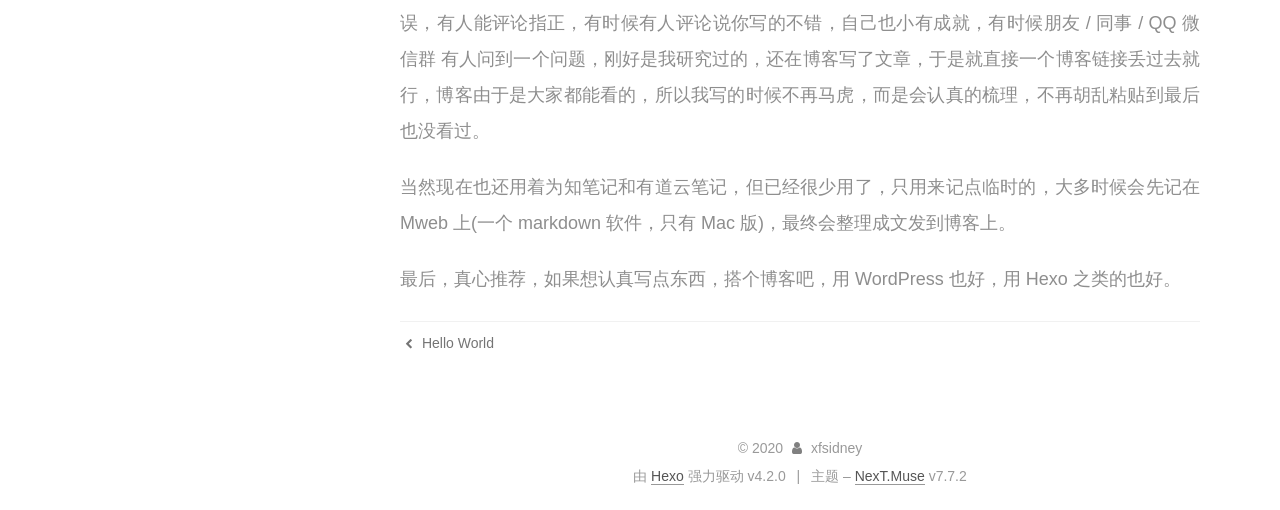
<file: 2020/03/12/摘录/index.html>
<!DOCTYPE html>
<html lang="zh-CN">
<head>
  <meta charset="UTF-8">
<meta name="viewport" content="width=device-width, initial-scale=1, maximum-scale=2">
<meta name="theme-color" content="#222">
<meta name="generator" content="Hexo 4.2.0">
  <link rel="apple-touch-icon" sizes="180x180" href="/images/apple-touch-icon-next.png">
  <link rel="icon" type="image/png" sizes="32x32" href="/images/favicon-32x32-next.png">
  <link rel="icon" type="image/png" sizes="16x16" href="/images/favicon-16x16-next.png">
  <link rel="mask-icon" href="/images/logo.svg" color="#222">

<link rel="stylesheet" href="/css/main.css">


<link rel="stylesheet" href="/lib/font-awesome/css/font-awesome.min.css">

<script id="hexo-configurations">
    var NexT = window.NexT || {};
    var CONFIG = {"hostname":"yoursite.com","root":"/","scheme":"Muse","version":"7.7.2","exturl":false,"sidebar":{"position":"left","display":"post","padding":18,"offset":12,"onmobile":false},"copycode":{"enable":false,"show_result":false,"style":null},"back2top":{"enable":true,"sidebar":false,"scrollpercent":false},"bookmark":{"enable":false,"color":"#222","save":"auto"},"fancybox":false,"mediumzoom":false,"lazyload":false,"pangu":false,"comments":{"style":"tabs","active":null,"storage":true,"lazyload":false,"nav":null},"algolia":{"hits":{"per_page":10},"labels":{"input_placeholder":"Search for Posts","hits_empty":"We didn't find any results for the search: ${query}","hits_stats":"${hits} results found in ${time} ms"}},"localsearch":{"enable":false,"trigger":"auto","top_n_per_article":1,"unescape":false,"preload":false},"motion":{"enable":true,"async":false,"transition":{"post_block":"fadeIn","post_header":"slideDownIn","post_body":"slideDownIn","coll_header":"slideLeftIn","sidebar":"slideUpIn"}}};
  </script>

  <meta name="description" content="只要喜欢编程，不管是谁都是可以去学习与探索的如果条件允许，时间和精力足够充裕，正统的学习流程应该是：C 语言，之后 C#, Java, C++三选其一学一个，其中如果学 C++请选择一个适合自己工作背景的最小的特性集学习，之后脚本语言 php , python，ruby，perl，这几个脚本语言学下来基本上去中小型企业找工作都十拿九稳了，再之后想学就是返回来学习 C 语言的前辈，汇编语言，再加上一">
<meta property="og:type" content="article">
<meta property="og:title" content="摘录">
<meta property="og:url" content="http://yoursite.com/2020/03/12/%E6%91%98%E5%BD%95/index.html">
<meta property="og:site_name" content="XFdeBlog">
<meta property="og:description" content="只要喜欢编程，不管是谁都是可以去学习与探索的如果条件允许，时间和精力足够充裕，正统的学习流程应该是：C 语言，之后 C#, Java, C++三选其一学一个，其中如果学 C++请选择一个适合自己工作背景的最小的特性集学习，之后脚本语言 php , python，ruby，perl，这几个脚本语言学下来基本上去中小型企业找工作都十拿九稳了，再之后想学就是返回来学习 C 语言的前辈，汇编语言，再加上一">
<meta property="og:locale" content="zh_CN">
<meta property="article:published_time" content="2020-03-12T02:02:25.000Z">
<meta property="article:modified_time" content="2020-03-12T02:06:54.148Z">
<meta property="article:author" content="xfsidney">
<meta property="article:tag" content="xfsidney">
<meta property="article:tag" content="xfdeblog">
<meta name="twitter:card" content="summary">

<link rel="canonical" href="http://yoursite.com/2020/03/12/%E6%91%98%E5%BD%95/">


<script id="page-configurations">
  // https://hexo.io/docs/variables.html
  CONFIG.page = {
    sidebar: "",
    isHome : false,
    isPost : true
  };
</script>

  <title>摘录 | XFdeBlog</title>
  






  <noscript>
  <style>
  .use-motion .brand,
  .use-motion .menu-item,
  .sidebar-inner,
  .use-motion .post-block,
  .use-motion .pagination,
  .use-motion .comments,
  .use-motion .post-header,
  .use-motion .post-body,
  .use-motion .collection-header { opacity: initial; }

  .use-motion .site-title,
  .use-motion .site-subtitle {
    opacity: initial;
    top: initial;
  }

  .use-motion .logo-line-before i { left: initial; }
  .use-motion .logo-line-after i { right: initial; }
  </style>
</noscript>

</head>

<body itemscope itemtype="http://schema.org/WebPage">
  <div class="container use-motion">
    <div class="headband"></div>

    <header class="header" itemscope itemtype="http://schema.org/WPHeader">
      <div class="header-inner"><div class="site-brand-container">
  <div class="site-nav-toggle">
    <div class="toggle" aria-label="切换导航栏">
      <span class="toggle-line toggle-line-first"></span>
      <span class="toggle-line toggle-line-middle"></span>
      <span class="toggle-line toggle-line-last"></span>
    </div>
  </div>

  <div class="site-meta">

    <div>
      <a href="/" class="brand" rel="start">
        <span class="logo-line-before"><i></i></span>
        <span class="site-title">XFdeBlog</span>
        <span class="logo-line-after"><i></i></span>
      </a>
    </div>
        <p class="site-subtitle">一直在追寻目标</p>
  </div>

  <div class="site-nav-right">
    <div class="toggle popup-trigger">
    </div>
  </div>
</div>


<nav class="site-nav">
  
  <ul id="menu" class="menu">
        <li class="menu-item menu-item-home">

    <a href="/" rel="section"><i class="fa fa-fw fa-home"></i>首页</a>

  </li>
        <li class="menu-item menu-item-archives">

    <a href="/archives/" rel="section"><i class="fa fa-fw fa-archive"></i>归档</a>

  </li>
  </ul>

</nav>
</div>
    </header>

    
  <div class="back-to-top">
    <i class="fa fa-arrow-up"></i>
    <span>0%</span>
  </div>


    <main class="main">
      <div class="main-inner">
        <div class="content-wrap">
          

          <div class="content">
            

  <div class="posts-expand">
      
  
  
  <article itemscope itemtype="http://schema.org/Article" class="post-block " lang="zh-CN">
    <link itemprop="mainEntityOfPage" href="http://yoursite.com/2020/03/12/%E6%91%98%E5%BD%95/">

    <span hidden itemprop="author" itemscope itemtype="http://schema.org/Person">
      <meta itemprop="image" content="/images/avatar.gif">
      <meta itemprop="name" content="xfsidney">
      <meta itemprop="description" content="自由与旅游的行程">
    </span>

    <span hidden itemprop="publisher" itemscope itemtype="http://schema.org/Organization">
      <meta itemprop="name" content="XFdeBlog">
    </span>
      <header class="post-header">
        <h1 class="post-title" itemprop="name headline">
          摘录
        </h1>

        <div class="post-meta">
            <span class="post-meta-item">
              <span class="post-meta-item-icon">
                <i class="fa fa-calendar-o"></i>
              </span>
              <span class="post-meta-item-text">发表于</span>
              

              <time title="创建时间：2020-03-12 10:02:25 / 修改时间：10:06:54" itemprop="dateCreated datePublished" datetime="2020-03-12T10:02:25+08:00">2020-03-12</time>
            </span>

          

        </div>
      </header>

    
    
    
    <div class="post-body" itemprop="articleBody">

      
        <h2 id="只要喜欢编程，不管是谁都是可以去学习与探索的"><a href="#只要喜欢编程，不管是谁都是可以去学习与探索的" class="headerlink" title="只要喜欢编程，不管是谁都是可以去学习与探索的"></a><a href="https://www.v2ex.com/t/651628?p=1#r_8672949" target="_blank" rel="noopener">只要喜欢编程，不管是谁都是可以去学习与探索的</a></h2><p>如果条件允许，时间和精力足够充裕，正统的学习流程应该是：C 语言，之后 C#, Java, C++三选其一学一个，其中如果学 C++请选择一个适合自己工作背景的最小的特性集学习，之后脚本语言 php , python，ruby，perl，这几个脚本语言学下来基本上去中小型企业找工作都十拿九稳了，再之后想学就是返回来学习 C 语言的前辈，汇编语言，再加上一点硬件知识和计算机体系结构的学习，这时你会发现万能的 C 其实也不是能力最强大的，C 只是汇编的高层抽象与封装，汇编的世界里是很神奇和强大的，几近可以为所欲为。到这里，学了一圈回到 C，现在命令型和面向对象语言基本已经了解的差不多了，再想学的话，接下来就是突破范式的壁垒，去研究一下函数范式，JavaScript 可以当做入手语言，注意 JavaScript 只是具有函数特性的命令范式语言，并不算是真正的函数范式，之后可以尝试学习 Lisp 及其方言，Coljure，Scheme 等真正的函数式编程语言，或者如果想体验纯函数式不掺杂一点杂质的学术性语言 Heskell， 也是可以的。如果到这里还有精力，可以了解逻辑范式的编程语言，prolog 是其中的代表，如果不想深入人工智能领域的工作岗位，可以点到为止，尝尝鲜就好了。至此，四大范式：命令型，面向对象，函数式，逻辑式，已经全部有所领略。这时的你，会发现已经获得了七天精通任何一门编程语言的能力，虽然编程语言总共有数千种，并且还在一直增加，但是大体的范式与特性在常见编程语言当中都有所实现，重要的不是学会全世界所有的语言，重要的是领悟编程语言背后共通的编码原则与设计哲学，这些看似神仙般原则与哲学，才是回报收益率最高的。另外提一下，接触的语言越多，学习的速度会越快，并且会指数倍的向上提升，那种融会贯通，高屋建瓴的领悟能力，是自己领略之后，才能体会到其中的乐趣与震撼的，不要被上面一大堆语言吓倒，只要喜欢编程，不管是谁都是可以去学习与探索的。</p>
<hr>
<h2 id="如果想认真写点东西，搭个博客吧"><a href="#如果想认真写点东西，搭个博客吧" class="headerlink" title="如果想认真写点东西，搭个博客吧"></a><a href="https://www.v2ex.com/t/593579?p=1#r_7789566" target="_blank" rel="noopener">如果想认真写点东西，搭个博客吧</a></h2><p>以前一直用为知笔记，但是用这种笔记软件有一个很大的缺点，就是笔记只有你自己能看，于是就胡乱的写，大片大片的复制粘贴，到现在我都不知道我笔记里有多少是我自己认真总结，一字一句写的，基本上也都没去看过。</p>
<p>后来，我用 wordpress 搭建了一个<a href="https://www.xiebruce.top" target="_blank" rel="noopener">博客</a>，从此就在博客里写了，用 markdown 写真舒服，而且搭建博客本身就能让你学到很多东西，至少我是从中学到了很多 Linux 的知识，由于搭建博客，我还写了个图床工具(github 搜“ PicUploader ”即可)，博客的好处就是它是公开的，大家都能看到，有时候有错误，有人能评论指正，有时候有人评论说你写的不错，自己也小有成就，有时候朋友 / 同事 / QQ 微信群 有人问到一个问题，刚好是我研究过的，还在博客写了文章，于是就直接一个博客链接丢过去就行，博客由于是大家都能看的，所以我写的时候不再马虎，而是会认真的梳理，不再胡乱粘贴到最后也没看过。</p>
<p>当然现在也还用着为知笔记和有道云笔记，但已经很少用了，只用来记点临时的，大多时候会先记在 Mweb 上(一个 markdown 软件，只有 Mac 版)，最终会整理成文发到博客上。</p>
<p>最后，真心推荐，如果想认真写点东西，搭个博客吧，用 WordPress 也好，用 Hexo 之类的也好。</p>

    </div>

    
    
    

      <footer class="post-footer">

        


        
    <div class="post-nav">
      <div class="post-nav-item">
    <a href="/2020/03/11/hello-world/" rel="prev" title="Hello World">
      <i class="fa fa-chevron-left"></i> Hello World
    </a></div>
      <div class="post-nav-item"></div>
    </div>
      </footer>
    
  </article>
  
  
  

  </div>


          </div>
          

<script>
  window.addEventListener('tabs:register', () => {
    let { activeClass } = CONFIG.comments;
    if (CONFIG.comments.storage) {
      activeClass = localStorage.getItem('comments_active') || activeClass;
    }
    if (activeClass) {
      let activeTab = document.querySelector(`a[href="#comment-${activeClass}"]`);
      if (activeTab) {
        activeTab.click();
      }
    }
  });
  if (CONFIG.comments.storage) {
    window.addEventListener('tabs:click', event => {
      if (!event.target.matches('.tabs-comment .tab-content .tab-pane')) return;
      let commentClass = event.target.classList[1];
      localStorage.setItem('comments_active', commentClass);
    });
  }
</script>

        </div>
          
  
  <div class="toggle sidebar-toggle">
    <span class="toggle-line toggle-line-first"></span>
    <span class="toggle-line toggle-line-middle"></span>
    <span class="toggle-line toggle-line-last"></span>
  </div>

  <aside class="sidebar">
    <div class="sidebar-inner">

      <ul class="sidebar-nav motion-element">
        <li class="sidebar-nav-toc">
          文章目录
        </li>
        <li class="sidebar-nav-overview">
          站点概览
        </li>
      </ul>

      <!--noindex-->
      <div class="post-toc-wrap sidebar-panel">
          <div class="post-toc motion-element"><ol class="nav"><li class="nav-item nav-level-2"><a class="nav-link" href="#只要喜欢编程，不管是谁都是可以去学习与探索的"><span class="nav-number">1.</span> <span class="nav-text">只要喜欢编程，不管是谁都是可以去学习与探索的</span></a></li><li class="nav-item nav-level-2"><a class="nav-link" href="#如果想认真写点东西，搭个博客吧"><span class="nav-number">2.</span> <span class="nav-text">如果想认真写点东西，搭个博客吧</span></a></li></ol></div>
      </div>
      <!--/noindex-->

      <div class="site-overview-wrap sidebar-panel">
        <div class="site-author motion-element" itemprop="author" itemscope itemtype="http://schema.org/Person">
  <p class="site-author-name" itemprop="name">xfsidney</p>
  <div class="site-description" itemprop="description">自由与旅游的行程</div>
</div>
<div class="site-state-wrap motion-element">
  <nav class="site-state">
      <div class="site-state-item site-state-posts">
          <a href="/archives/">
        
          <span class="site-state-item-count">3</span>
          <span class="site-state-item-name">日志</span>
        </a>
      </div>
  </nav>
</div>



      </div>

    </div>
  </aside>
  <div id="sidebar-dimmer"></div>


      </div>
    </main>

    <footer class="footer">
      <div class="footer-inner">
        

<div class="copyright">
  
  &copy; 
  <span itemprop="copyrightYear">2020</span>
  <span class="with-love">
    <i class="fa fa-user"></i>
  </span>
  <span class="author" itemprop="copyrightHolder">xfsidney</span>
</div>
  <div class="powered-by">由 <a href="https://hexo.io/" class="theme-link" rel="noopener" target="_blank">Hexo</a> 强力驱动 v4.2.0
  </div>
  <span class="post-meta-divider">|</span>
  <div class="theme-info">主题 – <a href="https://muse.theme-next.org/" class="theme-link" rel="noopener" target="_blank">NexT.Muse</a> v7.7.2
  </div>

        








      </div>
    </footer>
  </div>

  
  <script src="/lib/anime.min.js"></script>
  <script src="/lib/velocity/velocity.min.js"></script>
  <script src="/lib/velocity/velocity.ui.min.js"></script>

<script src="/js/utils.js"></script>

<script src="/js/motion.js"></script>


<script src="/js/schemes/muse.js"></script>


<script src="/js/next-boot.js"></script>




  















  

  

</body>
</html>
</file>
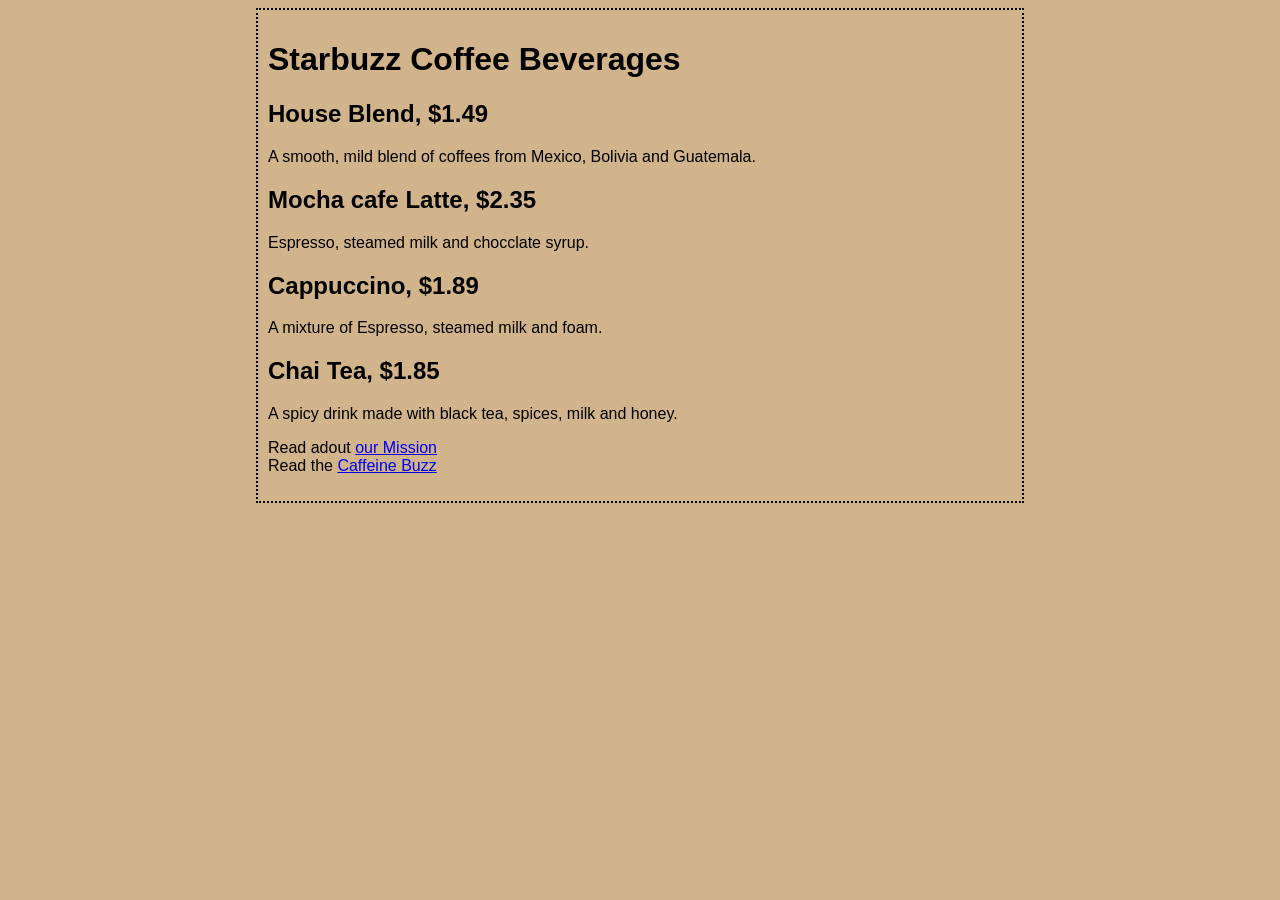
<file: 11.html>
<!DOCTYPE html>
<html lang="en">

<head>
    <meta charset="UTF-8">
    <meta http-equiv="X-UA-Compatible" content="IE=edge">
    <meta name="viewport" content="width=device-width, initial-scale=1.0">
    <title>Starbuzz Coffee</title>
    <style type="text/css">
        body {
            /* 设置背景色为土黄色 */
            background-color: #d2b48c;
            /* 设置左右外边距分别占页面的20% */
            margin-left: 20%;
            margin-right: 20%;
            /* 定义页面主体周围的边距是虚线，颜色为黑色 */
            border: 2px dotted black;
            /* 在页面主体周围创建一些内边距 */
            padding: 10px 10px 10px 10px;
            /* 定义文本使用的字体 */
            font-family: sans-serif;
        }
    </style>

<body>
    <h1>Starbuzz Coffee Beverages</h1>

    <h2>House Blend, $1.49</h2>
    <p>A smooth, mild blend of coffees from Mexico, Bolivia and Guatemala.</p>

    <h2>Mocha cafe Latte, $2.35</h2>
    <p>Espresso, steamed milk and chocclate syrup.</p>

    <h2>Cappuccino, $1.89</h2>
    <p>A mixture of Espresso, steamed milk and foam.</p>

    <h2>Chai Tea, $1.85</h2>
    <p>A spicy drink made with black tea, spices, milk and honey.</p>

    <p>
        Read adout <a href="mission.html" title="Read more about Starbuzz Coffee's important mission">our Mission</a>
        <br />
        Read the <a target="_blank" href="https://wickedlysmart.com/buzz/index.html#Coffee" title="Read add about caffeine on the Buzz">Caffeine Buzz</a>
    </p>
</body>

</html>
</file>
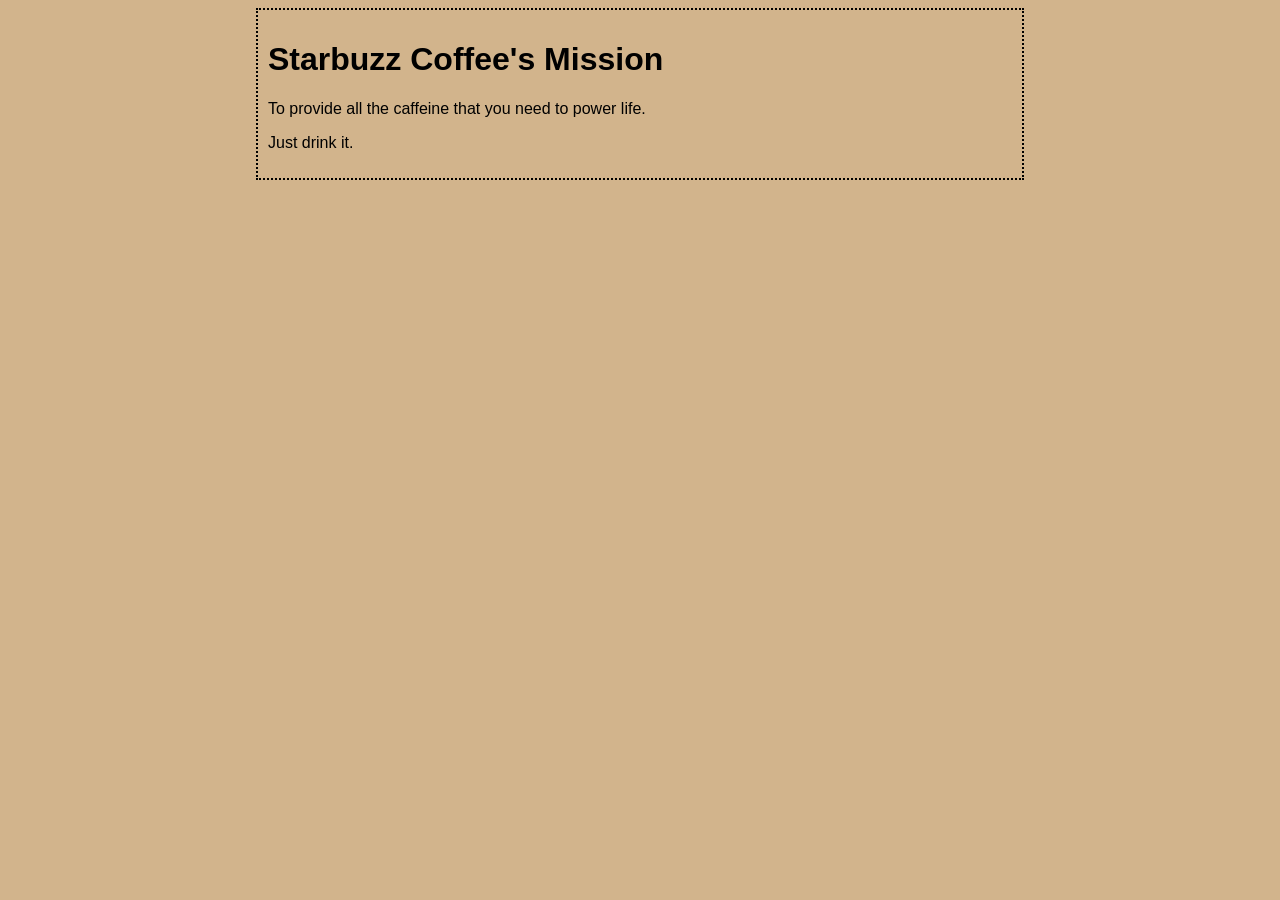
<file: mission.html>
<!DOCTYPE html>
<html lang="en">
<head>
    <meta charset="UTF-8">
    <meta http-equiv="X-UA-Compatible" content="IE=edge">
    <meta name="viewport" content="width=device-width, initial-scale=1.0">
    <title>Starbuzz Coffee's Mission</title>
    <style type="text/css">
        body {
            background-color: #d2b48c;
            margin-left: 20%;
            margin-right: 20%;
            border: 2px dotted black;
            padding: 10px 10px 10px 10px;
            font-family: sans-serif;
        }
    </style>
</head>
<body>
    <h1>Starbuzz Coffee's Mission</h1>
    <p>To provide all the caffeine that you need to power life.</p>
    <p>Just drink it.</p>
</body>
</html>
</file>
<file: css/main.css>
:root {
  --body-bg-color: #fff;
  --content-bg-color: #fff;
  --card-bg-color: #f5f5f5;
  --text-color: #555;
  --link-color: #555;
  --link-hover-color: #222;
  --brand-color: #fff;
  --brand-hover-color: #fff;
  --table-row-odd-bg-color: #f9f9f9;
  --table-row-hover-bg-color: #f5f5f5;
  --menu-item-bg-color: #f5f5f5;
}
html {
  line-height: 1.15; /* 1 */
  -webkit-text-size-adjust: 100%; /* 2 */
}
body {
  margin: 0;
}
main {
  display: block;
}
h1 {
  font-size: 2em;
  margin: 0.67em 0;
}
hr {
  box-sizing: content-box; /* 1 */
  height: 0; /* 1 */
  overflow: visible; /* 2 */
}
pre {
  font-family: monospace, monospace; /* 1 */
  font-size: 1em; /* 2 */
}
a {
  background: transparent;
}
abbr[title] {
  border-bottom: none; /* 1 */
  text-decoration: underline; /* 2 */
  text-decoration: underline dotted; /* 2 */
}
b,
strong {
  font-weight: bolder;
}
code,
kbd,
samp {
  font-family: monospace, monospace; /* 1 */
  font-size: 1em; /* 2 */
}
small {
  font-size: 80%;
}
sub,
sup {
  font-size: 75%;
  line-height: 0;
  position: relative;
  vertical-align: baseline;
}
sub {
  bottom: -0.25em;
}
sup {
  top: -0.5em;
}
img {
  border-style: none;
}
button,
input,
optgroup,
select,
textarea {
  font-family: inherit; /* 1 */
  font-size: 100%; /* 1 */
  line-height: 1.15; /* 1 */
  margin: 0; /* 2 */
}
button,
input {
/* 1 */
  overflow: visible;
}
button,
select {
/* 1 */
  text-transform: none;
}
button,
[type='button'],
[type='reset'],
[type='submit'] {
  -webkit-appearance: button;
}
button::-moz-focus-inner,
[type='button']::-moz-focus-inner,
[type='reset']::-moz-focus-inner,
[type='submit']::-moz-focus-inner {
  border-style: none;
  padding: 0;
}
button:-moz-focusring,
[type='button']:-moz-focusring,
[type='reset']:-moz-focusring,
[type='submit']:-moz-focusring {
  outline: 1px dotted ButtonText;
}
fieldset {
  padding: 0.35em 0.75em 0.625em;
}
legend {
  box-sizing: border-box; /* 1 */
  color: inherit; /* 2 */
  display: table; /* 1 */
  max-width: 100%; /* 1 */
  padding: 0; /* 3 */
  white-space: normal; /* 1 */
}
progress {
  vertical-align: baseline;
}
textarea {
  overflow: auto;
}
[type='checkbox'],
[type='radio'] {
  box-sizing: border-box; /* 1 */
  padding: 0; /* 2 */
}
[type='number']::-webkit-inner-spin-button,
[type='number']::-webkit-outer-spin-button {
  height: auto;
}
[type='search'] {
  outline-offset: -2px; /* 2 */
  -webkit-appearance: textfield; /* 1 */
}
[type='search']::-webkit-search-decoration {
  -webkit-appearance: none;
}
::-webkit-file-upload-button {
  font: inherit; /* 2 */
  -webkit-appearance: button; /* 1 */
}
details {
  display: block;
}
summary {
  display: list-item;
}
template {
  display: none;
}
[hidden] {
  display: none;
}
::selection {
  background: #262a30;
  color: #fff;
}
html,
body {
  height: 100%;
}
body {
  background: var(--body-bg-color);
  color: var(--text-color);
  font-family: 'Lato', "PingFang SC", "Microsoft YaHei", sans-serif;
  font-size: 1em;
  line-height: 2;
}
@media (max-width: 991px) {
  body {
    padding-left: 0 !important;
    padding-right: 0 !important;
  }
}
h1,
h2,
h3,
h4,
h5,
h6 {
  font-family: 'Lato', "PingFang SC", "Microsoft YaHei", sans-serif;
  font-weight: bold;
  line-height: 1.5;
  margin: 20px 0 15px;
}
h1 {
  font-size: 1.5em;
}
h2 {
  font-size: 1.375em;
}
h3 {
  font-size: 1.25em;
}
h4 {
  font-size: 1.125em;
}
h5 {
  font-size: 1em;
}
h6 {
  font-size: 0.875em;
}
p {
  margin: 0 0 20px 0;
}
a,
span.exturl {
  border-bottom: 1px solid #999;
  color: var(--link-color);
  outline: 0;
  text-decoration: none;
  overflow-wrap: break-word;
  word-wrap: break-word;
  cursor: pointer;
}
a:hover,
span.exturl:hover {
  border-bottom-color: var(--link-hover-color);
  color: var(--link-hover-color);
}
iframe,
img,
video {
  display: block;
  margin-left: auto;
  margin-right: auto;
  max-width: 100%;
}
hr {
  background-image: repeating-linear-gradient(-45deg, #ddd, #ddd 4px, transparent 4px, transparent 8px);
  border: 0;
  height: 3px;
  margin: 40px 0;
}
blockquote {
  border-left: 4px solid #ddd;
  color: #666;
  margin: 0;
  padding: 0 15px;
}
blockquote cite::before {
  content: '-';
  padding: 0 5px;
}
dt {
  font-weight: bold;
}
dd {
  margin: 0;
  padding: 0;
}
kbd {
  background-color: #f5f5f5;
  background-image: linear-gradient(#eee, #fff, #eee);
  border: 1px solid #ccc;
  border-radius: 0.2em;
  box-shadow: 0.1em 0.1em 0.2em rgba(0,0,0,0.1);
  font-family: inherit;
  padding: 0.1em 0.3em;
  white-space: nowrap;
}
.table-container {
  overflow: auto;
}
table {
  border-collapse: collapse;
  border-spacing: 0;
  font-size: 0.875em;
  margin: 0 0 20px 0;
  width: 100%;
}
tbody tr:nth-of-type(odd) {
  background: var(--table-row-odd-bg-color);
}
tbody tr:hover {
  background: var(--table-row-hover-bg-color);
}
caption,
th,
td {
  font-weight: normal;
  padding: 8px;
  text-align: left;
  vertical-align: middle;
}
th,
td {
  border: 1px solid #ddd;
  border-bottom: 3px solid #ddd;
}
th {
  font-weight: 700;
  padding-bottom: 10px;
}
td {
  border-bottom-width: 1px;
}
.btn {
  background: #222;
  border: 2px solid #222;
  border-radius: 0;
  color: #fff;
  display: inline-block;
  font-size: 0.875em;
  line-height: 2;
  padding: 0 20px;
  text-decoration: none;
  transition-property: background-color;
  transition-delay: 0s;
  transition-duration: 0.2s;
  transition-timing-function: ease-in-out;
}
.btn:hover {
  background: #fff;
  border-color: #222;
  color: #222;
}
.btn + .btn {
  margin: 0 0 8px 8px;
}
.btn .fa-fw {
  text-align: left;
  width: 1.285714285714286em;
}
.toggle {
  line-height: 0;
}
.toggle .toggle-line {
  background: #fff;
  display: inline-block;
  height: 2px;
  left: 0;
  position: relative;
  top: 0;
  transition: all 0.4s;
  vertical-align: top;
  width: 100%;
}
.toggle .toggle-line:not(:first-child) {
  margin-top: 3px;
}
.toggle.toggle-arrow .toggle-line-first {
  left: 50%;
  top: 2px;
  transform: rotate(45deg);
  width: 50%;
}
.toggle.toggle-arrow .toggle-line-middle {
  left: 2px;
  width: 90%;
}
.toggle.toggle-arrow .toggle-line-last {
  left: 50%;
  top: -2px;
  transform: rotate(-45deg);
  width: 50%;
}
.toggle.toggle-close .toggle-line-first {
  transform: rotate(-45deg);
  top: 5px;
}
.toggle.toggle-close .toggle-line-middle {
  opacity: 0;
}
.toggle.toggle-close .toggle-line-last {
  transform: rotate(45deg);
  top: -5px;
}
.highlight,
pre {
  background: #f7f7f7;
  color: #4d4d4c;
  line-height: 1.6;
  margin: 0 auto 20px;
}
pre,
code {
  font-family: consolas, Menlo, monospace, "PingFang SC", "Microsoft YaHei";
}
code {
  background: #eee;
  border-radius: 3px;
  color: #555;
  padding: 2px 4px;
  overflow-wrap: break-word;
  word-wrap: break-word;
}
.highlight *::selection {
  background: #d6d6d6;
}
.highlight pre {
  border: 0;
  margin: 0;
  padding: 10px 0;
}
.highlight table {
  border: 0;
  margin: 0;
  width: auto;
}
.highlight td {
  border: 0;
  padding: 0;
}
.highlight figcaption {
  background: #eee;
  color: #4d4d4c;
  display: flex;
  font-size: 0.875em;
  justify-content: space-between;
  line-height: 1.2;
  padding: 0.5em;
}
.highlight figcaption a {
  color: #4d4d4c;
}
.highlight figcaption a:hover {
  border-bottom-color: #4d4d4c;
}
.highlight .gutter {
  -moz-user-select: none;
  -ms-user-select: none;
  -webkit-user-select: none;
  user-select: none;
}
.highlight .gutter pre {
  background: #eff2f3;
  color: #869194;
  padding-left: 10px;
  padding-right: 10px;
  text-align: right;
}
.highlight .code pre {
  background: #f7f7f7;
  padding-left: 10px;
  width: 100%;
}
.gist table {
  width: auto;
}
.gist table td {
  border: 0;
}
pre {
  overflow: auto;
  padding: 10px;
}
pre code {
  background: none;
  color: #4d4d4c;
  font-size: 0.875em;
  padding: 0;
  text-shadow: none;
}
pre .deletion {
  background: #fdd;
}
pre .addition {
  background: #dfd;
}
pre .meta {
  color: #eab700;
  -moz-user-select: none;
  -ms-user-select: none;
  -webkit-user-select: none;
  user-select: none;
}
pre .comment {
  color: #8e908c;
}
pre .variable,
pre .attribute,
pre .tag,
pre .name,
pre .regexp,
pre .ruby .constant,
pre .xml .tag .title,
pre .xml .pi,
pre .xml .doctype,
pre .html .doctype,
pre .css .id,
pre .css .class,
pre .css .pseudo {
  color: #c82829;
}
pre .number,
pre .preprocessor,
pre .built_in,
pre .builtin-name,
pre .literal,
pre .params,
pre .constant,
pre .command {
  color: #f5871f;
}
pre .ruby .class .title,
pre .css .rules .attribute,
pre .string,
pre .symbol,
pre .value,
pre .inheritance,
pre .header,
pre .ruby .symbol,
pre .xml .cdata,
pre .special,
pre .formula {
  color: #718c00;
}
pre .title,
pre .css .hexcolor {
  color: #3e999f;
}
pre .function,
pre .python .decorator,
pre .python .title,
pre .ruby .function .title,
pre .ruby .title .keyword,
pre .perl .sub,
pre .javascript .title,
pre .coffeescript .title {
  color: #4271ae;
}
pre .keyword,
pre .javascript .function {
  color: #8959a8;
}
.blockquote-center {
  border-left: none;
  margin: 40px 0;
  padding: 0;
  position: relative;
  text-align: center;
}
.blockquote-center::before,
.blockquote-center::after {
  background-repeat: no-repeat;
  background-size: 22px 22px;
  content: ' ';
  display: block;
  height: 24px;
  opacity: 0.2;
  position: absolute;
  width: 100%;
}
.blockquote-center::before {
  background-image: url("../images/quote-l.svg");
  background-position: 0 -6px;
  border-top: 1px solid #ccc;
  top: -20px;
}
.blockquote-center::after {
  background-image: url("../images/quote-r.svg");
  background-position: 100% 8px;
  border-bottom: 1px solid #ccc;
  bottom: -20px;
}
.blockquote-center p,
.blockquote-center div {
  text-align: center;
}
.post-body .group-picture img {
  margin: 0 auto;
  padding: 0 3px;
}
.group-picture-row {
  margin-bottom: 6px;
  overflow: hidden;
}
.group-picture-column {
  float: left;
  margin-bottom: 10px;
}
.post-body .label {
  color: #555;
  display: inline;
  padding: 0 2px;
}
.post-body .label.default {
  background: #f0f0f0;
}
.post-body .label.primary {
  background: #efe6f7;
}
.post-body .label.info {
  background: #e5f2f8;
}
.post-body .label.success {
  background: #e7f4e9;
}
.post-body .label.warning {
  background: #fcf6e1;
}
.post-body .label.danger {
  background: #fae8eb;
}
.post-body .tabs {
  margin-bottom: 20px;
}
.post-body .tabs,
.tabs-comment {
  display: block;
  padding-top: 10px;
  position: relative;
}
.post-body .tabs ul.nav-tabs,
.tabs-comment ul.nav-tabs {
  display: flex;
  flex-wrap: wrap;
  margin: 0;
  margin-bottom: -1px;
  padding: 0;
}
@media (max-width: 413px) {
  .post-body .tabs ul.nav-tabs,
  .tabs-comment ul.nav-tabs {
    display: block;
    margin-bottom: 5px;
  }
}
.post-body .tabs ul.nav-tabs li.tab,
.tabs-comment ul.nav-tabs li.tab {
  border-bottom: 1px solid #ddd;
  border-left: 1px solid transparent;
  border-right: 1px solid transparent;
  border-top: 3px solid transparent;
  flex-grow: 1;
  list-style-type: none;
  border-radius: 0 0 0 0;
}
@media (max-width: 413px) {
  .post-body .tabs ul.nav-tabs li.tab,
  .tabs-comment ul.nav-tabs li.tab {
    border-bottom: 1px solid transparent;
    border-left: 3px solid transparent;
    border-right: 1px solid transparent;
    border-top: 1px solid transparent;
  }
}
@media (max-width: 413px) {
  .post-body .tabs ul.nav-tabs li.tab,
  .tabs-comment ul.nav-tabs li.tab {
    border-radius: 0;
  }
}
.post-body .tabs ul.nav-tabs li.tab a,
.tabs-comment ul.nav-tabs li.tab a {
  border-bottom: initial;
  display: block;
  line-height: 1.8;
  outline: 0;
  padding: 0.25em 0.75em;
  text-align: center;
  transition-delay: 0s;
  transition-duration: 0.2s;
  transition-timing-function: ease-out;
}
.post-body .tabs ul.nav-tabs li.tab a i,
.tabs-comment ul.nav-tabs li.tab a i {
  width: 1.285714285714286em;
}
.post-body .tabs ul.nav-tabs li.tab.active,
.tabs-comment ul.nav-tabs li.tab.active {
  border-bottom: 1px solid transparent;
  border-left: 1px solid #ddd;
  border-right: 1px solid #ddd;
  border-top: 3px solid #fc6423;
}
@media (max-width: 413px) {
  .post-body .tabs ul.nav-tabs li.tab.active,
  .tabs-comment ul.nav-tabs li.tab.active {
    border-bottom: 1px solid #ddd;
    border-left: 3px solid #fc6423;
    border-right: 1px solid #ddd;
    border-top: 1px solid #ddd;
  }
}
.post-body .tabs ul.nav-tabs li.tab.active a,
.tabs-comment ul.nav-tabs li.tab.active a {
  color: var(--link-color);
  cursor: default;
}
.post-body .tabs .tab-content .tab-pane,
.tabs-comment .tab-content .tab-pane {
  border: 1px solid #ddd;
  border-top: 0;
  padding: 20px 20px 0 20px;
  border-radius: 0;
}
.post-body .tabs .tab-content .tab-pane:not(.active),
.tabs-comment .tab-content .tab-pane:not(.active) {
  display: none;
}
.post-body .tabs .tab-content .tab-pane.active,
.tabs-comment .tab-content .tab-pane.active {
  display: block;
}
.post-body .tabs .tab-content .tab-pane.active:nth-of-type(1),
.tabs-comment .tab-content .tab-pane.active:nth-of-type(1) {
  border-radius: 0 0 0 0;
}
@media (max-width: 413px) {
  .post-body .tabs .tab-content .tab-pane.active:nth-of-type(1),
  .tabs-comment .tab-content .tab-pane.active:nth-of-type(1) {
    border-radius: 0;
  }
}
.post-body .note {
  border-radius: 3px;
  margin-bottom: 20px;
  padding: 1em;
  position: relative;
  border: 1px solid #eee;
  border-left-width: 5px;
}
.post-body .note h2,
.post-body .note h3,
.post-body .note h4,
.post-body .note h5,
.post-body .note h6 {
  margin-top: 0;
  border-bottom: initial;
  margin-bottom: 0;
  padding-top: 0;
}
.post-body .note p:first-child,
.post-body .note ul:first-child,
.post-body .note ol:first-child,
.post-body .note table:first-child,
.post-body .note pre:first-child,
.post-body .note blockquote:first-child,
.post-body .note img:first-child {
  margin-top: 0;
}
.post-body .note p:last-child,
.post-body .note ul:last-child,
.post-body .note ol:last-child,
.post-body .note table:last-child,
.post-body .note pre:last-child,
.post-body .note blockquote:last-child,
.post-body .note img:last-child {
  margin-bottom: 0;
}
.post-body .note.default {
  border-left-color: #777;
}
.post-body .note.default h2,
.post-body .note.default h3,
.post-body .note.default h4,
.post-body .note.default h5,
.post-body .note.default h6 {
  color: #777;
}
.post-body .note.primary {
  border-left-color: #6f42c1;
}
.post-body .note.primary h2,
.post-body .note.primary h3,
.post-body .note.primary h4,
.post-body .note.primary h5,
.post-body .note.primary h6 {
  color: #6f42c1;
}
.post-body .note.info {
  border-left-color: #428bca;
}
.post-body .note.info h2,
.post-body .note.info h3,
.post-body .note.info h4,
.post-body .note.info h5,
.post-body .note.info h6 {
  color: #428bca;
}
.post-body .note.success {
  border-left-color: #5cb85c;
}
.post-body .note.success h2,
.post-body .note.success h3,
.post-body .note.success h4,
.post-body .note.success h5,
.post-body .note.success h6 {
  color: #5cb85c;
}
.post-body .note.warning {
  border-left-color: #f0ad4e;
}
.post-body .note.warning h2,
.post-body .note.warning h3,
.post-body .note.warning h4,
.post-body .note.warning h5,
.post-body .note.warning h6 {
  color: #f0ad4e;
}
.post-body .note.danger {
  border-left-color: #d9534f;
}
.post-body .note.danger h2,
.post-body .note.danger h3,
.post-body .note.danger h4,
.post-body .note.danger h5,
.post-body .note.danger h6 {
  color: #d9534f;
}
.pagination .prev,
.pagination .next,
.pagination .page-number,
.pagination .space {
  display: inline-block;
  margin: 0 10px;
  padding: 0 11px;
  position: relative;
  top: -1px;
}
@media (max-width: 767px) {
  .pagination .prev,
  .pagination .next,
  .pagination .page-number,
  .pagination .space {
    margin: 0 5px;
  }
}
.pagination {
  border-top: 1px solid #eee;
  margin: 120px 0 0;
  text-align: center;
}
.pagination .prev,
.pagination .next,
.pagination .page-number {
  border-bottom: 0;
  border-top: 1px solid #eee;
  transition-property: border-color;
  transition-delay: 0s;
  transition-duration: 0.2s;
  transition-timing-function: ease-in-out;
}
.pagination .prev:hover,
.pagination .next:hover,
.pagination .page-number:hover {
  border-top-color: #222;
}
.pagination .space {
  margin: 0;
  padding: 0;
}
.pagination .prev {
  margin-left: 0;
}
.pagination .next {
  margin-right: 0;
}
.pagination .page-number.current {
  background: #ccc;
  border-top-color: #ccc;
  color: #fff;
}
@media (max-width: 767px) {
  .pagination {
    border-top: none;
  }
  .pagination .prev,
  .pagination .next,
  .pagination .page-number {
    border-bottom: 1px solid #eee;
    border-top: 0;
    margin-bottom: 10px;
    padding: 0 10px;
  }
  .pagination .prev:hover,
  .pagination .next:hover,
  .pagination .page-number:hover {
    border-bottom-color: #222;
  }
}
.comments {
  margin: 60px 20px 0;
  overflow: hidden;
}
.comment-button-group {
  display: flex;
  flex-wrap: wrap-reverse;
  justify-content: center;
  margin: 1em 0;
}
.comment-button-group .comment-button {
  margin: 0.1em 0.2em;
}
.comment-button-group .comment-button.active {
  background: #fff;
  border-color: #222;
  color: #222;
}
.comment-position {
  display: none;
}
.comment-position.active {
  display: block;
}
.tabs-comment {
  background: var(--content-bg-color);
  margin-top: 4em;
  padding-top: 0;
}
.tabs-comment .comments {
  border: 0;
  box-shadow: none;
  margin-top: 0;
  padding-top: 0;
}
.container {
  min-height: 100%;
  position: relative;
}
.main-inner {
  margin: 0 auto;
  width: 700px;
}
@media (min-width: 1200px) {
  .main-inner {
    width: 800px;
  }
}
@media (min-width: 1600px) {
  .main-inner {
    width: 900px;
  }
}
.header {
  background: transparent;
}
.header-inner {
  margin: 0 auto;
  width: 700px;
}
@media (min-width: 1200px) {
  .header-inner {
    width: 800px;
  }
}
@media (min-width: 1600px) {
  .header-inner {
    width: 900px;
  }
}
.site-brand-container {
  display: flex;
  flex-shrink: 0;
  padding: 0 10px;
}
.headband {
  background: #222;
  height: 3px;
}
.site-meta {
  flex-grow: 1;
  text-align: center;
}
@media (max-width: 767px) {
  .site-meta {
    text-align: center;
  }
}
.brand {
  border-bottom: none;
  color: var(--brand-color);
  display: inline-block;
  line-height: 1.375em;
  padding: 0 40px;
  position: relative;
}
.brand:hover {
  color: var(--brand-hover-color);
}
.site-title {
  display: inline-block;
  font-family: 'Lato', "PingFang SC", "Microsoft YaHei", sans-serif;
  font-size: 1.375em;
  font-weight: normal;
  line-height: 1.5;
  vertical-align: top;
}
.site-subtitle {
  color: #999;
  font-size: 0.8125em;
  margin: 10px 0;
}
.use-motion .brand {
  opacity: 0;
}
.use-motion .site-title,
.use-motion .site-subtitle,
.use-motion .custom-logo-image {
  opacity: 0;
  position: relative;
  top: -10px;
}
.site-nav-toggle,
.site-nav-right {
  display: none;
}
@media (max-width: 767px) {
  .site-nav-toggle,
  .site-nav-right {
    display: flex;
    flex-direction: column;
    justify-content: center;
  }
}
.site-nav-toggle .toggle,
.site-nav-right .toggle {
  color: var(--text-color);
  padding: 10px;
  width: 22px;
}
.site-nav-toggle .toggle .toggle-line,
.site-nav-right .toggle .toggle-line {
  background: var(--text-color);
  border-radius: 1px;
}
.site-nav {
  display: block;
}
@media (max-width: 767px) {
  .site-nav {
    clear: both;
    display: none;
  }
}
.site-nav.site-nav-on {
  display: block;
}
.menu {
  margin-top: 20px;
  padding-left: 0;
  text-align: center;
}
.menu-item {
  display: inline-block;
  list-style: none;
  margin: 0 10px;
}
@media (max-width: 767px) {
  .menu-item {
    display: block;
    margin-top: 10px;
  }
  .menu-item.menu-item-search {
    display: none;
  }
}
.menu-item a,
.menu-item span.exturl {
  border-bottom: 0;
  display: block;
  font-size: 0.8125em;
  transition-property: border-color;
  transition-delay: 0s;
  transition-duration: 0.2s;
  transition-timing-function: ease-in-out;
}
@media (hover: none) {
  .menu-item a:hover,
  .menu-item span.exturl:hover {
    border-bottom-color: transparent !important;
  }
}
.menu-item .fa {
  margin-right: 8px;
}
.menu-item .badge {
  display: inline-block;
  font-weight: bold;
  line-height: 1;
  margin-left: 0.35em;
  margin-top: 0.35em;
  text-align: center;
  white-space: nowrap;
}
@media (max-width: 767px) {
  .menu-item .badge {
    float: right;
    margin-left: 0;
  }
}
.menu-item-active a,
.menu .menu-item a:hover,
.menu .menu-item span.exturl:hover {
  background: var(--menu-item-bg-color);
}
.use-motion .menu-item {
  opacity: 0;
}
.sidebar {
  background: #222;
  bottom: 0;
  box-shadow: inset 0 2px 6px #000;
  position: fixed;
  top: 0;
}
@media (max-width: 991px) {
  .sidebar {
    display: none;
  }
}
.sidebar-inner {
  color: #999;
  padding: 18px 10px;
  text-align: center;
}
.cc-license {
  margin-top: 10px;
  text-align: center;
}
.cc-license .cc-opacity {
  border-bottom: none;
  opacity: 0.7;
}
.cc-license .cc-opacity:hover {
  opacity: 0.9;
}
.cc-license img {
  display: inline-block;
}
.site-author-image {
  border: 2px solid #333;
  display: block;
  margin: 0 auto;
  max-width: 96px;
  padding: 2px;
}
.site-author-name {
  color: #f5f5f5;
  font-weight: normal;
  margin: 5px 0 0;
  text-align: center;
}
.site-description {
  color: #999;
  font-size: 1em;
  margin-top: 5px;
  text-align: center;
}
.links-of-author {
  margin-top: 15px;
}
.links-of-author a,
.links-of-author span.exturl {
  border-bottom-color: #555;
  display: inline-block;
  font-size: 0.8125em;
  margin-bottom: 10px;
  margin-right: 10px;
  vertical-align: middle;
}
.links-of-author a::before,
.links-of-author span.exturl::before {
  background: #b660ff;
  border-radius: 50%;
  content: ' ';
  display: inline-block;
  height: 4px;
  margin-right: 3px;
  vertical-align: middle;
  width: 4px;
}
.sidebar-button {
  margin-top: 15px;
}
.sidebar-button a {
  border: 1px solid #fc6423;
  border-radius: 4px;
  color: #fc6423;
  display: inline-block;
  padding: 0 15px;
}
.sidebar-button a .fa {
  margin-right: 5px;
}
.sidebar-button a:hover {
  background: #fc6423;
  border: 1px solid #fc6423;
  color: #fff;
}
.sidebar-button a:hover .fa {
  color: #fff;
}
.links-of-blogroll {
  font-size: 0.8125em;
  margin-top: 10px;
}
.links-of-blogroll-title {
  font-size: 0.875em;
  font-weight: 600;
  margin-top: 0;
}
.links-of-blogroll-list {
  list-style: none;
  margin: 0;
  padding: 0;
}
#sidebar-dimmer {
  display: none;
}
@media (max-width: 767px) {
  #sidebar-dimmer {
    background: #000;
    display: block;
    height: 100%;
    left: 100%;
    opacity: 0;
    position: fixed;
    top: 0;
    width: 100%;
    z-index: 1100;
  }
  .sidebar-active + #sidebar-dimmer {
    opacity: 0.7;
    transform: translateX(-100%);
    transition: opacity 0.5s;
  }
}
.sidebar-nav {
  margin: 0;
  padding-bottom: 20px;
  padding-left: 0;
}
.sidebar-nav li {
  border-bottom: 1px solid transparent;
  color: #555;
  cursor: pointer;
  display: inline-block;
  font-size: 0.875em;
}
.sidebar-nav li.sidebar-nav-overview {
  margin-left: 10px;
}
.sidebar-nav li:hover {
  color: #f5f5f5;
}
.sidebar-nav .sidebar-nav-active {
  border-bottom-color: #87daff;
  color: #87daff;
}
.sidebar-nav .sidebar-nav-active:hover {
  color: #87daff;
}
.sidebar-panel {
  display: none;
  overflow-x: hidden;
  overflow-y: auto;
}
.sidebar-panel-active {
  display: block;
}
.sidebar-toggle {
  background: #222;
  bottom: 45px;
  cursor: pointer;
  height: 14px;
  left: 30px;
  padding: 5px;
  position: fixed;
  width: 14px;
  z-index: 1300;
}
@media (max-width: 991px) {
  .sidebar-toggle {
    left: 20px;
    opacity: 0.8;
    display: none;
  }
}
.sidebar-toggle:hover .toggle-line {
  background: #87daff;
}
.post-toc {
  font-size: 0.875em;
}
.post-toc ol {
  list-style: none;
  margin: 0;
  padding: 0 2px 5px 10px;
  text-align: left;
}
.post-toc ol > ol {
  padding-left: 0;
}
.post-toc ol a {
  transition-property: all;
  transition-delay: 0s;
  transition-duration: 0.2s;
  transition-timing-function: ease-in-out;
}
.post-toc .nav-item {
  line-height: 1.8;
  overflow: hidden;
  text-overflow: ellipsis;
  white-space: nowrap;
}
.post-toc .nav .nav-child {
  display: none;
}
.post-toc .nav .active > .nav-child {
  display: block;
}
.post-toc .nav .active-current > .nav-child {
  display: block;
}
.post-toc .nav .active-current > .nav-child > .nav-item {
  display: block;
}
.post-toc .nav .active > a {
  border-bottom-color: #87daff;
  color: #87daff;
}
.post-toc .nav .active-current > a {
  color: #87daff;
}
.post-toc .nav .active-current > a:hover {
  color: #87daff;
}
.site-state {
  display: flex;
  justify-content: center;
  line-height: 1.4;
  margin-top: 10px;
  overflow: hidden;
  text-align: center;
  white-space: nowrap;
}
.site-state-item {
  padding: 0 15px;
}
.site-state-item:not(:first-child) {
  border-left: 1px solid #333;
}
.site-state-item a {
  border-bottom: none;
}
.site-state-item-count {
  display: block;
  font-size: 1.25em;
  font-weight: 600;
  text-align: center;
}
.site-state-item-name {
  color: inherit;
  font-size: 0.875em;
}
.footer {
  color: #999;
  font-size: 0.875em;
  padding: 20px 0;
}
.footer.footer-fixed {
  bottom: 0;
  left: 0;
  position: absolute;
  right: 0;
}
.footer-inner {
  box-sizing: border-box;
  margin: 0 auto;
  text-align: center;
  width: 700px;
}
@media (min-width: 1200px) {
  .footer-inner {
    width: 800px;
  }
}
@media (min-width: 1600px) {
  .footer-inner {
    width: 900px;
  }
}
.with-love {
  color: #808080;
  display: inline-block;
  margin: 0 5px;
}
.powered-by,
.theme-info {
  display: inline-block;
}
@-moz-keyframes iconAnimate {
  0%, 100% {
    transform: scale(1);
  }
  10%, 30% {
    transform: scale(0.9);
  }
  20%, 40%, 60%, 80% {
    transform: scale(1.1);
  }
  50%, 70% {
    transform: scale(1.1);
  }
}
@-webkit-keyframes iconAnimate {
  0%, 100% {
    transform: scale(1);
  }
  10%, 30% {
    transform: scale(0.9);
  }
  20%, 40%, 60%, 80% {
    transform: scale(1.1);
  }
  50%, 70% {
    transform: scale(1.1);
  }
}
@-o-keyframes iconAnimate {
  0%, 100% {
    transform: scale(1);
  }
  10%, 30% {
    transform: scale(0.9);
  }
  20%, 40%, 60%, 80% {
    transform: scale(1.1);
  }
  50%, 70% {
    transform: scale(1.1);
  }
}
@keyframes iconAnimate {
  0%, 100% {
    transform: scale(1);
  }
  10%, 30% {
    transform: scale(0.9);
  }
  20%, 40%, 60%, 80% {
    transform: scale(1.1);
  }
  50%, 70% {
    transform: scale(1.1);
  }
}
.back-to-top {
  font-size: 12px;
  text-align: center;
  transition-delay: 0s;
  transition-duration: 0.2s;
  transition-timing-function: ease-in-out;
}
.back-to-top {
  background: #222;
  bottom: -100px;
  box-sizing: border-box;
  color: #fff;
  cursor: pointer;
  left: 30px;
  opacity: 1;
  padding: 0 6px;
  position: fixed;
  transition-property: bottom;
  z-index: 1300;
  width: 24px;
}
.back-to-top span {
  display: none;
}
.back-to-top:hover {
  color: #87daff;
}
.back-to-top.back-to-top-on {
  bottom: 19px;
}
@media (max-width: 991px) {
  .back-to-top {
    left: 20px;
    opacity: 0.8;
  }
}
.post-body {
  font-family: 'Lato', "PingFang SC", "Microsoft YaHei", sans-serif;
  overflow-wrap: break-word;
  word-wrap: break-word;
}
@media (min-width: 1200px) {
  .post-body {
    font-size: 1.125em;
  }
}
.post-body span.exturl .fa {
  font-size: 0.875em;
  margin-left: 4px;
}
.post-body .image-caption,
.post-body .figure .caption {
  color: #999;
  font-size: 0.875em;
  font-weight: bold;
  line-height: 1;
  margin: -20px auto 15px;
  text-align: center;
}
.post-sticky-flag {
  display: inline-block;
  transform: rotate(30deg);
}
.post-button {
  margin-top: 40px;
  text-align: center;
}
.use-motion .post-block,
.use-motion .pagination,
.use-motion .comments {
  opacity: 0;
}
.use-motion .post-header {
  opacity: 0;
}
.use-motion .post-body {
  opacity: 0;
}
.use-motion .collection-header {
  opacity: 0;
}
.posts-collapse {
  margin-left: 55px;
  position: relative;
}
@media (max-width: 767px) {
  .posts-collapse {
    margin-left: 20px;
    margin-right: 20px;
  }
}
.posts-collapse .collection-title {
  font-size: 1.125em;
  position: relative;
}
.posts-collapse .collection-title::before {
  background: #999;
  border: 1px solid #fff;
  border-radius: 50%;
  content: ' ';
  height: 10px;
  left: 0;
  margin-left: -6px;
  margin-top: -4px;
  position: absolute;
  top: 50%;
  width: 10px;
}
.posts-collapse .collection-year {
  margin: 60px 0;
  position: relative;
}
.posts-collapse .collection-year::before {
  background: #bbb;
  border-radius: 50%;
  content: ' ';
  height: 8px;
  left: 0;
  margin-left: -4px;
  margin-top: -4px;
  position: absolute;
  top: 50%;
  width: 8px;
}
.posts-collapse .collection-header {
  display: inline-block;
  margin: 0 0 0 20px;
}
.posts-collapse .collection-header small {
  color: #bbb;
  margin-left: 5px;
}
.posts-collapse .post-header {
  border-bottom: 1px dashed #ccc;
  margin: 30px 0;
  padding-left: 15px;
  position: relative;
  transition-property: border;
  transition-delay: 0s;
  transition-duration: 0.2s;
  transition-timing-function: ease-in-out;
}
.posts-collapse .post-header::before {
  background: #bbb;
  border: 1px solid #fff;
  border-radius: 50%;
  content: ' ';
  height: 6px;
  left: 0;
  margin-left: -4px;
  position: absolute;
  top: 0.75em;
  transition-property: background;
  width: 6px;
  transition-delay: 0s;
  transition-duration: 0.2s;
  transition-timing-function: ease-in-out;
}
.posts-collapse .post-header:hover {
  border-bottom-color: #666;
}
.posts-collapse .post-header:hover::before {
  background: #222;
}
.posts-collapse .post-meta {
  display: inline;
  font-size: 0.75em;
  margin-right: 10px;
}
.posts-collapse .post-title {
  display: inline;
  font-size: 1em;
  font-weight: normal;
}
.posts-collapse .post-title a,
.posts-collapse .post-title span.exturl {
  border-bottom: none;
  color: var(--link-color);
}
.posts-collapse::before {
  background: #f5f5f5;
  content: ' ';
  height: 100%;
  left: 0;
  margin-left: -2px;
  position: absolute;
  top: 1.25em;
  width: 4px;
}
.posts-collapse .fa-external-link {
  font-size: 0.875em;
  margin-left: 5px;
}
.post-eof {
  background: #ccc;
  height: 1px;
  margin: 80px auto 60px;
  text-align: center;
  width: 8%;
}
.post-block:last-child .post-eof {
  display: none;
}
.posts-expand {
  padding-top: 40px;
}
@media (max-width: 767px) {
  .posts-expand {
    margin: 0 20px;
  }
}
@media (min-width: 992px) {
  .post-body {
    text-align: justify;
  }
}
@media (max-width: 991px) {
  .post-body {
    text-align: justify;
  }
}
.post-body h1,
.post-body h2,
.post-body h3,
.post-body h4,
.post-body h5,
.post-body h6 {
  padding-top: 10px;
}
.post-body h1 .header-anchor,
.post-body h2 .header-anchor,
.post-body h3 .header-anchor,
.post-body h4 .header-anchor,
.post-body h5 .header-anchor,
.post-body h6 .header-anchor {
  border-bottom-style: none;
  color: #ccc;
  float: right;
  margin-left: 10px;
  visibility: hidden;
}
.post-body h1 .header-anchor:hover,
.post-body h2 .header-anchor:hover,
.post-body h3 .header-anchor:hover,
.post-body h4 .header-anchor:hover,
.post-body h5 .header-anchor:hover,
.post-body h6 .header-anchor:hover {
  color: inherit;
}
.post-body h1:hover .header-anchor,
.post-body h2:hover .header-anchor,
.post-body h3:hover .header-anchor,
.post-body h4:hover .header-anchor,
.post-body h5:hover .header-anchor,
.post-body h6:hover .header-anchor {
  visibility: visible;
}
.post-body iframe,
.post-body img,
.post-body video {
  margin-bottom: 20px;
}
.post-body .video-container {
  height: 0;
  margin-bottom: 20px;
  overflow: hidden;
  padding-top: 75%;
  position: relative;
  width: 100%;
}
.post-body .video-container iframe,
.post-body .video-container object,
.post-body .video-container embed {
  height: 100%;
  left: 0;
  margin: 0;
  position: absolute;
  top: 0;
  width: 100%;
}
.post-gallery {
  align-items: center;
  display: grid;
  grid-gap: 10px;
  grid-template-columns: 1fr 1fr 1fr;
  margin-bottom: 20px;
}
@media (max-width: 767px) {
  .post-gallery {
    grid-template-columns: 1fr 1fr;
  }
}
.post-gallery a {
  border: 0;
}
.post-gallery img {
  margin: 0;
}
.posts-expand .post-header {
  font-size: 1.125em;
}
.posts-expand .post-title {
  font-weight: normal;
  margin: initial;
  text-align: center;
  overflow-wrap: break-word;
  word-wrap: break-word;
}
.posts-expand .post-title-link {
  border-bottom: none;
  color: var(--link-color);
  display: inline-block;
  position: relative;
  vertical-align: top;
}
.posts-expand .post-title-link::before {
  background: var(--link-color);
  bottom: 0;
  content: '';
  height: 2px;
  left: 0;
  position: absolute;
  transform: scaleX(0);
  visibility: hidden;
  width: 100%;
  transition-delay: 0s;
  transition-duration: 0.2s;
  transition-timing-function: ease-in-out;
}
.posts-expand .post-title-link:hover::before {
  transform: scaleX(1);
  visibility: visible;
}
.posts-expand .post-title-link .fa {
  font-size: 0.875em;
  margin-left: 5px;
}
.posts-expand .post-meta {
  color: #999;
  font-family: 'Lato', "PingFang SC", "Microsoft YaHei", sans-serif;
  font-size: 0.75em;
  margin: 3px 0 60px 0;
  text-align: center;
}
.posts-expand .post-meta .post-description {
  font-size: 0.875em;
  margin-top: 2px;
}
.posts-expand .post-meta time {
  border-bottom: 1px dashed #999;
  cursor: pointer;
}
.post-meta .post-meta-item + .post-meta-item::before {
  content: '|';
  margin: 0 0.5em;
}
.post-meta-divider {
  margin: 0 0.5em;
}
.post-meta-item-icon {
  margin-right: 3px;
}
@media (max-width: 991px) {
  .post-meta-item-icon {
    display: inline-block;
  }
}
@media (max-width: 991px) {
  .post-meta-item-text {
    display: none;
  }
}
.post-nav {
  border-top: 1px solid #eee;
  display: flex;
  justify-content: space-between;
  margin-top: 15px;
  padding-top: 10px;
}
.post-nav-item {
  flex: 1;
}
.post-nav-item a {
  border-bottom: none;
  display: block;
  font-size: 0.875em;
  line-height: 1.6;
  position: relative;
}
.post-nav-item a:active {
  top: 2px;
}
.post-nav-item .fa {
  font-size: 0.75em;
}
.post-nav-item:first-child {
  margin-right: 15px;
}
.post-nav-item:first-child a {
  padding-left: 5px;
}
.post-nav-item:first-child .fa {
  margin-right: 5px;
}
.post-nav-item:last-child {
  margin-left: 15px;
  text-align: right;
}
.post-nav-item:last-child a {
  padding-right: 5px;
}
.post-nav-item:last-child .fa {
  margin-left: 5px;
}
.rtl.post-body p,
.rtl.post-body a,
.rtl.post-body h1,
.rtl.post-body h2,
.rtl.post-body h3,
.rtl.post-body h4,
.rtl.post-body h5,
.rtl.post-body h6,
.rtl.post-body li,
.rtl.post-body ul,
.rtl.post-body ol {
  direction: rtl;
  font-family: UKIJ Ekran;
}
.rtl.post-title {
  font-family: UKIJ Ekran;
}
.post-tags {
  margin-top: 40px;
  text-align: center;
}
.post-tags a {
  display: inline-block;
  font-size: 0.8125em;
}
.post-tags a:not(:last-child) {
  margin-right: 10px;
}
.post-widgets {
  border-top: 1px solid #eee;
  margin-top: 15px;
  text-align: center;
}
.wp_rating {
  height: 20px;
  line-height: 20px;
  margin-top: 10px;
  padding-top: 6px;
  text-align: center;
}
.social-like {
  display: flex;
  font-size: 0.875em;
  justify-content: center;
  text-align: center;
}
.reward-container {
  margin: 20px auto;
  padding: 10px 0;
  text-align: center;
  width: 90%;
}
.reward-container button {
  background: #ff2a2a;
  border: 0;
  border-radius: 5px;
  color: #fff;
  cursor: pointer;
  line-height: 2;
  outline: 0;
  padding: 0 15px;
  vertical-align: text-top;
}
.reward-container button:hover {
  background: #f55;
}
#qr {
  padding-top: 20px;
}
#qr a {
  border: 0;
}
#qr img {
  display: inline-block;
  margin: 0.8em 2em 0 2em;
  max-width: 100%;
  width: 180px;
}
#qr p {
  text-align: center;
}
.category-all-page .category-all-title {
  text-align: center;
}
.category-all-page .category-all {
  margin-top: 20px;
}
.category-all-page .category-list {
  list-style: none;
  margin: 0;
  padding: 0;
}
.category-all-page .category-list-item {
  margin: 5px 10px;
}
.category-all-page .category-list-count {
  color: #bbb;
}
.category-all-page .category-list-count::before {
  content: ' (';
  display: inline;
}
.category-all-page .category-list-count::after {
  content: ') ';
  display: inline;
}
.category-all-page .category-list-child {
  padding-left: 10px;
}
.event-list {
  padding: 0;
}
.event-list hr {
  background: #222;
  margin: 20px 0 45px 0;
}
.event-list hr::after {
  background: #222;
  color: #fff;
  content: 'NOW';
  display: inline-block;
  font-weight: bold;
  padding: 0 5px;
  text-align: right;
}
.event-list .event {
  background: #222;
  margin: 20px 0;
  min-height: 40px;
  padding: 15px 0 15px 10px;
}
.event-list .event .event-summary {
  color: #fff;
  margin: 0;
  padding-bottom: 3px;
}
.event-list .event .event-summary::before {
  animation: dot-flash 1s alternate infinite ease-in-out;
  color: #fff;
  content: '\f111';
  display: inline-block;
  font-family: 'FontAwesome';
  font-size: 10px;
  margin-right: 25px;
  vertical-align: middle;
}
.event-list .event .event-relative-time {
  color: #bbb;
  display: inline-block;
  font-size: 12px;
  font-weight: normal;
  padding-left: 12px;
}
.event-list .event .event-details {
  color: #fff;
  display: block;
  line-height: 18px;
  margin-left: 56px;
  padding-bottom: 6px;
  padding-top: 3px;
  text-indent: -24px;
}
.event-list .event .event-details::before {
  color: #fff;
  display: inline-block;
  font-family: 'FontAwesome';
  margin-right: 9px;
  text-align: center;
  text-indent: 0;
  width: 14px;
}
.event-list .event .event-details.event-location::before {
  content: '\f041';
}
.event-list .event .event-details.event-duration::before {
  content: '\f017';
}
.event-list .event-past {
  background: #f5f5f5;
}
.event-list .event-past .event-summary,
.event-list .event-past .event-details {
  color: #bbb;
  opacity: 0.9;
}
.event-list .event-past .event-summary::before,
.event-list .event-past .event-details::before {
  animation: none;
  color: #bbb;
}
@-moz-keyframes dot-flash {
  from {
    opacity: 1;
    transform: scale(1);
  }
  to {
    opacity: 0;
    transform: scale(0.8);
  }
}
@-webkit-keyframes dot-flash {
  from {
    opacity: 1;
    transform: scale(1);
  }
  to {
    opacity: 0;
    transform: scale(0.8);
  }
}
@-o-keyframes dot-flash {
  from {
    opacity: 1;
    transform: scale(1);
  }
  to {
    opacity: 0;
    transform: scale(0.8);
  }
}
@keyframes dot-flash {
  from {
    opacity: 1;
    transform: scale(1);
  }
  to {
    opacity: 0;
    transform: scale(0.8);
  }
}
ul.breadcrumb {
  font-size: 0.75em;
  list-style: none;
  margin: 1em 0;
  padding: 0 2em;
  text-align: center;
}
ul.breadcrumb li {
  display: inline;
}
ul.breadcrumb li + li::before {
  content: '/\00a0';
  font-weight: normal;
  padding: 0.5em;
}
ul.breadcrumb li + li:last-child {
  font-weight: bold;
}
.tag-cloud {
  text-align: center;
}
.tag-cloud a {
  display: inline-block;
  margin: 10px;
}
.tag-cloud a:hover {
  color: #222 !important;
}
@media (max-width: 767px) {
  .header-inner,
  .main-inner,
  .footer-inner {
    width: auto;
  }
}
.header-inner {
  padding-top: 100px;
}
@media (max-width: 767px) {
  .header-inner {
    padding-top: 50px;
  }
}
.main-inner {
  padding-bottom: 60px;
}
.content {
  padding-top: 70px;
}
@media (max-width: 767px) {
  .content {
    padding-top: 35px;
  }
}
embed {
  display: block;
  margin: 0 auto 25px auto;
}
.custom-logo .site-meta-headline {
  text-align: center;
}
.custom-logo .site-title {
  color: #222;
  margin: 10px auto 0;
}
.custom-logo .site-title a {
  border: 0;
}
.custom-logo-image {
  background: #fff;
  margin: 0 auto;
  max-width: 150px;
  padding: 5px;
}
.brand {
  background: #222;
}
@media (max-width: 767px) {
  .site-nav {
    border-bottom: 1px solid #ddd;
    border-top: 1px solid #ddd;
    left: 0;
    margin: 0;
    padding: 0;
    width: 100%;
  }
}
@media (max-width: 767px) {
  .menu {
    text-align: left;
  }
}
.menu-item-active a,
.menu .menu-item a:hover,
.menu .menu-item span.exturl:hover {
  background: transparent;
  border-bottom: 1px solid var(--link-hover-color) !important;
}
@media (max-width: 767px) {
  .menu-item-active a,
  .menu .menu-item a:hover,
  .menu .menu-item span.exturl:hover {
    border-bottom: 1px dotted #ddd !important;
  }
}
@media (max-width: 767px) {
  .menu .menu-item {
    margin: 0 10px;
  }
}
.menu .menu-item a,
.menu .menu-item span.exturl {
  border-bottom: 1px solid transparent;
}
@media (max-width: 767px) {
  .menu .menu-item a,
  .menu .menu-item span.exturl {
    padding: 5px 10px;
  }
}
@media (min-width: 768px) and (max-width: 991px) {
  .menu .menu-item .fa {
    display: block;
    line-height: 2;
    margin-right: 0;
    width: 100%;
  }
}
@media (min-width: 992px) {
  .menu .menu-item .fa {
    display: block;
    line-height: 2;
    margin-right: 0;
    width: 100%;
  }
}
.menu .menu-item .badge {
  background: #eee;
  padding: 1px 4px;
}
.sub-menu {
  margin: 10px 0;
}
.sub-menu .menu-item {
  display: inline-block;
}
.sidebar {
  left: -320px;
}
.sidebar.sidebar-active {
  left: 0;
}
.sidebar {
  width: 320px;
  z-index: 1200;
  transition-delay: 0s;
  transition-duration: 0.2s;
  transition-timing-function: ease-out;
}
.sidebar a,
.sidebar span.exturl {
  border-bottom-color: #555;
  color: #999;
}
.sidebar a:hover,
.sidebar span.exturl:hover {
  border-bottom-color: #eee;
  color: #eee;
}
.links-of-blogroll-item {
  padding: 2px 10px;
}
.links-of-blogroll-item a,
.links-of-blogroll-item span.exturl {
  box-sizing: border-box;
  display: inline-block;
  max-width: 280px;
  overflow: hidden;
  text-overflow: ellipsis;
  white-space: nowrap;
}
</file>
